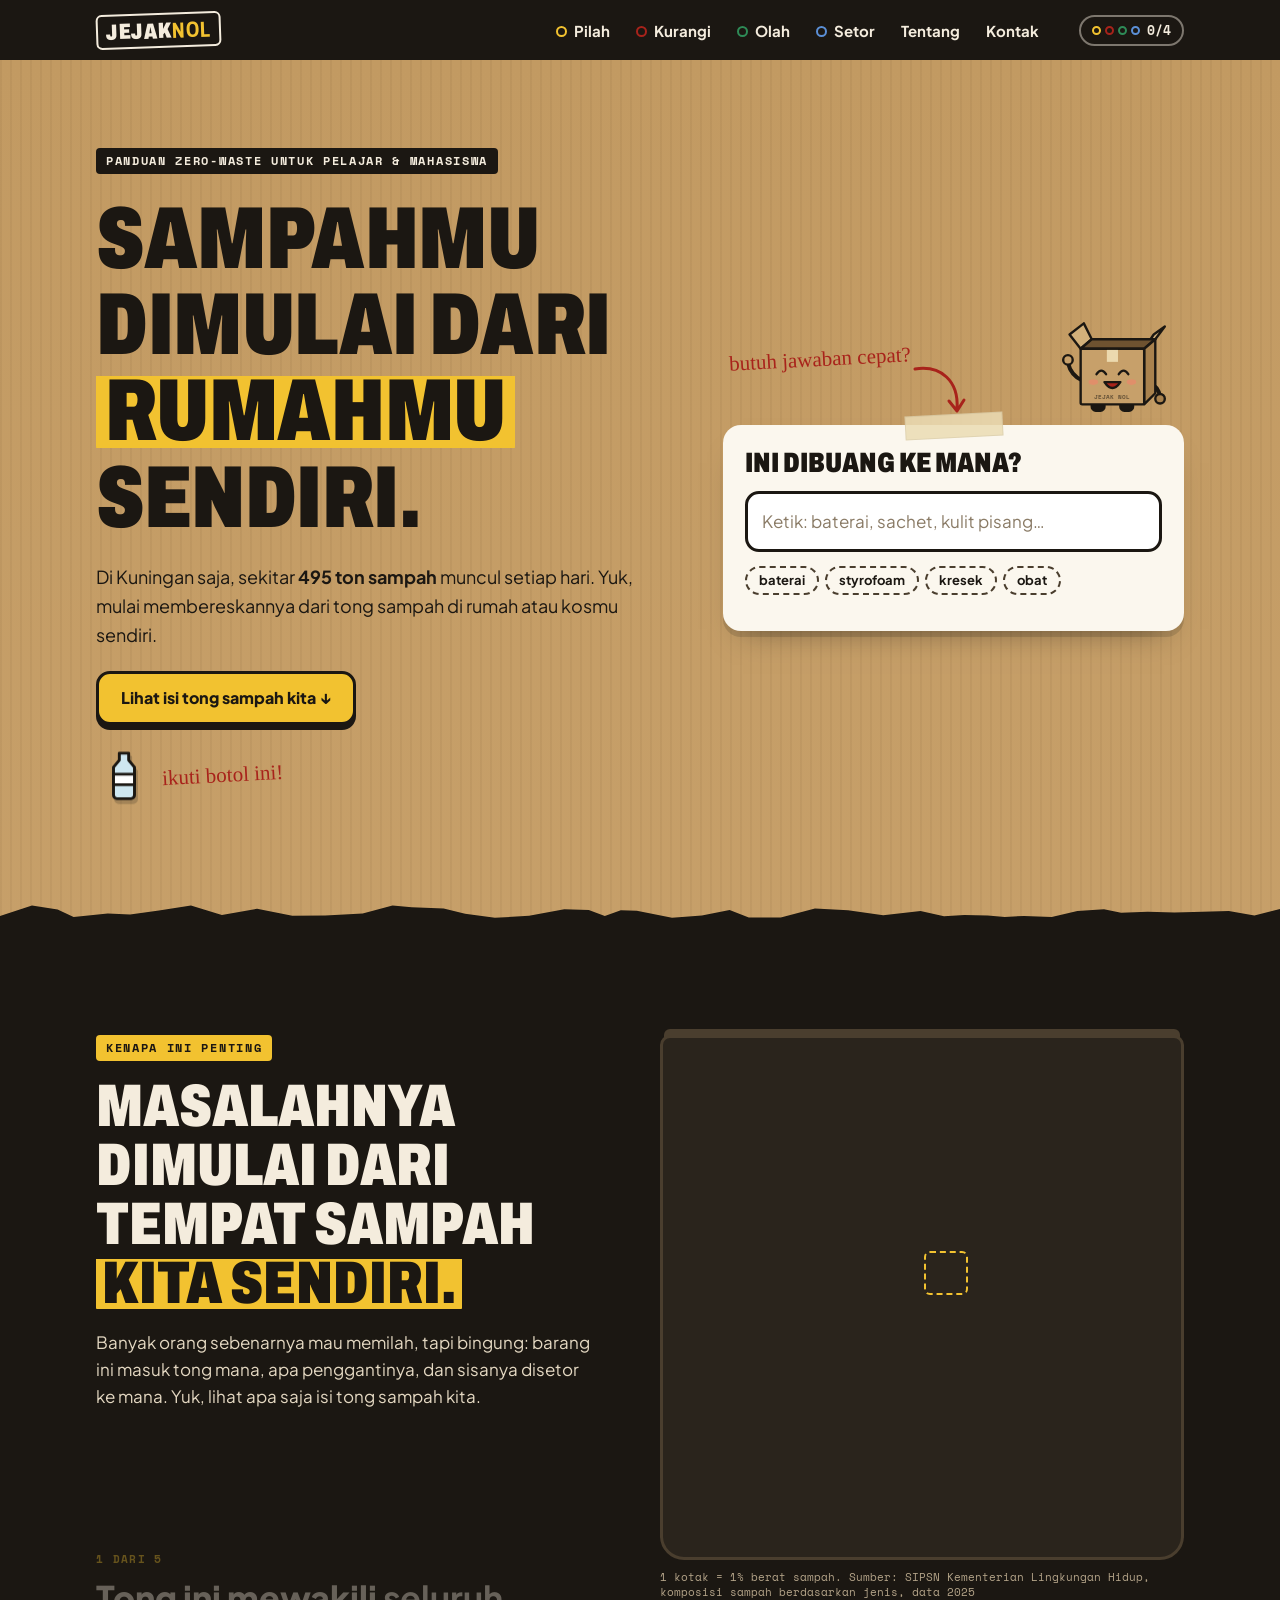
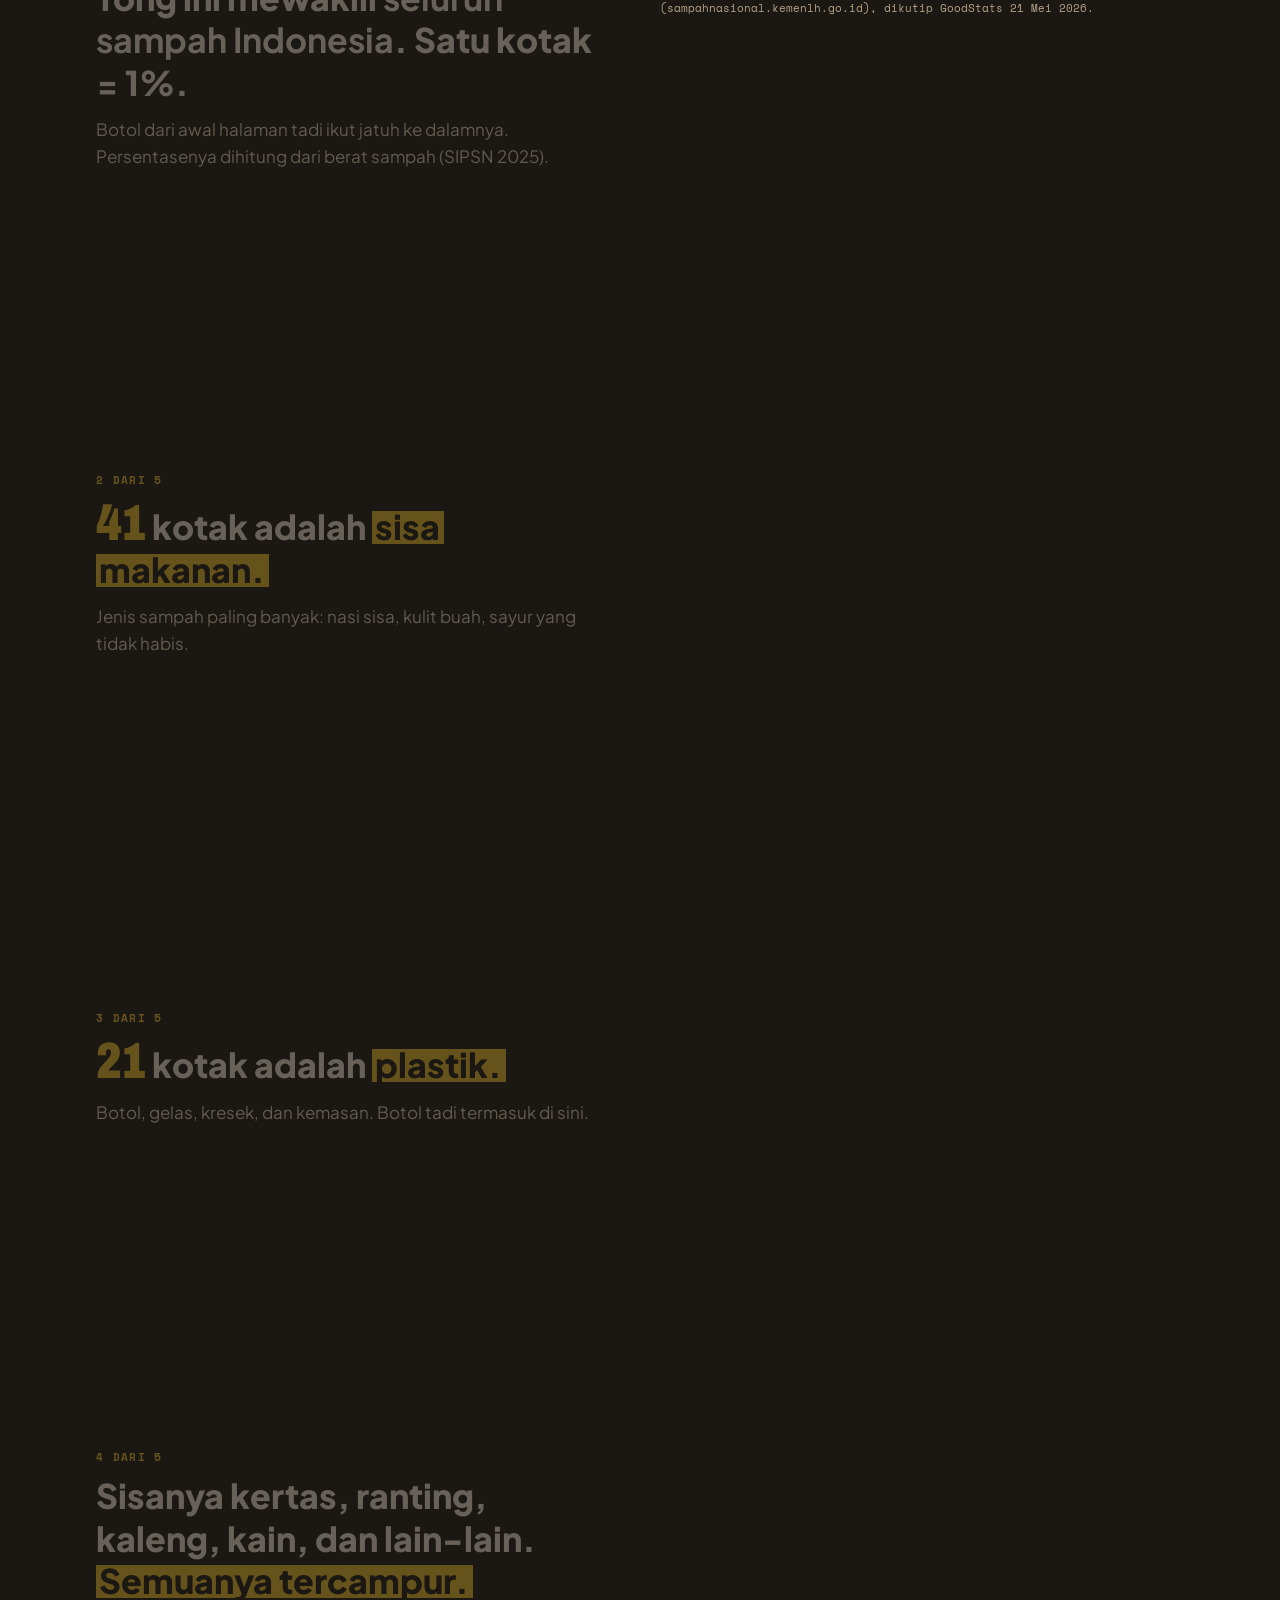
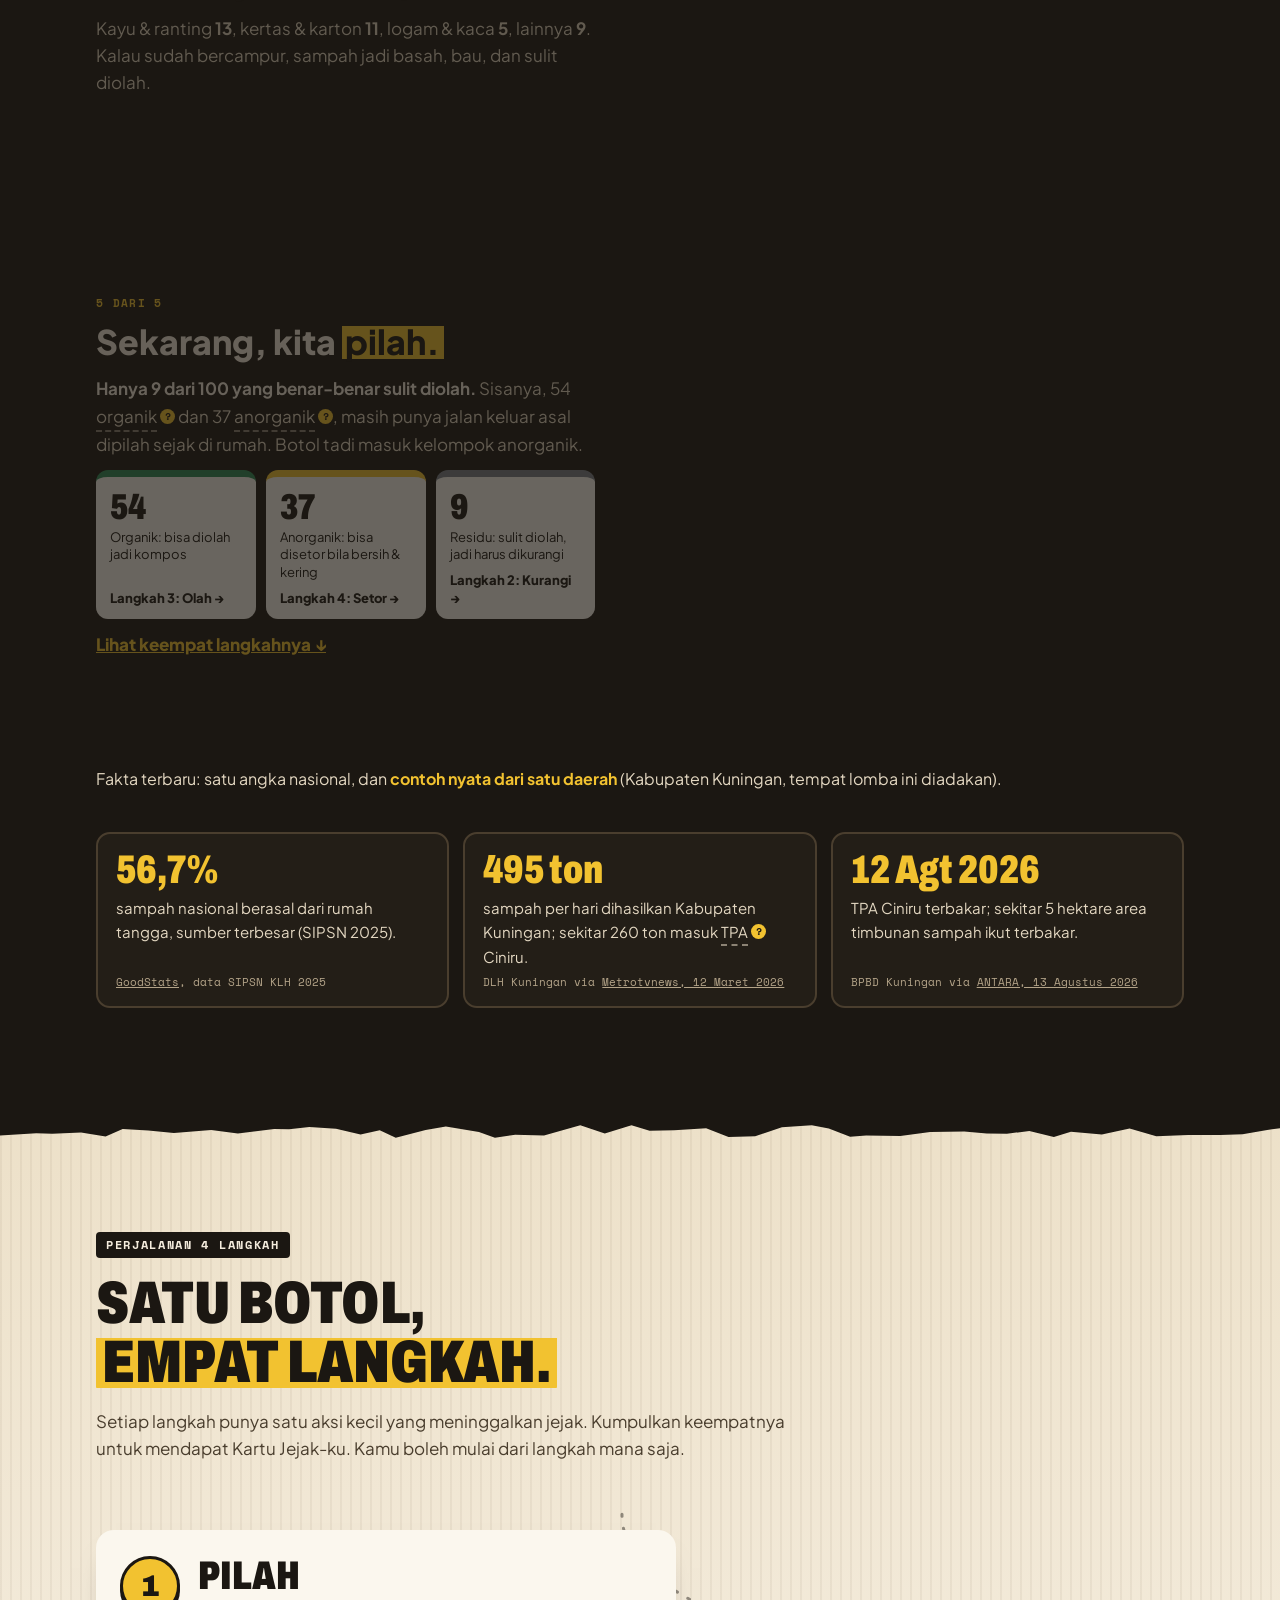
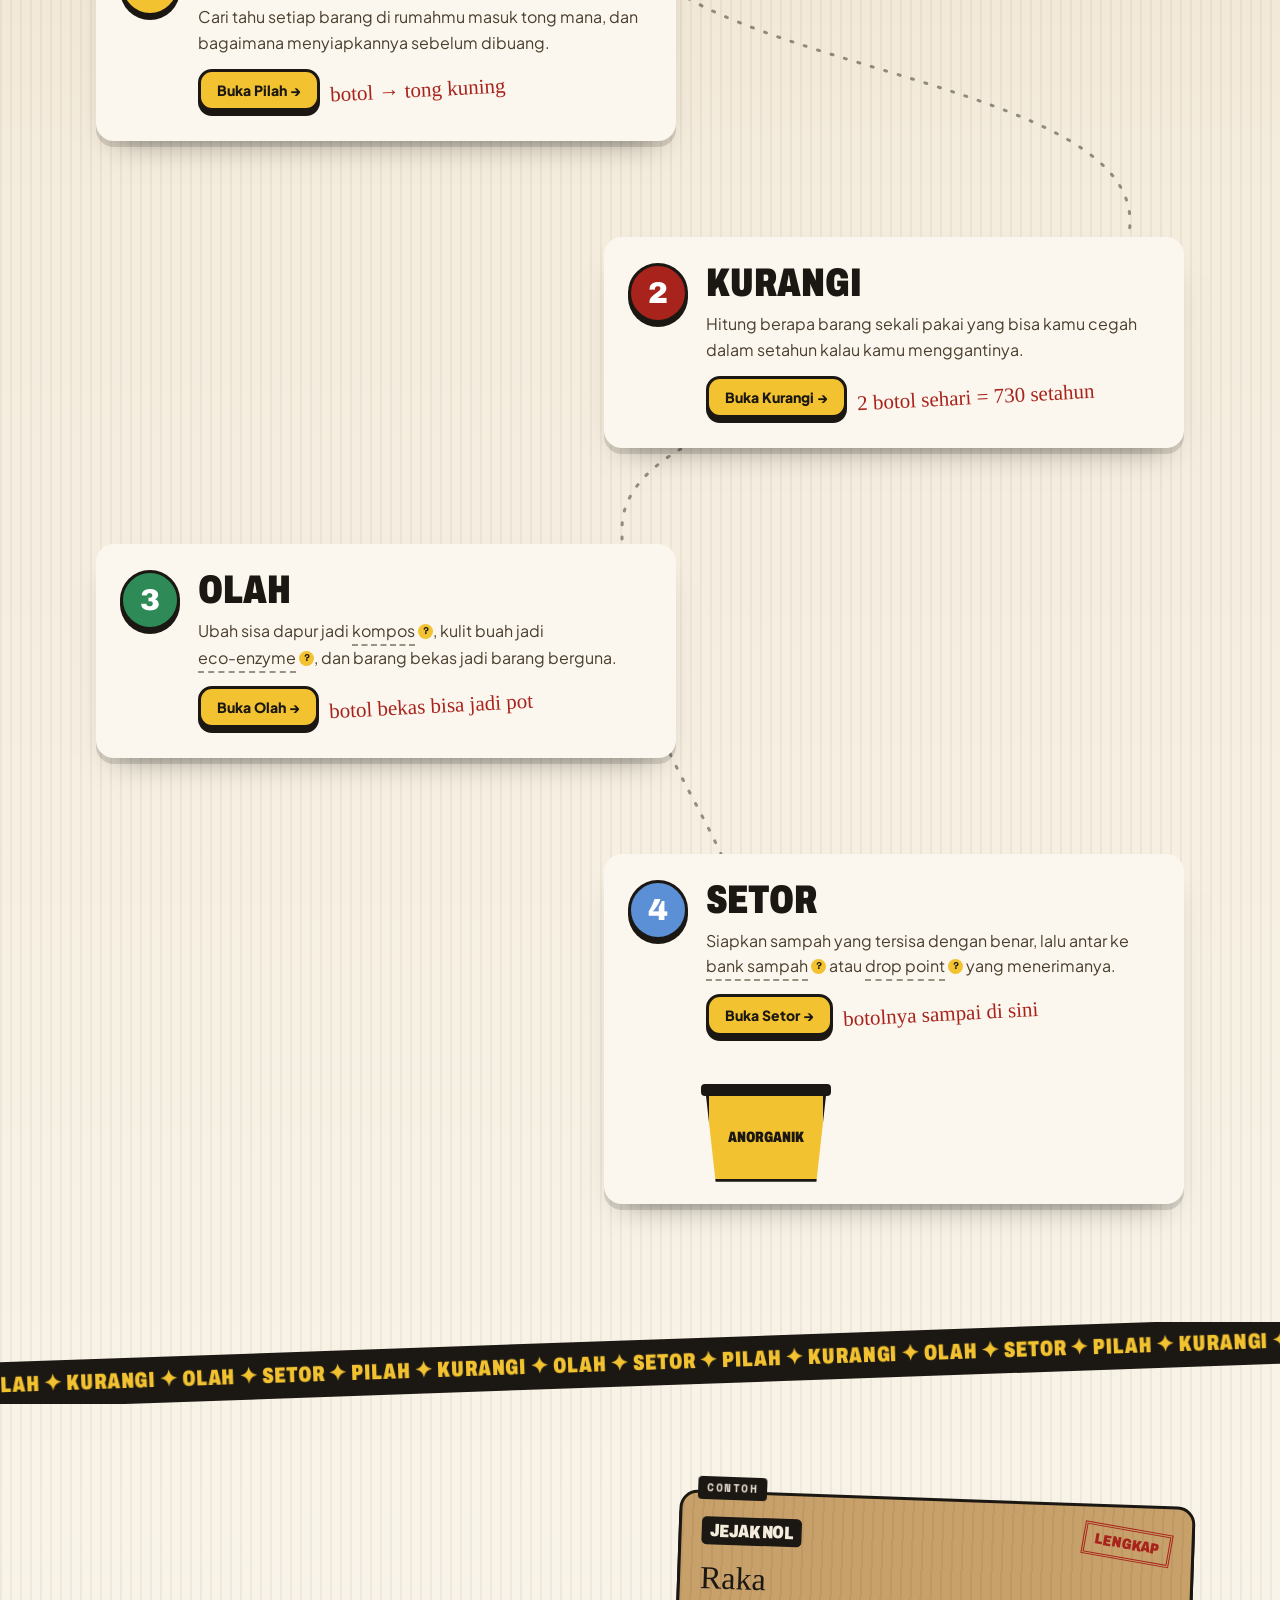
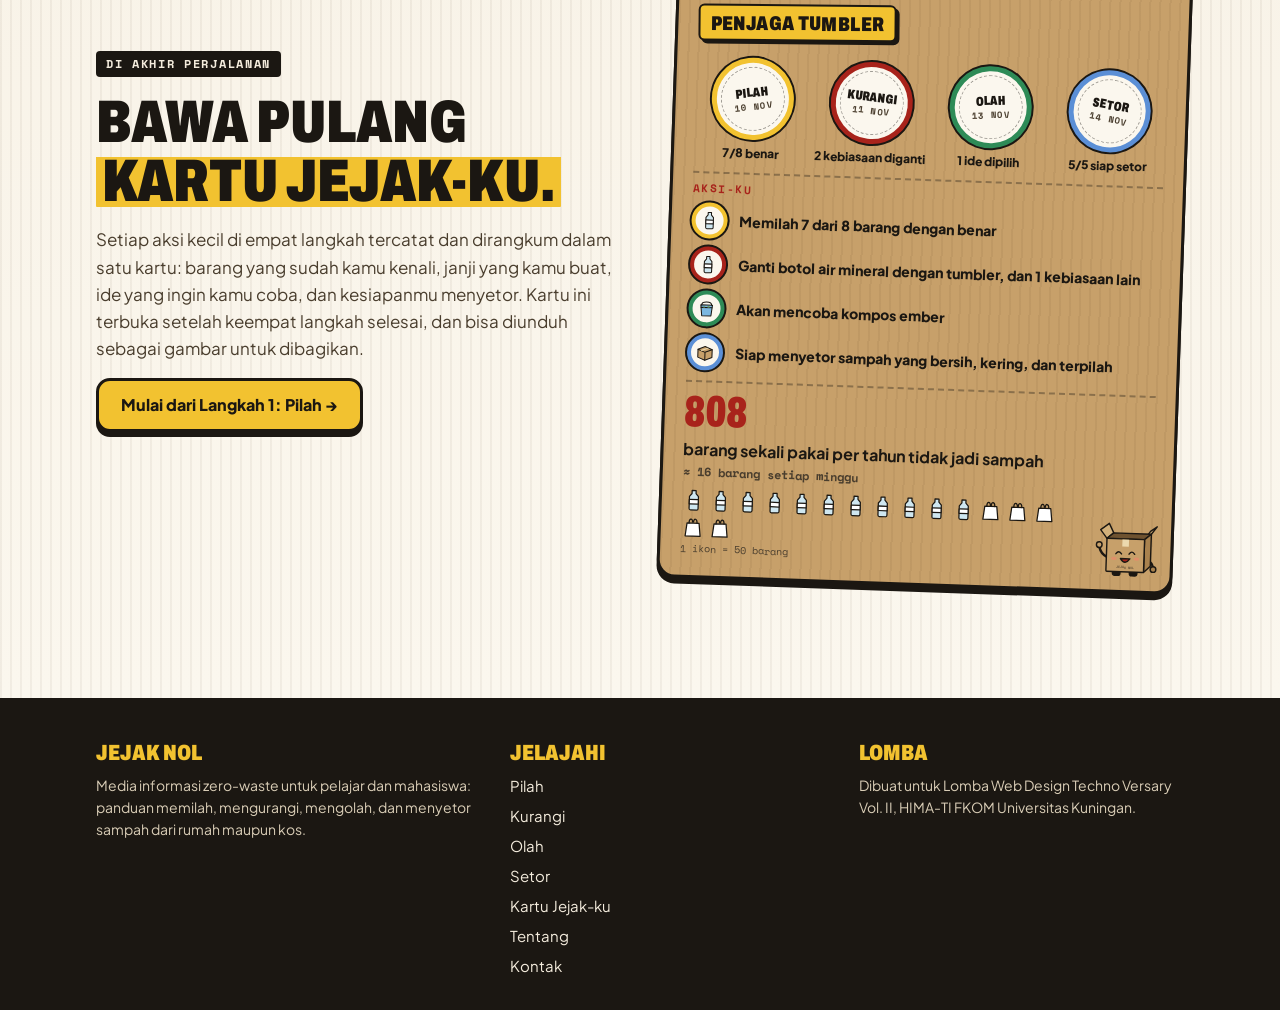
<file: index.html>
<!doctype html>
<html lang="id">

<head>
  <meta charset="utf-8">
  <meta name="viewport" content="width=device-width, initial-scale=1, viewport-fit=cover">
  <title>Jejak Nol · Panduan zero-waste dari rumah</title>
  <meta name="description"
    content="Jejak Nol membantu pelajar dan mahasiswa memilah, mengurangi, mengolah, dan menyetor sampah dari rumah maupun kos dalam empat langkah.">
  <meta name="theme-color" content="#1B1712">
  <link rel="icon" href="assets/favicon.svg" type="image/svg+xml">
  <link rel="preconnect" href="https://fonts.googleapis.com">
  <link rel="preconnect" href="https://fonts.gstatic.com" crossorigin>
  <link rel="stylesheet"
    href="https://fonts.googleapis.com/css2?family=Archivo:wdth,wght@62..125,500..900&family=Plus+Jakarta+Sans:wght@400;600;800&family=Space+Mono:wght@400;700&family=Permanent+Marker&display=swap">
  <link rel="stylesheet" href="assets/css/gaya.css">
  <script src="assets/js/data.js" defer></script>
  <script src="assets/js/umum.js" defer></script>
  <script src="assets/js/beranda.js" defer></script>
</head>

<body>
  <a class="lewati" href="#utama">Lewati ke isi</a>
  <header class="atas">
    <div class="isi">
      <a class="logo" href="index.html" aria-label="Jejak Nol, ke Beranda">Jejak<b>Nol</b></a>
      <button class="tombol-menu" id="tombol-menu" aria-expanded="false" aria-controls="menu">Menu</button>
      <nav class="menu" id="menu" aria-label="Menu utama">
        <a class="titik" style="--w:var(--anorganik)" href="pilah.html">Pilah</a>
        <a class="titik" style="--w:var(--stempel)" href="kurangi.html">Kurangi</a>
        <a class="titik" style="--w:var(--organik)" href="olah.html">Olah</a>
        <a class="titik" style="--w:var(--setor)" href="setor.html">Setor</a>
        <a href="tentang.html">Tentang</a>
        <a href="kontak.html">Kontak</a>
      </nav>
    </div>
  </header>

  <main class="jalur" id="utama">
    <div class="botol-jalan" id="botol-jalan" aria-hidden="true"></div>

    <!-- 1. Hero: jalur cepat (pencarian) dan ajakan memulai perjalanan -->
    <section class="bagian hero">
      <div class="isi">
        <div class="hero-teks">
          <span class="cap">Panduan zero-waste untuk pelajar &amp; mahasiswa</span>
          <h1>Sampahmu dimulai dari <mark class="stabilo">rumahmu</mark> sendiri.</h1>
          <p class="pengantar">Di Kuningan saja, sekitar <b>495 ton sampah</b> muncul setiap hari. Yuk, mulai
            membereskannya dari tong sampah di rumah atau kosmu sendiri.</p>
          <div class="aksi-hero">
            <a class="btn" href="#masalah">Lihat isi tong sampah kita ↓</a>
          </div>
          <span class="singgah-baris"><span class="singgah" data-singgah aria-hidden="true"></span><span
              class="coret">ikuti botol ini!</span></span>
        </div>
        <form class="cari kertas selotip" role="search">
          <div class="kardi-hero" data-kardi="lambai"></div>
          <div class="anotasi" aria-hidden="true"><span class="coret">butuh jawaban cepat?</span><svg
              viewBox="0 0 58 54">
              <path class="panah" pathLength="1" d="M4 6 C 30 2, 48 18, 46 46 M38 38 L46 48 L53 37" />
            </svg></div>
          <label for="input-cari">Ini dibuang ke mana?</label>
          <div class="baris"><input id="input-cari" type="search" placeholder="Ketik: baterai, sachet, kulit pisang…"
              autocomplete="off"></div>
          <div class="saran" aria-label="Contoh pencarian">
            <button type="button" data-cari="baterai">baterai</button><button type="button"
              data-cari="styrofoam">styrofoam</button><button type="button" data-cari="kresek">kresek</button><button
              type="button" data-cari="obat">obat</button>
          </div>
          <div class="hasil" aria-live="polite"></div>
        </form>
      </div>
    </section>

    <!-- 2. Masalah: scrollytelling. Tong menempel di samping (di HP: di atas), teks bergulir per tahap,
         dan setiap tahap mengubah isi tong. Angka diisi dari JN.KOMPOSISI (data-jml). -->
    <section class="bagian gelap" id="masalah" data-sobek
      data-pesan="Botol tadi cuma satu dari banyak. Ikuti terus, ya." data-eks="kaget">
      <div class="isi cerita">
        <div class="cerita-panggung" id="panggung" data-tahap="kosong">
          <div class="t100-tong">
            <div class="t100-grid" id="t100-grid" role="img" aria-label="Tong sampah kosong"></div>
          </div>
          <p class="t100-sumber" id="t100-sumber"></p>
        </div>
        <div class="cerita-teks">
          <div class="kepala-bagian">
            <span class="cap">Kenapa ini penting</span>
            <h2 class="judul-bagian">Masalahnya dimulai dari tempat sampah <mark class="stabilo">kita sendiri.</mark></h2>
            <p class="pengantar">Banyak orang sebenarnya mau memilah, tapi bingung: barang ini masuk tong mana, apa
              penggantinya, dan sisanya disetor ke mana. Yuk, lihat apa saja isi tong sampah kita.</p>
          </div>
          <div class="tahap" data-tahap="isi">
            <span class="label">1 dari 5</span>
            <p class="tahap-besar">Tong ini mewakili <b>seluruh sampah Indonesia</b>. Satu kotak = 1%.</p>
            <p>Botol dari awal halaman tadi ikut jatuh ke dalamnya. Persentasenya dihitung dari berat sampah (SIPSN 2025).</p>
          </div>
          <div class="tahap" data-tahap="makanan">
            <span class="label">2 dari 5</span>
            <p class="tahap-besar"><b class="angka" data-jml="makanan">41</b> kotak adalah <mark class="stabilo">sisa makanan.</mark></p>
            <p>Jenis sampah paling banyak: nasi sisa, kulit buah, sayur yang tidak habis.</p>
          </div>
          <div class="tahap" data-tahap="plastik">
            <span class="label">3 dari 5</span>
            <p class="tahap-besar"><b class="angka" data-jml="plastik">21</b> kotak adalah <mark class="stabilo">plastik.</mark></p>
            <p>Botol, gelas, kresek, dan kemasan. Botol tadi termasuk di sini.</p>
          </div>
          <div class="tahap" data-tahap="lain">
            <span class="label">4 dari 5</span>
            <p class="tahap-besar">Sisanya kertas, ranting, kaleng, kain, dan lain-lain. <mark class="stabilo">Semuanya tercampur.</mark></p>
            <p>Kayu &amp; ranting <b data-jml="daun">13</b>, kertas &amp; karton <b data-jml="kertas">11</b>, logam &amp; kaca
              <b data-jml="logam">5</b>, lainnya <b data-jml="lainnya">9</b>. Kalau sudah bercampur, sampah jadi basah, bau, dan sulit diolah.</p>
          </div>
          <div class="tahap" data-tahap="pilah">
            <span class="label">5 dari 5</span>
            <p class="tahap-besar">Sekarang, kita <mark class="stabilo">pilah.</mark></p>
            <p id="t100-pesan"></p>
            <div class="t100-kelompok" id="t100-kelompok"></div>
            <p><a class="tautan-tahap" href="#jalan">Lihat keempat langkahnya ↓</a></p>
          </div>
        </div>
      </div>
      <div class="isi">
        <p class="fakta-pengantar">Fakta terbaru: satu angka nasional, dan <b>contoh nyata dari satu daerah</b> (Kabupaten Kuningan, tempat lomba ini diadakan).</p>
        <div class="fakta-lokal" aria-label="Fakta sampah terbaru">
          <div><strong>56,7%</strong><span>sampah nasional berasal dari rumah tangga, sumber terbesar (SIPSN 2025).</span>
            <small><a href="https://goodstats.id/article/persentase-sumber-sampah-indonesia-2025-rumah-tangga-dominasi-timbulan-nasional-GR9A5" target="_blank" rel="noopener">GoodStats</a>, data SIPSN KLH 2025</small></div>
          <div><strong>495 ton</strong><span>sampah per hari dihasilkan Kabupaten Kuningan; sekitar 260 ton masuk TPA Ciniru.</span>
            <small>DLH Kuningan via <a href="https://www.metrotvnews.com/read/bVDCPjAP-dlh-kuningan-siapkan-tpst-pengganti-tpa-ciniru" target="_blank" rel="noopener">Metrotvnews, 12 Maret 2026</a></small></div>
          <div><strong>12 Agt 2026</strong><span>TPA Ciniru terbakar; sekitar 5 hektare area timbunan sampah ikut terbakar.</span>
            <small>BPBD Kuningan via <a href="https://www.antaranews.com/berita/5693389/bpbd-kuningan-200-personel-masih-tangani-kebakaran-tpsa-ciniru" target="_blank" rel="noopener">ANTARA, 13 Agustus 2026</a></small></div>
        </div>
      </div>
    </section>

    <!-- 3. Jalan empat langkah: satu jalur, botol berjalan di atasnya -->
    <section class="bagian" id="jalan" data-pesan="Empat langkah, empat jejak. Yuk mulai!">
      <div class="isi">
        <div class="kepala-bagian">
          <span class="cap">Perjalanan 4 langkah</span>
          <h2 class="judul-bagian">Satu botol, <mark class="stabilo">empat langkah.</mark></h2>
          <p class="pengantar">Setiap langkah punya satu aksi kecil yang meninggalkan jejak. Kumpulkan keempatnya untuk
            mendapat Kartu Jejak-ku. Kamu boleh mulai dari langkah mana saja.</p>
        </div>
        <div class="jalan" id="jalan-isi">
          <svg class="jalan-garis" aria-hidden="true">
            <path id="garis-jalan" />
          </svg>

          <article class="henti kertas" style="--w:var(--anorganik)">
            <span class="singgah" data-singgah aria-hidden="true"></span>
            <span class="bulat" aria-hidden="true">1</span>
            <h3>Pilah</h3>
            <p>Cari tahu setiap barang di rumahmu masuk tong mana, dan bagaimana menyiapkannya sebelum dibuang.</p>
            <div class="aksi"><a class="btn kecil" href="pilah.html">Buka Pilah →</a><span class="coret">botol → tong
                kuning</span></div>
          </article>

          <article class="henti kertas kanan putih-teks" style="--w:var(--stempel)">
            <span class="singgah" data-singgah aria-hidden="true"></span>
            <span class="bulat" aria-hidden="true">2</span>
            <h3>Kurangi</h3>
            <p>Hitung berapa barang sekali pakai yang bisa kamu cegah dalam setahun kalau kamu menggantinya.</p>
            <div class="aksi"><a class="btn kecil" href="kurangi.html">Buka Kurangi →</a><span class="coret">2 botol
                sehari = 730 setahun</span></div>
          </article>

          <article class="henti kertas putih-teks" style="--w:var(--organik)">
            <span class="singgah" data-singgah aria-hidden="true"></span>
            <span class="bulat" aria-hidden="true">3</span>
            <h3>Olah</h3>
            <p>Ubah sisa dapur jadi kompos, kulit buah jadi eco-enzyme, dan barang bekas jadi barang berguna.</p>
            <div class="aksi"><a class="btn kecil" href="olah.html">Buka Olah →</a><span class="coret">botol bekas bisa
                jadi pot</span></div>
          </article>

          <article class="henti kertas kanan putih-teks" style="--w:var(--setor)">
            <span class="bulat" aria-hidden="true">4</span>
            <h3>Setor</h3>
            <p>Siapkan sampah yang tersisa dengan benar, lalu antar ke bank sampah atau drop point yang menerimanya.</p>
            <div class="aksi"><a class="btn kecil" href="setor.html">Buka Setor →</a><span class="coret">botolnya sampai
                di sini</span></div>
            <div class="tong-mini" id="tong-mini" aria-hidden="true">
              <span class="singgah" data-singgah></span><span class="botol-dalam" id="botol-dalam"></span>
              <div class="bibir"></div>
              <div class="badan">Anorganik</div>
            </div>
          </article>
        </div>
      </div>
    </section>

    <div class="pita-wadah" aria-hidden="true">
      <div class="pita"><span data-pita>Pilah ✦ Kurangi ✦ Olah ✦ Setor ✦ Pilah ✦ Kurangi ✦ Olah ✦ Setor ✦ Pilah ✦
          Kurangi ✦ Olah ✦ Setor ✦ Pilah ✦ Kurangi ✦ Olah ✦ Setor ✦</span></div>
    </div>

    <!-- 4. Hasil akhir -->
    <section class="bagian" id="hasil" data-pesan="Kartu ini bisa kamu bagikan ke teman." data-eks="senang">
      <div class="isi hasil-akhir">
        <div class="kepala-bagian" style="margin:0">
          <span class="cap">Di akhir perjalanan</span>
          <h2 class="judul-bagian">Bawa pulang <mark class="stabilo">Kartu Jejak-ku.</mark></h2>
          <p class="pengantar">Setiap aksi kecil di empat langkah tercatat dan dirangkum dalam satu kartu: barang yang
            sudah kamu kenali, janji yang kamu buat, ide yang ingin kamu coba, dan kesiapanmu menyetor. Kartu ini
            terbuka setelah keempat langkah selesai, dan bisa diunduh sebagai gambar untuk dibagikan.</p>
          <a class="btn" href="pilah.html" data-lanjut>Mulai dari Langkah 1: Pilah →</a>
        </div>
        <div class="contoh-kartu">
          <div data-kartu-contoh></div>
        </div>
      </div>
    </section>
  </main>

  <footer>
    <div class="isi">
      <section>
        <h2>Jejak Nol</h2>
        <p>Media informasi zero-waste untuk pelajar dan mahasiswa: panduan memilah, mengurangi, mengolah, dan menyetor
          sampah dari rumah maupun kos.</p>
      </section>
      <section>
        <h2>Jelajahi</h2>
        <ul>
          <li><a href="pilah.html">Pilah</a></li>
          <li><a href="kurangi.html">Kurangi</a></li>
          <li><a href="olah.html">Olah</a></li>
          <li><a href="setor.html">Setor</a></li>
          <li><a href="kartu.html">Kartu Jejak-ku</a></li>
          <li><a href="tentang.html">Tentang</a></li>
          <li><a href="kontak.html">Kontak</a></li>
        </ul>
      </section>
      <section>
        <h2>Lomba</h2>
        <p>Dibuat untuk Lomba Web Design Techno Versary Vol. II, HIMA-TI FKOM Universitas Kuningan.</p>
      </section>
    </div>
  </footer>
</body>

</html>
</file>
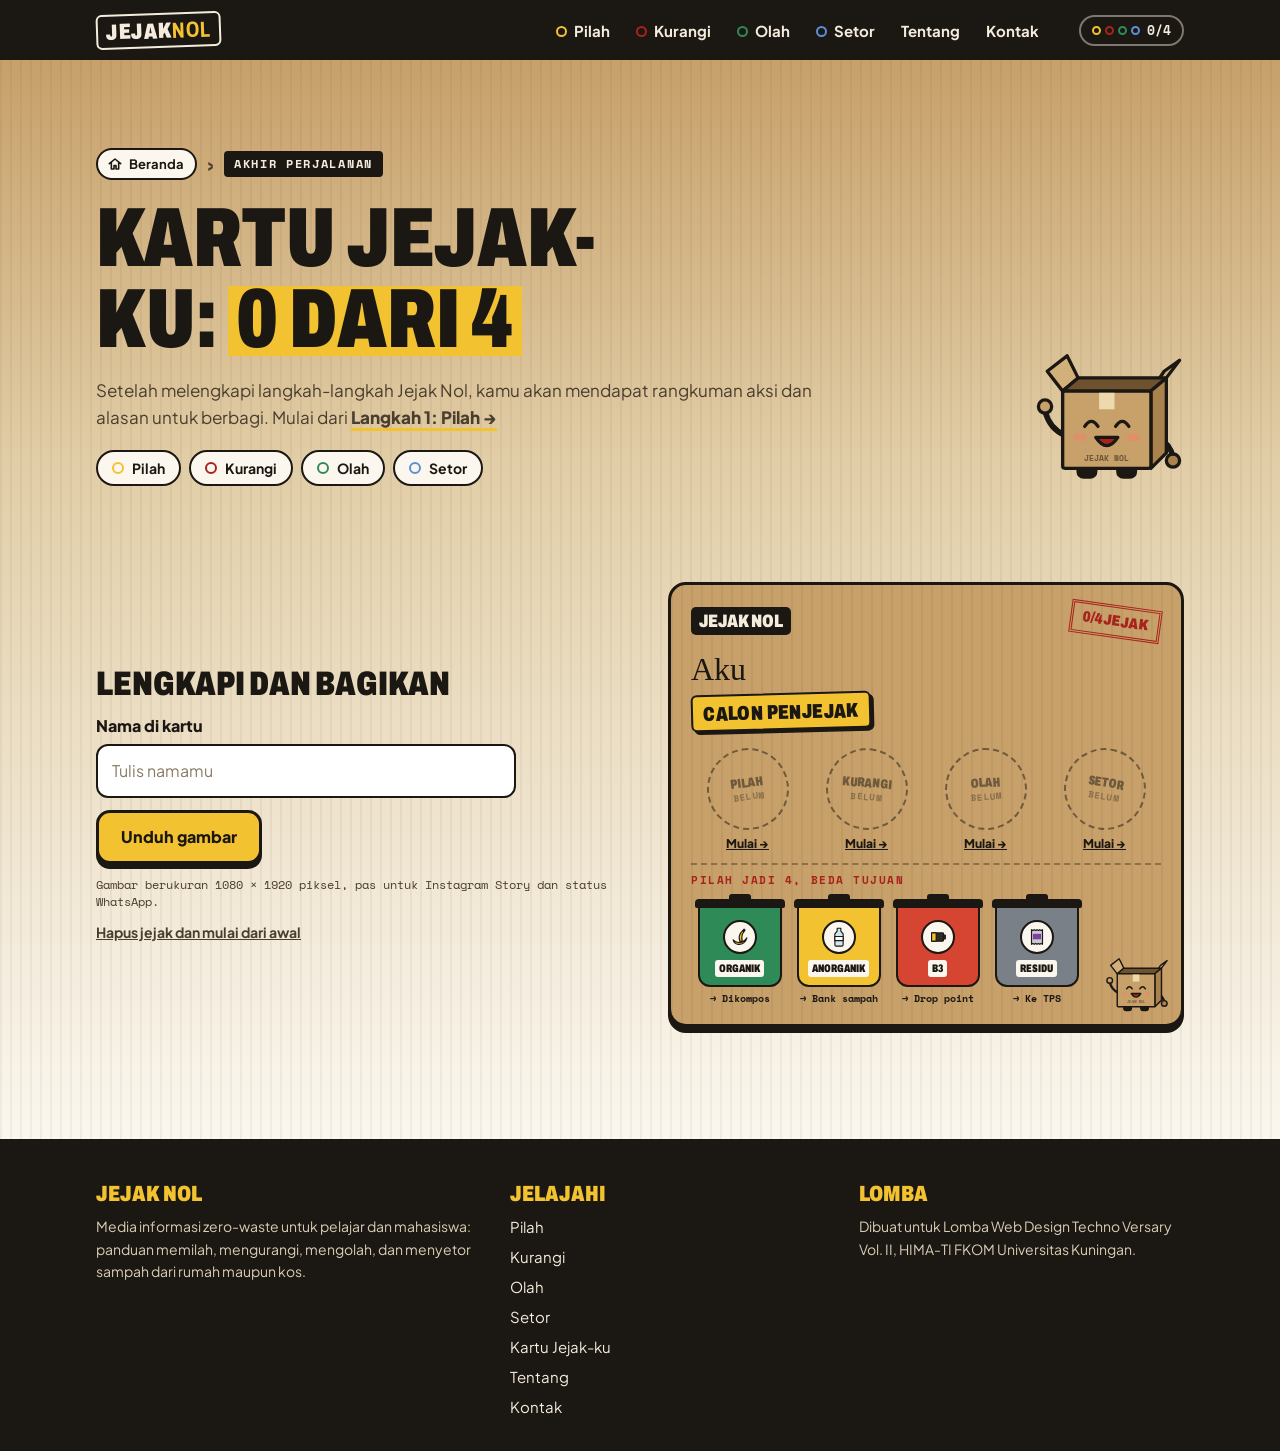
<file: kartu.html>
<!doctype html>
<html lang="id">
<head>
<meta charset="utf-8">
<meta name="viewport" content="width=device-width, initial-scale=1, viewport-fit=cover">
<title>Kartu Jejak-ku · Jejak Nol</title>
<meta name="description" content="Rangkuman empat langkah Jejak Nol yang sudah kamu lakukan, siap diunduh dan dibagikan.">
<meta name="theme-color" content="#1B1712">
<link rel="icon" href="assets/favicon.svg" type="image/svg+xml">
<link rel="preconnect" href="https://fonts.googleapis.com">
<link rel="preconnect" href="https://fonts.gstatic.com" crossorigin>
<link rel="stylesheet" href="https://fonts.googleapis.com/css2?family=Archivo:wdth,wght@62..125,500..900&family=Plus+Jakarta+Sans:wght@400;600;800&family=Space+Mono:wght@400;700&family=Permanent+Marker&display=swap">
<link rel="stylesheet" href="assets/css/gaya.css">
<script src="assets/js/data.js" defer></script>
<script src="assets/js/umum.js" defer></script>
<script src="assets/js/kartu.js" defer></script>
</head>
<body>
<a class="lewati" href="#utama">Lewati ke isi</a>
<header class="atas">
  <div class="isi">
    <a class="logo" href="index.html" aria-label="Jejak Nol, ke Beranda">Jejak<b>Nol</b></a>
    <button class="tombol-menu" id="tombol-menu" aria-expanded="false" aria-controls="menu">Menu</button>
    <nav class="menu" id="menu" aria-label="Menu utama">
      <a class="titik" style="--w:var(--anorganik)" href="pilah.html">Pilah</a>
      <a class="titik" style="--w:var(--stempel)" href="kurangi.html">Kurangi</a>
      <a class="titik" style="--w:var(--organik)" href="olah.html">Olah</a>
      <a class="titik" style="--w:var(--setor)" href="setor.html">Setor</a>
      <a href="tentang.html">Tentang</a>
      <a href="kontak.html">Kontak</a>
    </nav>
  </div>
</header>

<main class="jalur pendek" id="utama">
  <section class="halaman-kepala">
    <div class="isi">
      <div class="teks">
        <nav class="remah" aria-label="Posisi halaman"><a href="index.html"><svg class="ikon-rumah" viewBox="0 0 24 24" aria-hidden="true"><path d="M3.5 11.5 12 4.5l8.5 7M6.5 9.5V19.5h4v-5h3v5h4V9.5"/></svg><span>Beranda</span></a><span class="remah-sep" aria-hidden="true">›</span><span class="cap" aria-current="page">Akhir perjalanan</span></nav>
        <h1 class="judul-halaman" id="judul-kartu">Kartu Jejak-ku</h1>
        <p class="pengantar" id="teks-kartu"></p>
        <nav class="langkah-nav" aria-label="Empat langkah">
          <a style="--w:var(--anorganik)" href="pilah.html">Pilah</a><a style="--w:var(--stempel)" href="kurangi.html">Kurangi</a><a style="--w:var(--organik)" href="olah.html">Olah</a><a style="--w:var(--setor)" href="setor.html">Setor</a>
        </nav>
      </div>
      <div class="kardi-kepala" data-kardi="lambai"></div>
    </div>
  </section>

  <section class="bagian" style="padding-top:0" data-pesan="Unduh kartunya, lalu bagikan ke temanmu!" data-eks="senang">
    <div class="isi hasil-akhir">
      <div class="selesai-kepala">
        <h2 class="subjudul">Lengkapi dan bagikan</h2>
        <div class="medan" style="width:100%;max-width:420px">
          <label for="nama-jejak">Nama di kartu</label>
          <input id="nama-jejak" placeholder="Tulis namamu" maxlength="24" autocomplete="name">
        </div>
        <div class="ringkas-lanjut">
          <button type="button" class="btn" id="unduh-kartu">Unduh gambar</button>
          <button type="button" class="btn putih" id="bagikan-kartu" hidden>Bagikan</button>
        </div>
        <p class="keterangan" id="info-unduh" aria-live="polite">Gambar berukuran 1080 × 1920 piksel, pas untuk Instagram Story dan status WhatsApp.</p>
        <button type="button" class="tombol-teks" id="hapus-jejak">Hapus jejak dan mulai dari awal</button>
      </div>
      <div data-kartu-jejak></div>
    </div>
  </section>
</main>

<footer>
  <div class="isi">
    <section><h2>Jejak Nol</h2><p>Media informasi zero-waste untuk pelajar dan mahasiswa: panduan memilah, mengurangi, mengolah, dan menyetor sampah dari rumah maupun kos.</p></section>
    <section><h2>Jelajahi</h2><ul><li><a href="pilah.html">Pilah</a></li><li><a href="kurangi.html">Kurangi</a></li><li><a href="olah.html">Olah</a></li><li><a href="setor.html">Setor</a></li><li><a href="kartu.html">Kartu Jejak-ku</a></li><li><a href="tentang.html">Tentang</a></li><li><a href="kontak.html">Kontak</a></li></ul></section>
    <section><h2>Lomba</h2><p>Dibuat untuk Lomba Web Design Techno Versary Vol. II, HIMA-TI FKOM Universitas Kuningan.</p></section>
  </div>
</footer>
</body>
</html>
</file>
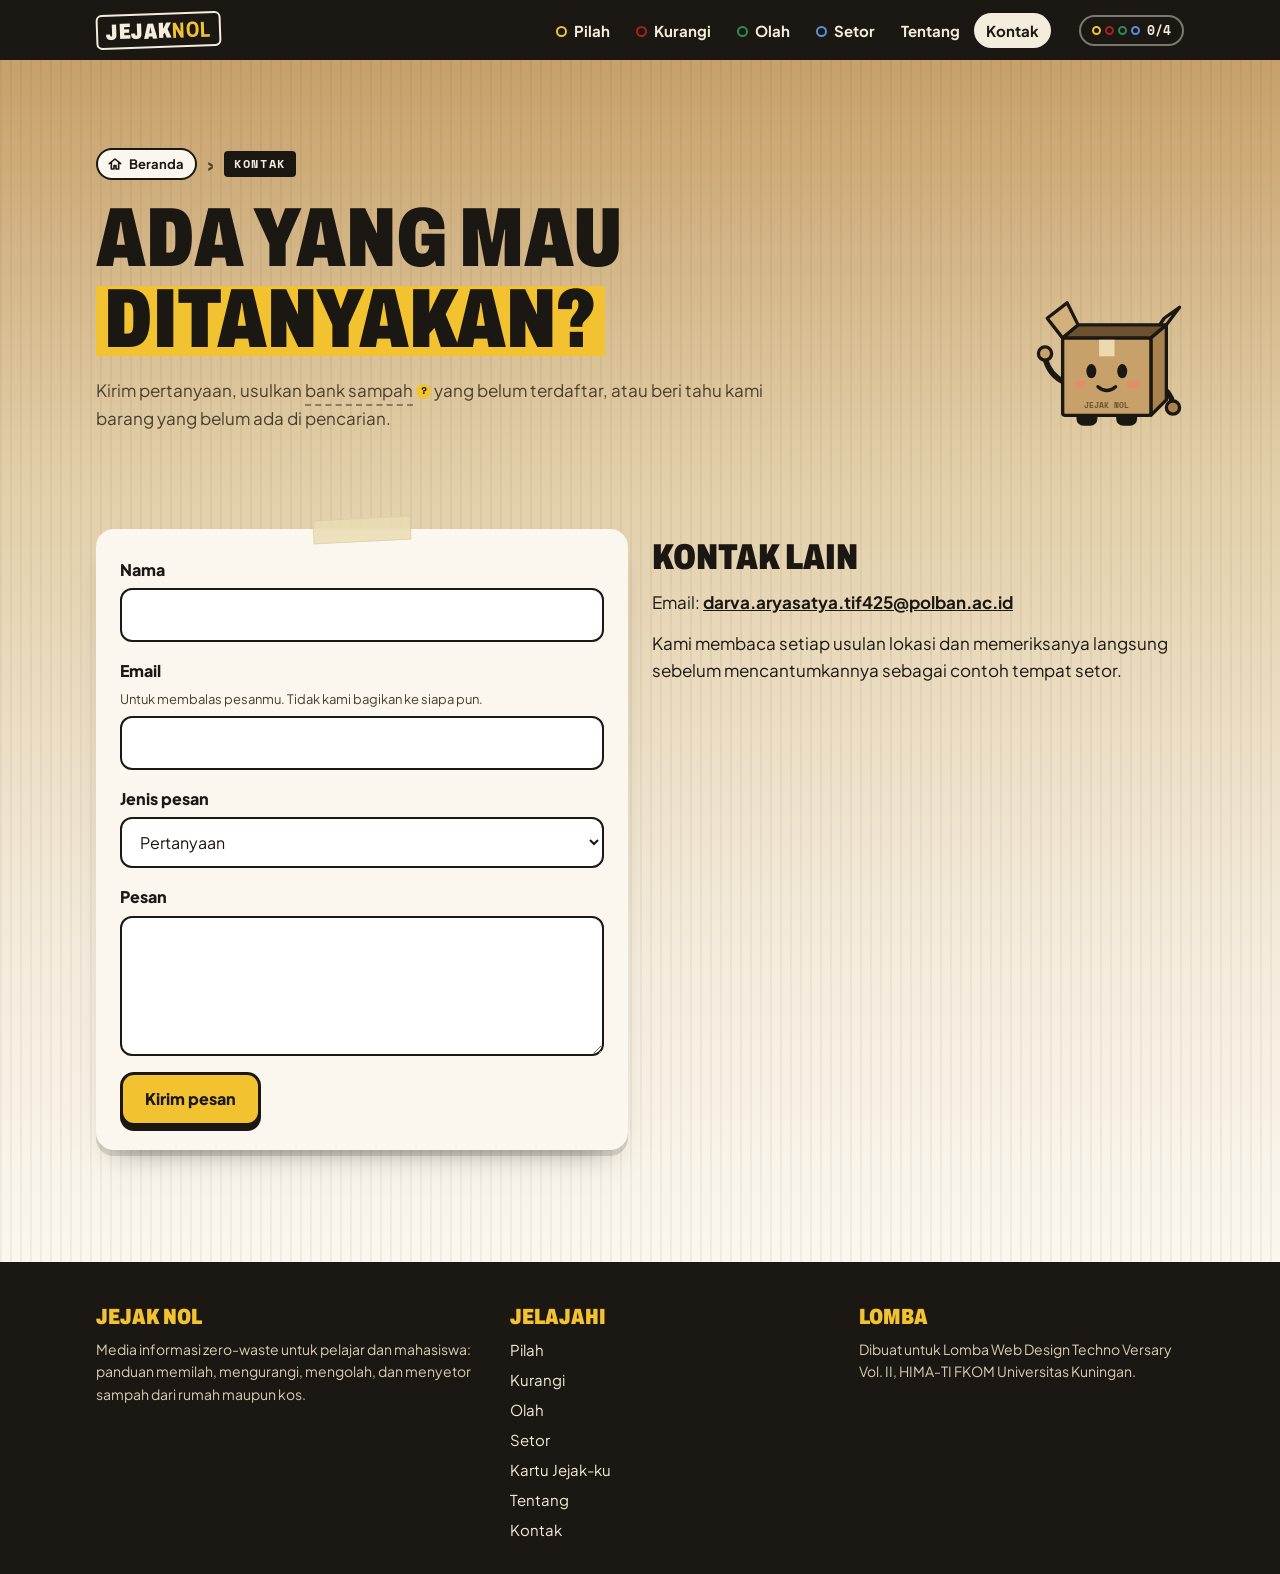
<file: kontak.html>
<!doctype html>
<html lang="id">
<head>
<meta charset="utf-8">
<meta name="viewport" content="width=device-width, initial-scale=1, viewport-fit=cover">
<title>Kontak · Jejak Nol</title>
<meta name="description" content="Kirim pertanyaan, usulkan lokasi tempat setor sampah di daerahmu, atau usulkan barang yang belum ada di daftar Jejak Nol.">
<meta name="theme-color" content="#1B1712">
<link rel="icon" href="assets/favicon.svg" type="image/svg+xml">
<link rel="preconnect" href="https://fonts.googleapis.com">
<link rel="preconnect" href="https://fonts.gstatic.com" crossorigin>
<link rel="stylesheet" href="https://fonts.googleapis.com/css2?family=Archivo:wdth,wght@62..125,500..900&family=Plus+Jakarta+Sans:wght@400;600;800&family=Space+Mono:wght@400;700&family=Permanent+Marker&display=swap">
<link rel="stylesheet" href="assets/css/gaya.css">
<script src="assets/js/data.js" defer></script>
<script src="assets/js/umum.js" defer></script>
<script src="assets/js/kontak.js" defer></script>
</head>
<body>
<a class="lewati" href="#utama">Lewati ke isi</a>
<header class="atas">
  <div class="isi">
    <a class="logo" href="index.html" aria-label="Jejak Nol, ke Beranda">Jejak<b>Nol</b></a>
    <button class="tombol-menu" id="tombol-menu" aria-expanded="false" aria-controls="menu">Menu</button>
    <nav class="menu" id="menu" aria-label="Menu utama">
      <a class="titik" style="--w:var(--anorganik)" href="pilah.html">Pilah</a>
      <a class="titik" style="--w:var(--stempel)" href="kurangi.html">Kurangi</a>
      <a class="titik" style="--w:var(--organik)" href="olah.html">Olah</a>
      <a class="titik" style="--w:var(--setor)" href="setor.html">Setor</a>
      <a href="tentang.html">Tentang</a>
      <a href="kontak.html" aria-current="page">Kontak</a>
    </nav>
  </div>
</header>

<main class="jalur pendek" id="utama">
  <section class="halaman-kepala">
    <div class="isi">
      <div class="teks">
        <nav class="remah" aria-label="Posisi halaman"><a href="index.html"><svg class="ikon-rumah" viewBox="0 0 24 24" aria-hidden="true"><path d="M3.5 11.5 12 4.5l8.5 7M6.5 9.5V19.5h4v-5h3v5h4V9.5"/></svg><span>Beranda</span></a><span class="remah-sep" aria-hidden="true">›</span><span class="cap" aria-current="page">Kontak</span></nav>
        <h1 class="judul-halaman">Ada yang mau <mark class="stabilo">ditanyakan?</mark></h1>
        <p class="pengantar">Kirim pertanyaan, usulkan bank sampah yang belum terdaftar, atau beri tahu kami barang yang belum ada di pencarian.</p>
      </div>
      <div class="kardi-kepala" data-kardi="lambai"></div>
    </div>
  </section>

  <section class="bagian" style="padding-top:0" data-pesan="Tulis saja, aku bacakan ke tim.">
    <div class="isi dua-kolom">
      <form class="form-kontak kertas selotip" id="form-kontak" novalidate data-endpoint="https://formspree.io/f/xgakkoyj">
        <div class="medan">
          <label for="nama">Nama</label>
          <input id="nama" name="nama" autocomplete="name" required aria-describedby="g-nama">
          <span class="galat" id="g-nama" hidden></span>
        </div>
        <div class="medan">
          <label for="email">Email</label>
          <span class="bantu" id="b-email">Untuk membalas pesanmu. Tidak kami bagikan ke siapa pun.</span>
          <input id="email" name="email" type="email" autocomplete="email" required aria-describedby="b-email g-email">
          <span class="galat" id="g-email" hidden></span>
        </div>
        <div class="medan">
          <label for="jenis">Jenis pesan</label>
          <select id="jenis" name="jenis">
            <option value="pertanyaan">Pertanyaan</option>
            <option value="lokasi">Usulkan lokasi setor</option>
            <option value="barang">Usulkan barang untuk pencarian</option>
            <option value="lainnya">Lainnya</option>
          </select>
        </div>
        <div id="medan-lokasi" hidden style="display:flex;flex-direction:column;gap:16px">
          <div class="medan">
            <label for="nama-lokasi">Nama tempat</label>
            <input id="nama-lokasi" name="nama_lokasi" placeholder="mis. Bank Sampah …" aria-describedby="g-nama-lokasi">
            <span class="galat" id="g-nama-lokasi" hidden></span>
          </div>
          <div class="medan">
            <label for="alamat">Alamat atau patokan</label>
            <input id="alamat" name="alamat" placeholder="Kecamatan, jalan, atau patokan terdekat">
          </div>
        </div>
        <div class="medan">
          <label for="pesan">Pesan</label>
          <textarea id="pesan" name="pesan" required aria-describedby="g-pesan"></textarea>
          <span class="galat" id="g-pesan" hidden></span>
        </div>
        <div><button class="btn" type="submit">Kirim pesan</button></div>
      </form>
      <div class="terkirim kertas" id="terkirim" hidden tabindex="-1">
        <div style="width:110px" data-kardi="senang"></div>
        <h2>Terima kasih!</h2>
        <p class="pengantar" id="teks-terkirim"></p>
        <button class="btn kecil putih" type="button" id="kirim-lagi">Kirim pesan lain</button>
      </div>
      <div class="prosa">
        <h2>Kontak lain</h2>
        <p>Email: <a href="mailto:darva.aryasatya.tif425@polban.ac.id"><strong>darva.aryasatya.tif425@polban.ac.id</strong></a></p>
        <p>Kami membaca setiap usulan lokasi dan memeriksanya langsung sebelum mencantumkannya sebagai contoh tempat setor.</p>
      </div>
    </div>
  </section>
</main>

<footer>
  <div class="isi">
    <section><h2>Jejak Nol</h2><p>Media informasi zero-waste untuk pelajar dan mahasiswa: panduan memilah, mengurangi, mengolah, dan menyetor sampah dari rumah maupun kos.</p></section>
    <section><h2>Jelajahi</h2><ul><li><a href="pilah.html">Pilah</a></li><li><a href="kurangi.html">Kurangi</a></li><li><a href="olah.html">Olah</a></li><li><a href="setor.html">Setor</a></li><li><a href="kartu.html">Kartu Jejak-ku</a></li><li><a href="tentang.html">Tentang</a></li><li><a href="kontak.html">Kontak</a></li></ul></section>
    <section><h2>Lomba</h2><p>Dibuat untuk Lomba Web Design Techno Versary Vol. II, HIMA-TI FKOM Universitas Kuningan.</p></section>
  </div>
</footer>
</body>
</html>
</file>
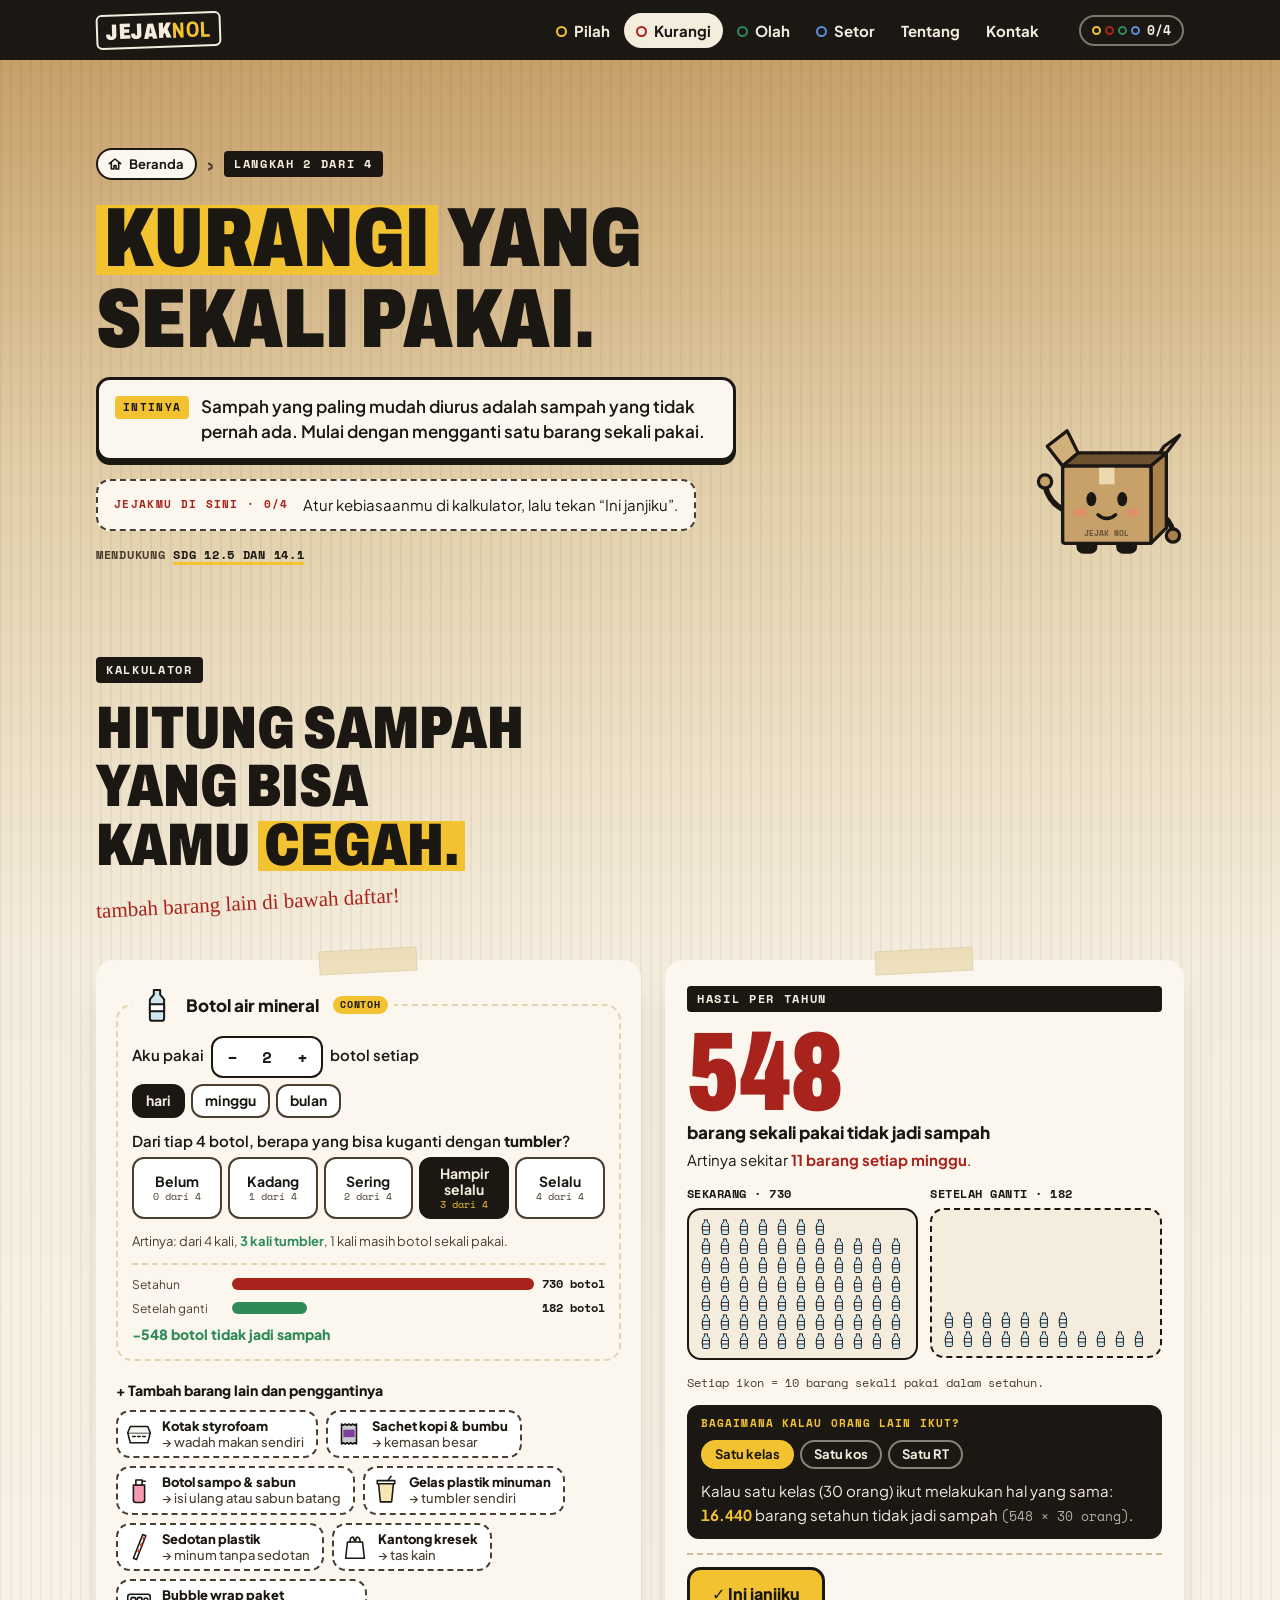
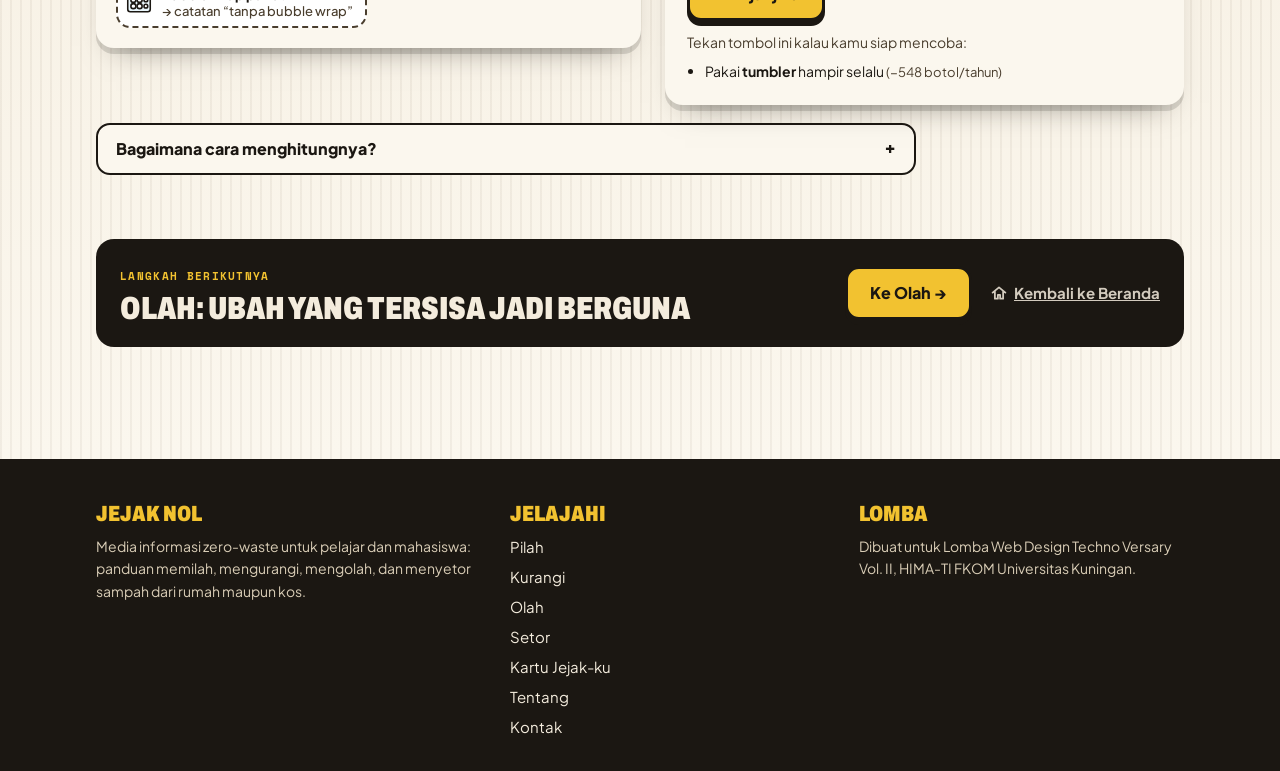
<file: kurangi.html>
<!doctype html>
<html lang="id">
<head>
<meta charset="utf-8">
<meta name="viewport" content="width=device-width, initial-scale=1, viewport-fit=cover">
<title>Kurangi · Jejak Nol</title>
<meta name="description" content="Hitung berapa barang sekali pakai yang bisa kamu cegah dalam setahun, janjimu masuk ke Kartu Jejak-ku.">
<meta name="theme-color" content="#1B1712">
<link rel="icon" href="assets/favicon.svg" type="image/svg+xml">
<link rel="preconnect" href="https://fonts.googleapis.com">
<link rel="preconnect" href="https://fonts.gstatic.com" crossorigin>
<link rel="stylesheet" href="https://fonts.googleapis.com/css2?family=Archivo:wdth,wght@62..125,500..900&family=Plus+Jakarta+Sans:wght@400;600;800&family=Space+Mono:wght@400;700&family=Permanent+Marker&display=swap">
<link rel="stylesheet" href="assets/css/gaya.css">
<script src="assets/js/data.js" defer></script>
<script src="assets/js/umum.js" defer></script>
<script src="assets/js/kurangi.js" defer></script>
</head>
<body>
<a class="lewati" href="#utama">Lewati ke isi</a>
<header class="atas">
  <div class="isi">
    <a class="logo" href="index.html" aria-label="Jejak Nol, ke Beranda">Jejak<b>Nol</b></a>
    <button class="tombol-menu" id="tombol-menu" aria-expanded="false" aria-controls="menu">Menu</button>
    <nav class="menu" id="menu" aria-label="Menu utama">
      <a class="titik" style="--w:var(--anorganik)" href="pilah.html">Pilah</a>
      <a class="titik" style="--w:var(--stempel)" href="kurangi.html" aria-current="page">Kurangi</a>
      <a class="titik" style="--w:var(--organik)" href="olah.html">Olah</a>
      <a class="titik" style="--w:var(--setor)" href="setor.html">Setor</a>
      <a href="tentang.html">Tentang</a>
      <a href="kontak.html">Kontak</a>
    </nav>
  </div>
</header>

<main class="jalur pendek" id="utama">
  <section class="halaman-kepala">
    <div class="isi">
      <div class="teks">
        <nav class="remah" aria-label="Posisi halaman"><a href="index.html"><svg class="ikon-rumah" viewBox="0 0 24 24" aria-hidden="true"><path d="M3.5 11.5 12 4.5l8.5 7M6.5 9.5V19.5h4v-5h3v5h4V9.5"/></svg><span>Beranda</span></a><span class="remah-sep" aria-hidden="true">›</span><span class="cap" aria-current="page">Langkah 2 dari 4</span></nav>
        <h1 class="judul-halaman"><mark class="stabilo">Kurangi</mark> yang sekali pakai.</h1>
        <p class="intinya"><span>Intinya</span><span>Sampah yang paling mudah diurus adalah sampah yang tidak pernah ada. Mulai dengan mengganti satu barang sekali pakai.</span></p>
        <div class="tugas" data-tugas="kurangi" aria-live="polite"></div>
        <p class="sdg-baris">Mendukung <a href="tentang.html#sdgs">SDG 12.5 dan 14.1</a></p>
      </div>
      <div class="kardi-kepala" data-kardi="lambai"></div>
    </div>
  </section>

  <section class="bagian" id="hitung" style="padding-top:0" data-pesan="Coba ubah angkanya, bandingkan dua tumpukannya.">
    <div class="isi">
      <div class="kepala-bagian">
        <span class="cap">Kalkulator</span>
        <h2 class="judul-bagian">Hitung sampah yang bisa kamu <mark class="stabilo">cegah.</mark></h2>
        <span class="coret">tambah barang lain di bawah daftar!</span>
      </div>
      <div id="kalkulator"></div>
      <!-- cara menghitung: dilipat supaya halaman ringkas; tautan kurangi.html#cara tetap membukanya -->
      <details class="lipat" id="cara">
        <summary>Bagaimana cara menghitungnya?</summary>
        <div class="lipat-isi">
          <p>Kalkulator ini menghitung <strong>jumlah barang</strong>, bukan berat atau emisi. Jumlah barang bisa kamu bayangkan dan hitung sendiri, sedangkan berat dan emisi per barang sangat berbeda antar merek dan penelitian.</p>
          <p>Jawaban “dari tiap 4, berapa yang bisa kuganti” diubah menjadi persen: Belum (0 dari 4) 0%, Kadang (1 dari 4) 25%, Sering (2 dari 4) 50%, Hampir selalu (3 dari 4) 75%, Selalu (4 dari 4) 100%.</p>
          <div class="rumus">barang per tahun = jumlah × <span>365</span> (per hari) / <span>52</span> (per minggu) / <span>12</span> (per bulan)<br>dicegah = barang per tahun × <span>persen sanggup</span></div>
          <div class="rumus">Contoh: 2 botol per hari, hampir selalu diganti tumbler<br>2 × 365 = <span>730</span> botol per tahun<br>730 × 75% = <span>548</span> botol tidak jadi sampah</div>
        </div>
      </details>
      <!-- daftar pengganti kini menyatu di kalkulator (chip "Tambah barang lain dan penggantinya") -->
      <div class="lanjut">
        <div><span class="label">Langkah berikutnya</span><b>Olah: ubah yang tersisa jadi berguna</b></div>
        <div class="lanjut-aksi"><a class="btn" href="olah.html">Ke Olah →</a><a class="pulang" href="index.html"><svg class="ikon-rumah" viewBox="0 0 24 24" aria-hidden="true"><path d="M3.5 11.5 12 4.5l8.5 7M6.5 9.5V19.5h4v-5h3v5h4V9.5"/></svg>Kembali ke Beranda</a></div>
      </div>
    </div>
  </section>
</main>

<footer>
  <div class="isi">
    <section><h2>Jejak Nol</h2><p>Media informasi zero-waste untuk pelajar dan mahasiswa: panduan memilah, mengurangi, mengolah, dan menyetor sampah dari rumah maupun kos.</p></section>
    <section><h2>Jelajahi</h2><ul><li><a href="pilah.html">Pilah</a></li><li><a href="kurangi.html">Kurangi</a></li><li><a href="olah.html">Olah</a></li><li><a href="setor.html">Setor</a></li><li><a href="kartu.html">Kartu Jejak-ku</a></li><li><a href="tentang.html">Tentang</a></li><li><a href="kontak.html">Kontak</a></li></ul></section>
    <section><h2>Lomba</h2><p>Dibuat untuk Lomba Web Design Techno Versary Vol. II, HIMA-TI FKOM Universitas Kuningan.</p></section>
  </div>
</footer>
</body>
</html>
</file>
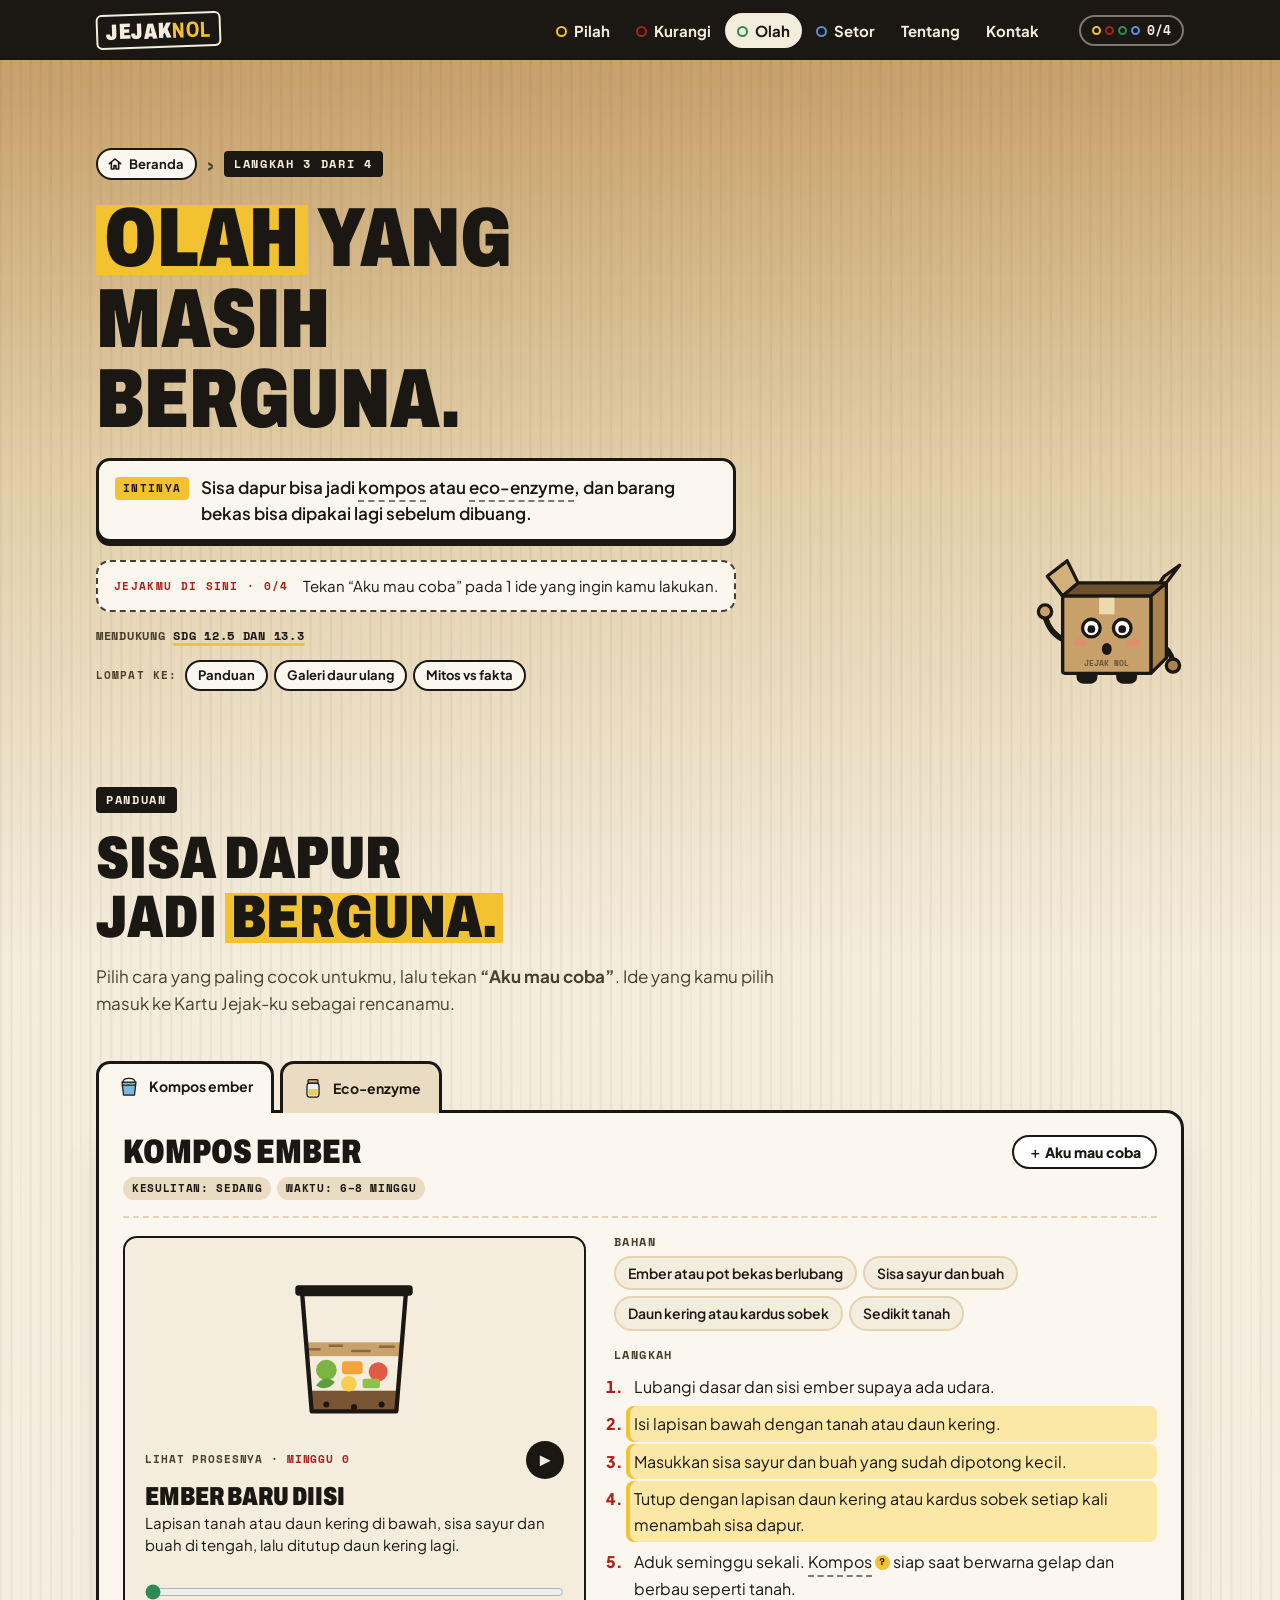
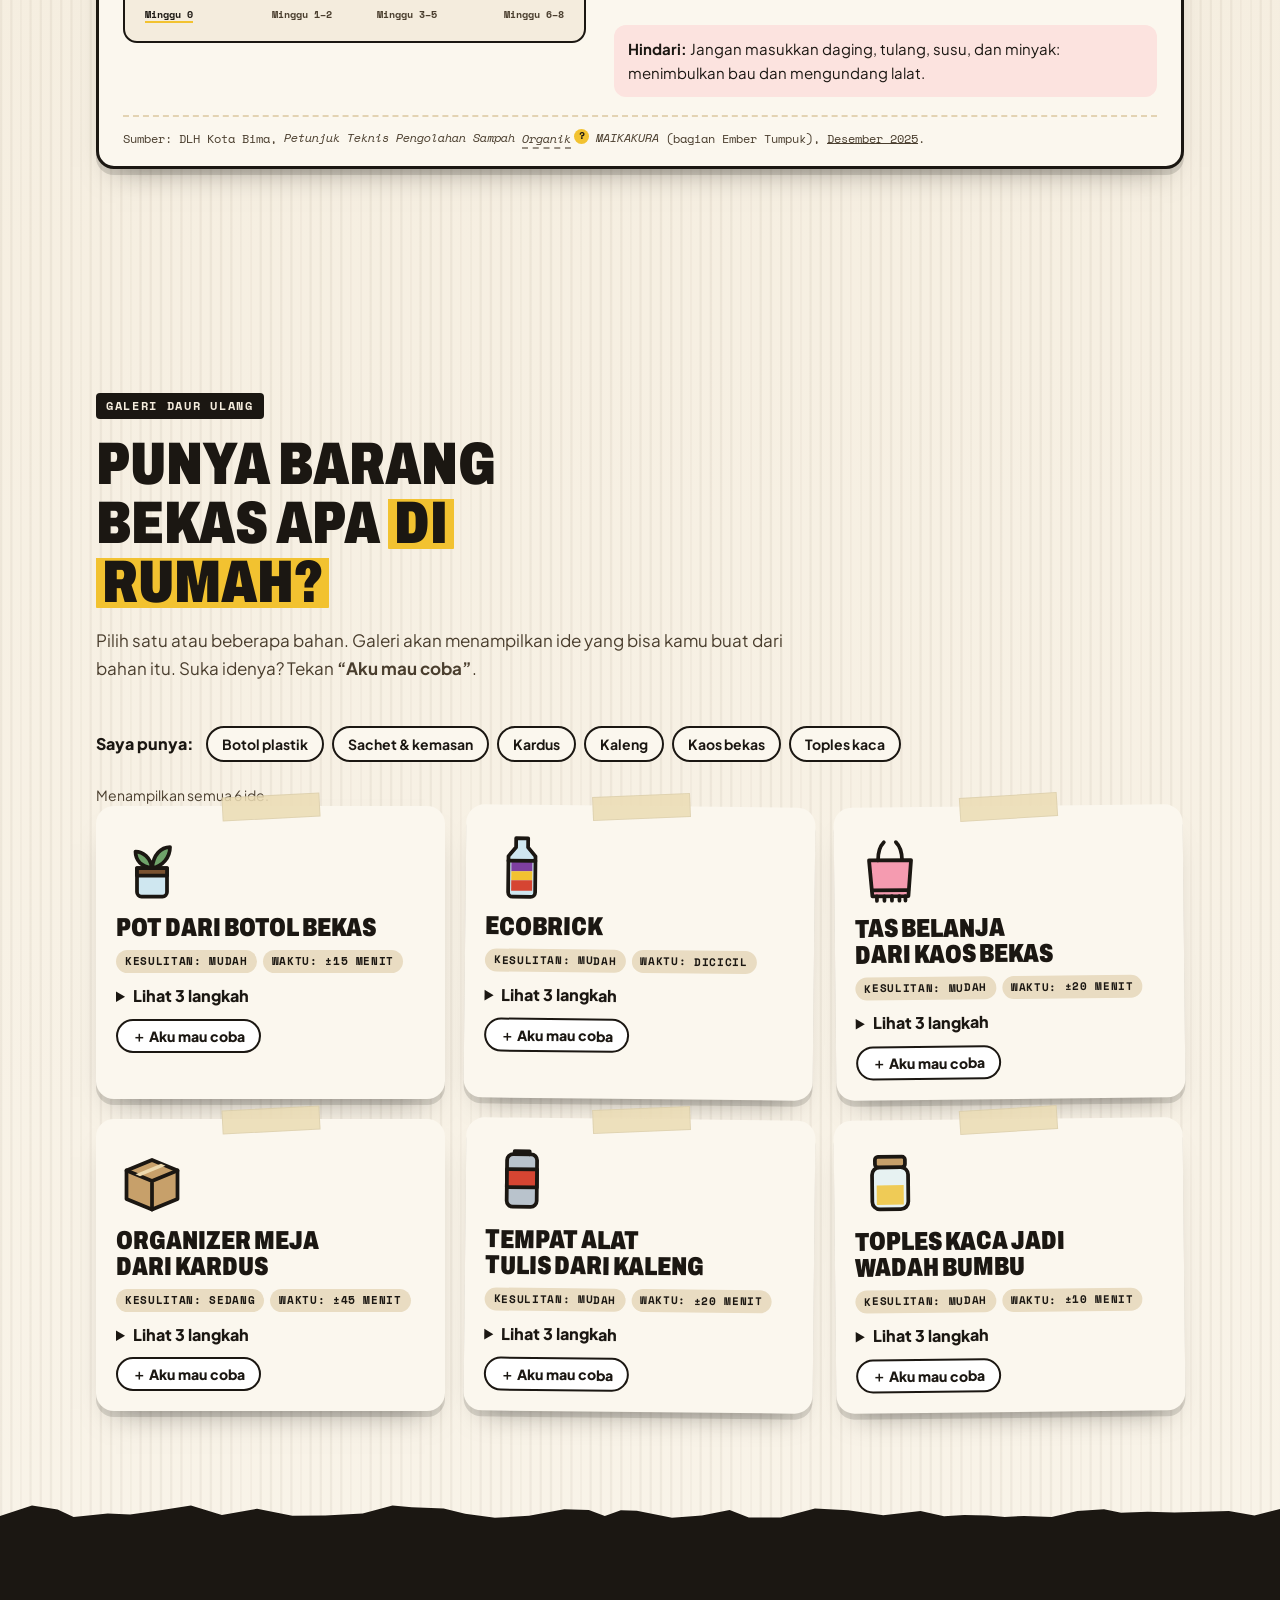
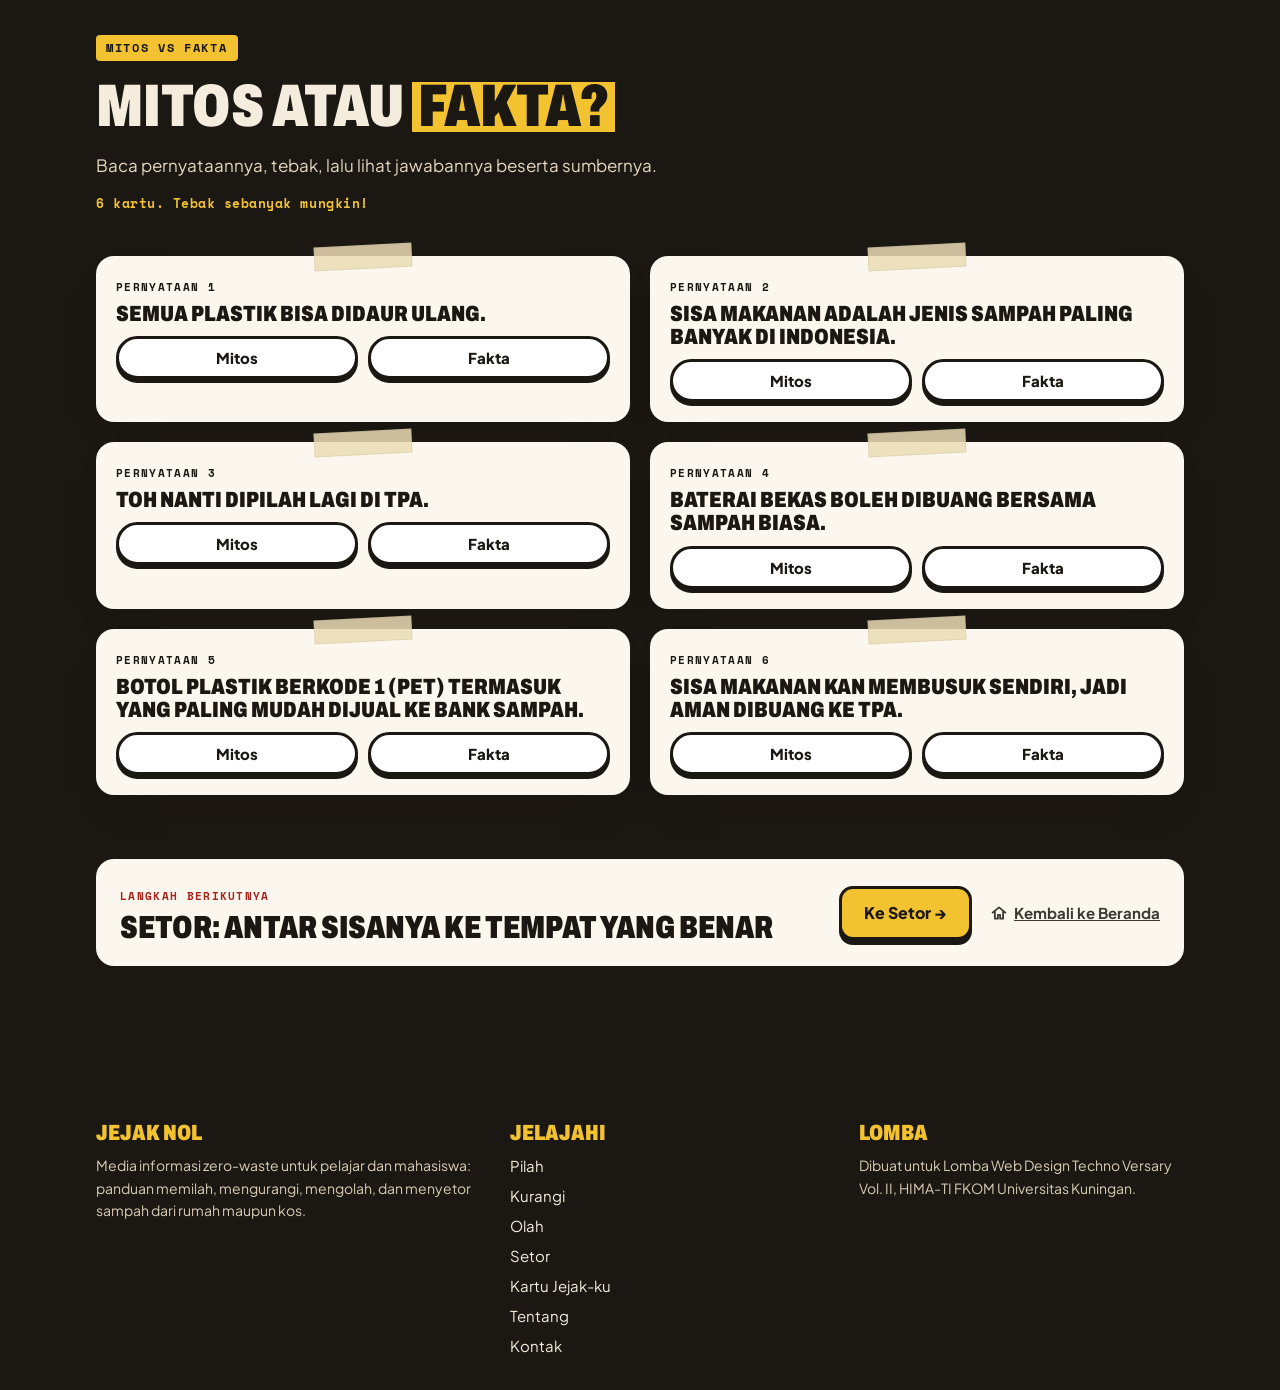
<file: olah.html>
<!doctype html>
<html lang="id">
<head>
<meta charset="utf-8">
<meta name="viewport" content="width=device-width, initial-scale=1, viewport-fit=cover">
<title>Olah · Jejak Nol</title>
<meta name="description" content="Panduan membuat kompos ember dan eco-enzyme, ide daur ulang dari barang yang kamu punya, dan mitos seputar sampah.">
<meta name="theme-color" content="#1B1712">
<link rel="icon" href="assets/favicon.svg" type="image/svg+xml">
<link rel="preconnect" href="https://fonts.googleapis.com">
<link rel="preconnect" href="https://fonts.gstatic.com" crossorigin>
<link rel="stylesheet" href="https://fonts.googleapis.com/css2?family=Archivo:wdth,wght@62..125,500..900&family=Plus+Jakarta+Sans:wght@400;600;800&family=Space+Mono:wght@400;700&family=Permanent+Marker&display=swap">
<link rel="stylesheet" href="assets/css/gaya.css">
<script src="assets/js/data.js" defer></script>
<script src="assets/js/umum.js" defer></script>
<script src="assets/js/olah.js" defer></script>
</head>
<body>
<a class="lewati" href="#utama">Lewati ke isi</a>
<header class="atas">
  <div class="isi">
    <a class="logo" href="index.html" aria-label="Jejak Nol, ke Beranda">Jejak<b>Nol</b></a>
    <button class="tombol-menu" id="tombol-menu" aria-expanded="false" aria-controls="menu">Menu</button>
    <nav class="menu" id="menu" aria-label="Menu utama">
      <a class="titik" style="--w:var(--anorganik)" href="pilah.html">Pilah</a>
      <a class="titik" style="--w:var(--stempel)" href="kurangi.html">Kurangi</a>
      <a class="titik" style="--w:var(--organik)" href="olah.html" aria-current="page">Olah</a>
      <a class="titik" style="--w:var(--setor)" href="setor.html">Setor</a>
      <a href="tentang.html">Tentang</a>
      <a href="kontak.html">Kontak</a>
    </nav>
  </div>
</header>

<main class="jalur pendek" id="utama">
  <section class="halaman-kepala">
    <div class="isi">
      <div class="teks">
        <nav class="remah" aria-label="Posisi halaman"><a href="index.html"><svg class="ikon-rumah" viewBox="0 0 24 24" aria-hidden="true"><path d="M3.5 11.5 12 4.5l8.5 7M6.5 9.5V19.5h4v-5h3v5h4V9.5"/></svg><span>Beranda</span></a><span class="remah-sep" aria-hidden="true">›</span><span class="cap" aria-current="page">Langkah 3 dari 4</span></nav>
        <h1 class="judul-halaman"><mark class="stabilo">Olah</mark> yang masih berguna.</h1>
        <p class="intinya"><span>Intinya</span><span>Sisa dapur bisa jadi kompos atau eco-enzyme, dan barang bekas bisa dipakai lagi sebelum dibuang.</span></p>
        <div class="tugas" data-tugas="olah" aria-live="polite"></div>
        <p class="sdg-baris">Mendukung <a href="tentang.html#sdgs">SDG 12.5 dan 13.3</a></p>
      </div>
      <div class="kardi-kepala" data-kardi="lambai"></div>
    </div>
  </section>

  <section class="bagian" id="panduan" style="padding-top:0" data-pesan="Kompos itu gampang, asal ada daun keringnya." data-eks="senang">
    <div class="isi">
      <div class="kepala-bagian">
        <span class="cap">Panduan</span>
        <h2 class="judul-bagian">Sisa dapur jadi <mark class="stabilo">berguna.</mark></h2>
        <p class="pengantar">Pilih cara yang paling cocok untukmu, lalu tekan <b>“Aku mau coba”</b>. Ide yang kamu pilih masuk ke Kartu Jejak-ku sebagai rencanamu.</p>
      </div>
      <div id="daftar-panduan" style="display:flex;flex-direction:column;gap:28px"></div>
    </div>
  </section>

  <section class="bagian" id="diy" data-pesan="Pilih barang yang kamu punya di rumah.">
    <div class="isi">
      <div class="kepala-bagian">
        <span class="cap">Galeri daur ulang</span>
        <h2 class="judul-bagian">Punya barang bekas apa <mark class="stabilo">di rumah?</mark></h2>
        <p class="pengantar">Pilih satu atau beberapa bahan. Galeri akan menampilkan ide yang bisa kamu buat dari bahan itu. Suka idenya? Tekan <b>“Aku mau coba”</b>.</p>
      </div>
      <div class="filter" id="filter-diy" role="group" aria-label="Saring berdasarkan bahan"></div>
      <p class="kosong" id="info-diy" aria-live="polite"></p>
      <div class="grid-3" id="daftar-diy"></div>
    </div>
  </section>

  <section class="bagian gelap" id="mitos" data-sobek data-pesan="Tebak dulu: mitos atau fakta?" data-eks="kaget">
    <div class="isi">
      <div class="kepala-bagian">
        <span class="cap">Mitos vs fakta</span>
        <h2 class="judul-bagian">Mitos atau <mark class="stabilo">fakta?</mark></h2>
        <p class="pengantar">Baca pernyataannya, tebak, lalu lihat jawabannya beserta sumbernya.</p>
        <p class="kuis-skor" id="kuis-skor" aria-live="polite"></p>
      </div>
      <div class="grid-2 mitos" id="daftar-mitos"></div>
      <div class="lanjut" style="background:var(--kertas-2);color:var(--tinta)">
        <div><span class="label" style="color:var(--stempel)">Langkah berikutnya</span><b>Setor: antar sisanya ke tempat yang benar</b></div>
        <div class="lanjut-aksi"><a class="btn" href="setor.html">Ke Setor →</a><a class="pulang" href="index.html"><svg class="ikon-rumah" viewBox="0 0 24 24" aria-hidden="true"><path d="M3.5 11.5 12 4.5l8.5 7M6.5 9.5V19.5h4v-5h3v5h4V9.5"/></svg>Kembali ke Beranda</a></div>
      </div>
    </div>
  </section>
</main>

<footer>
  <div class="isi">
    <section><h2>Jejak Nol</h2><p>Media informasi zero-waste untuk pelajar dan mahasiswa: panduan memilah, mengurangi, mengolah, dan menyetor sampah dari rumah maupun kos.</p></section>
    <section><h2>Jelajahi</h2><ul><li><a href="pilah.html">Pilah</a></li><li><a href="kurangi.html">Kurangi</a></li><li><a href="olah.html">Olah</a></li><li><a href="setor.html">Setor</a></li><li><a href="kartu.html">Kartu Jejak-ku</a></li><li><a href="tentang.html">Tentang</a></li><li><a href="kontak.html">Kontak</a></li></ul></section>
    <section><h2>Lomba</h2><p>Dibuat untuk Lomba Web Design Techno Versary Vol. II, HIMA-TI FKOM Universitas Kuningan.</p></section>
  </div>
</footer>
</body>
</html>
</file>
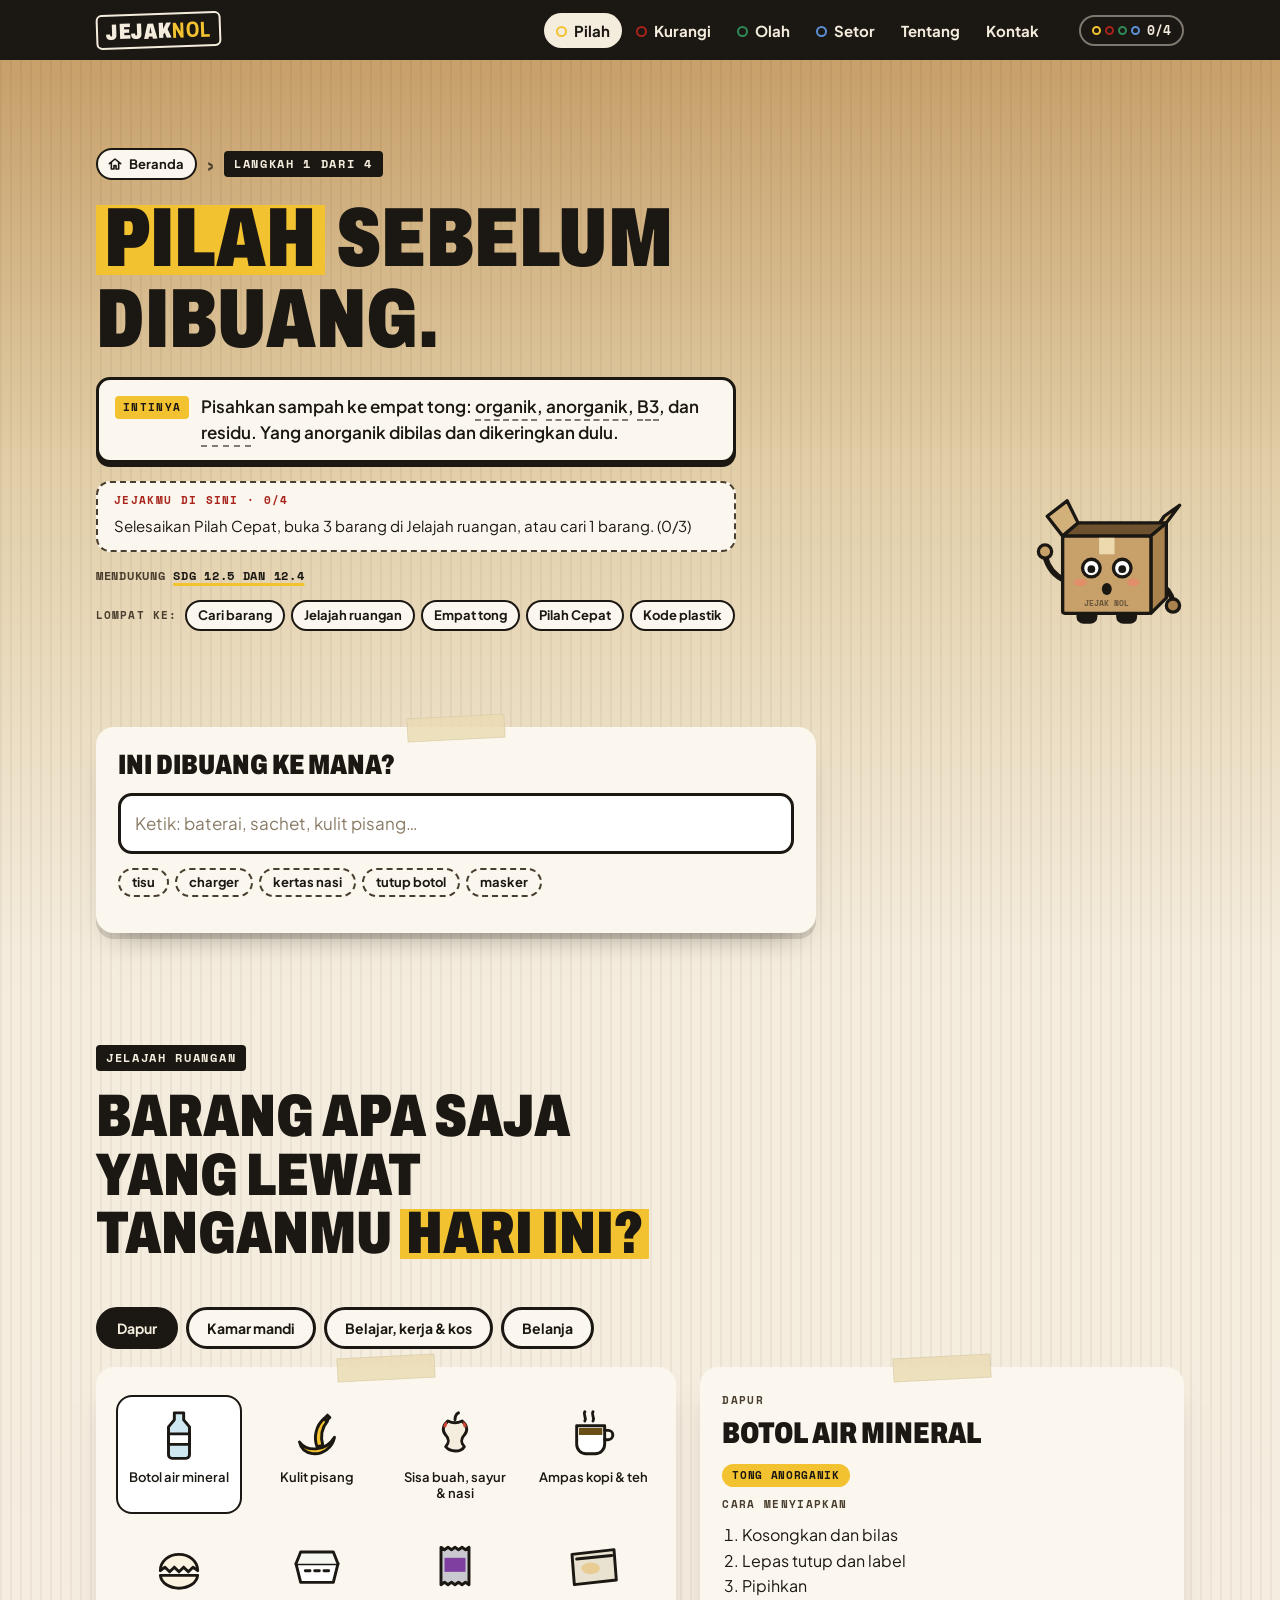
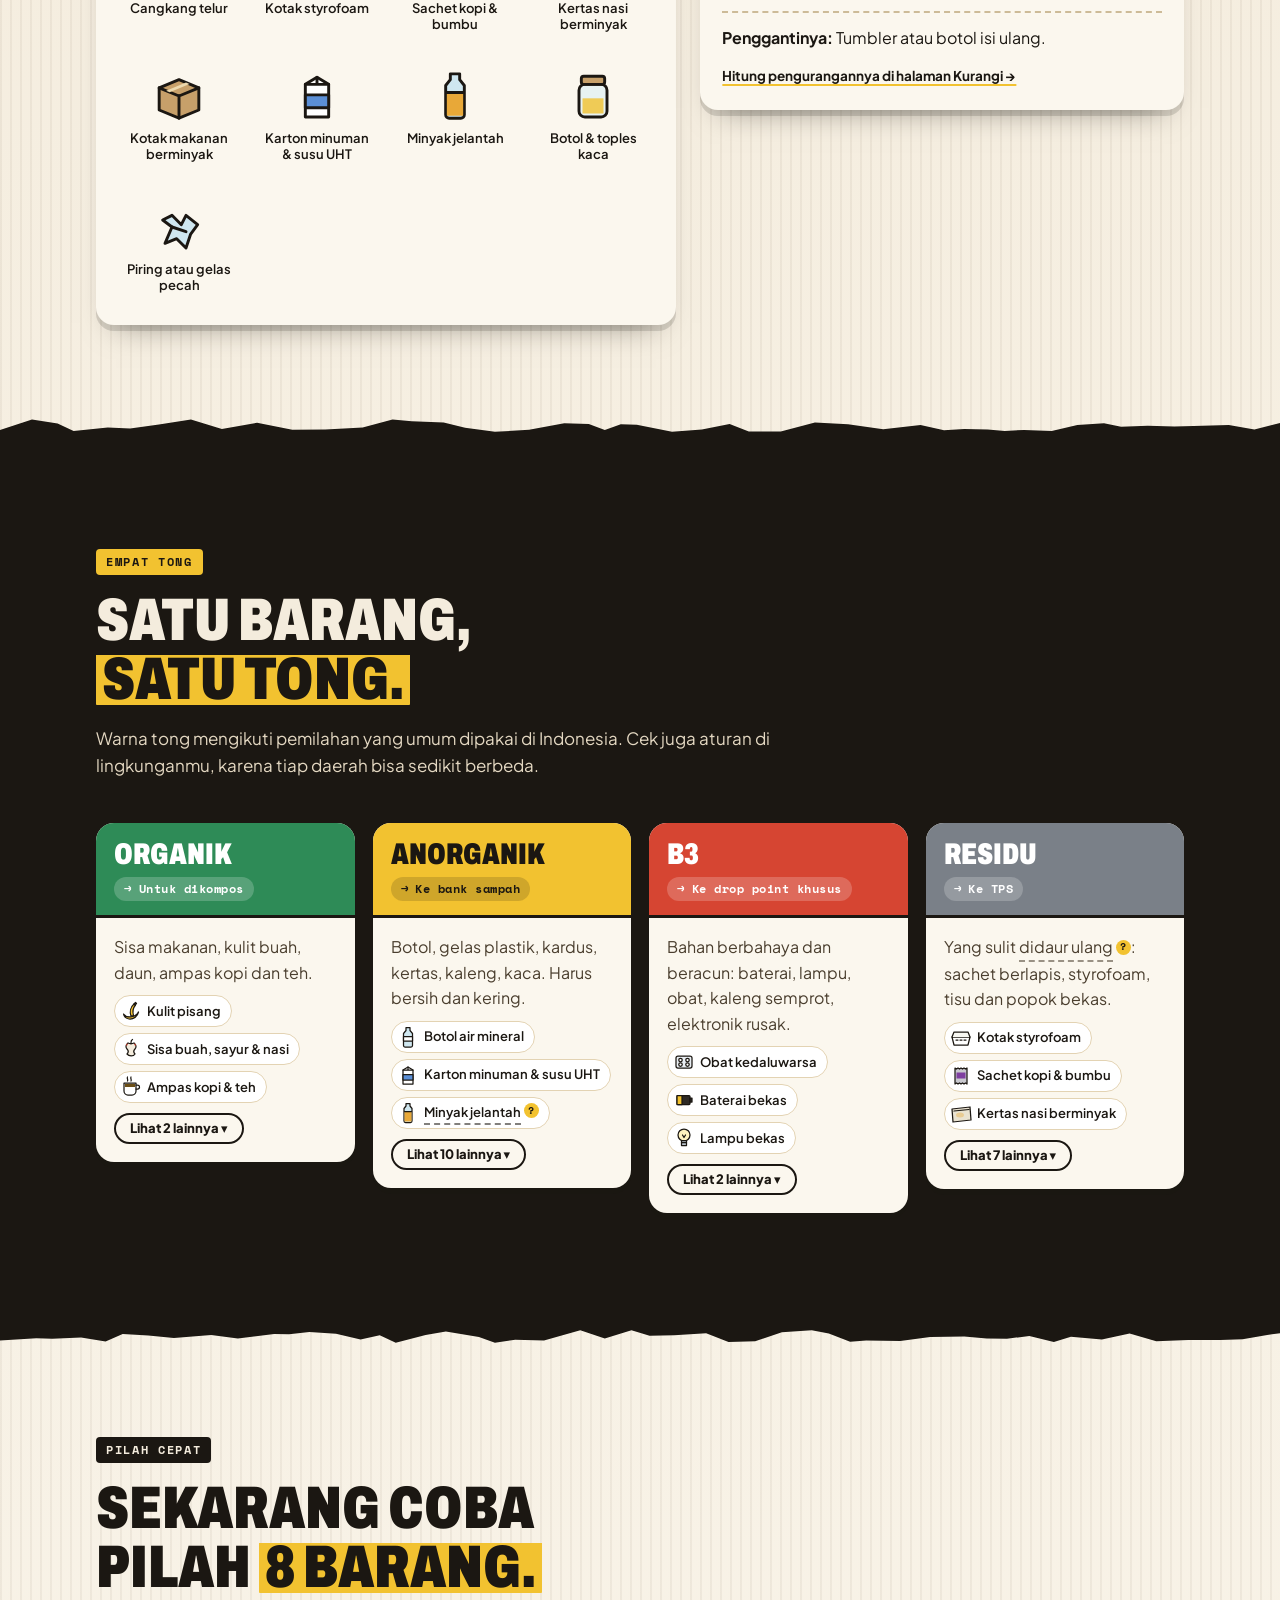
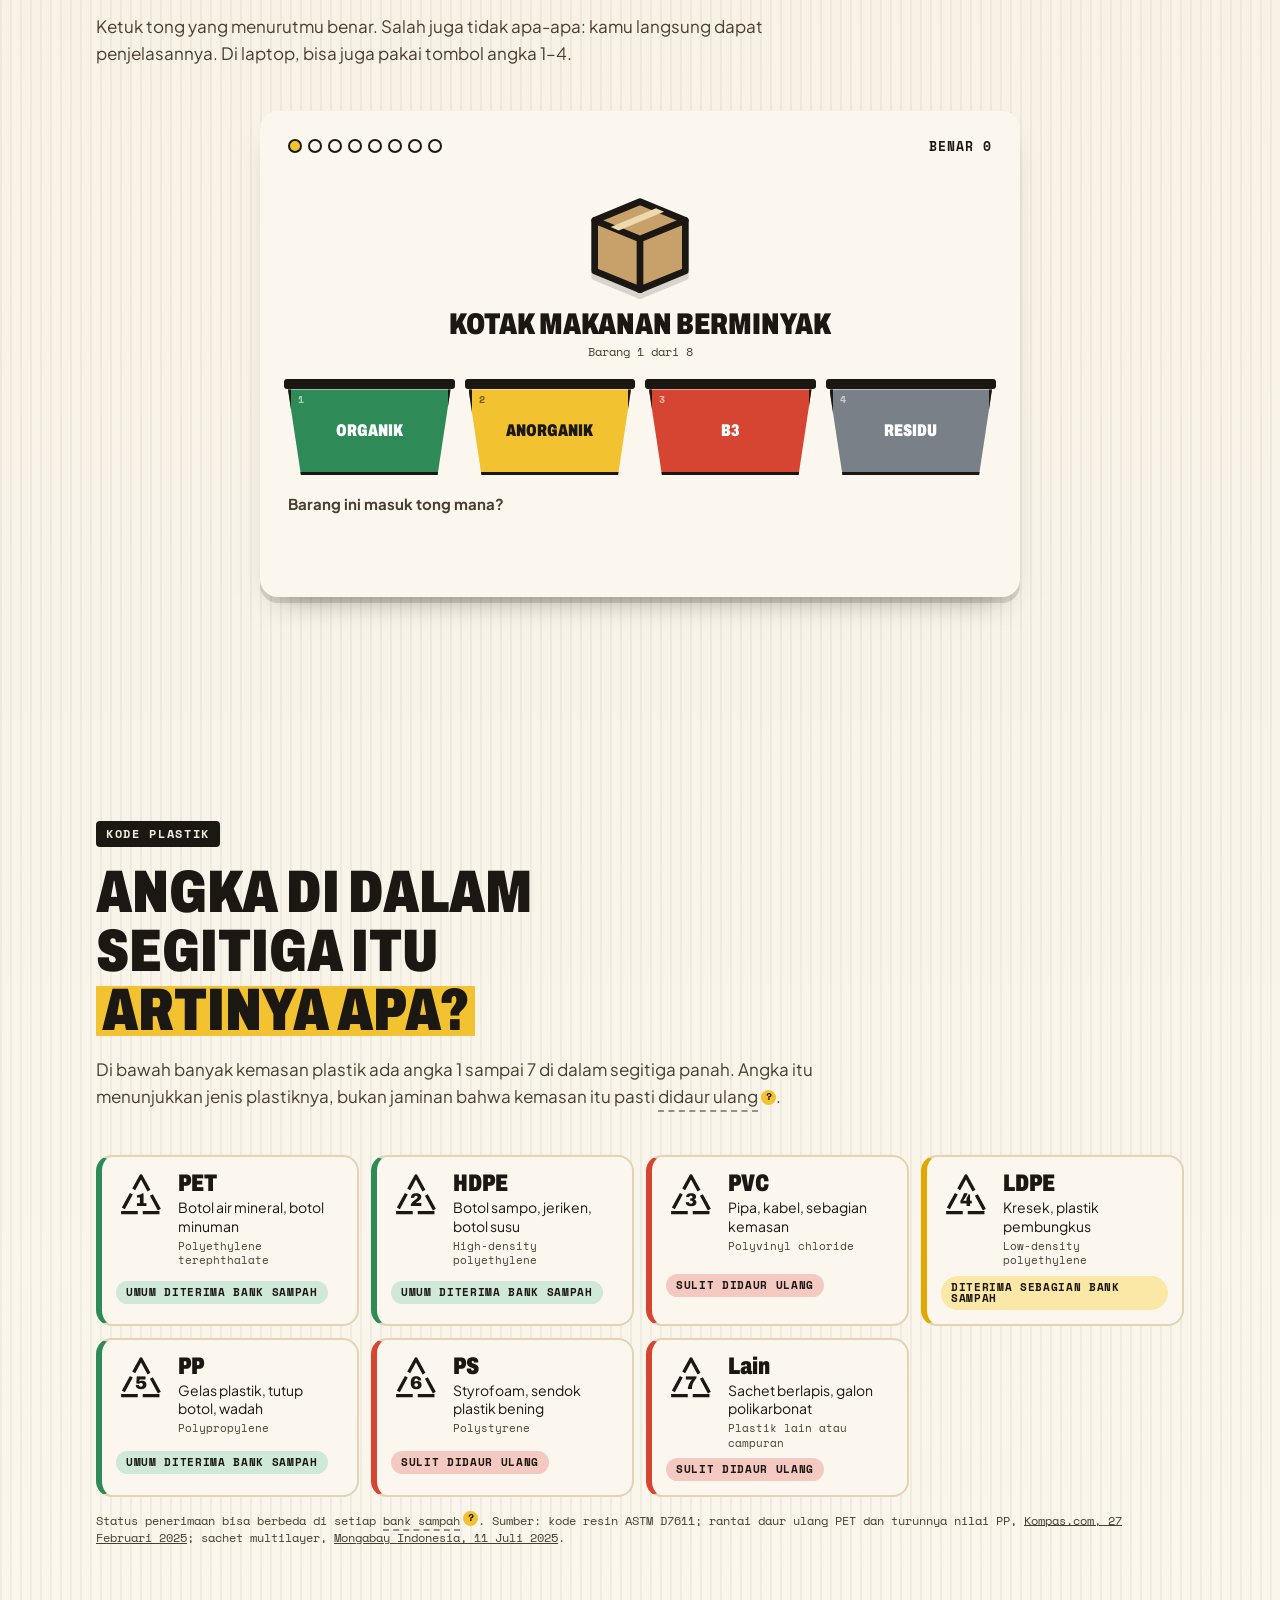
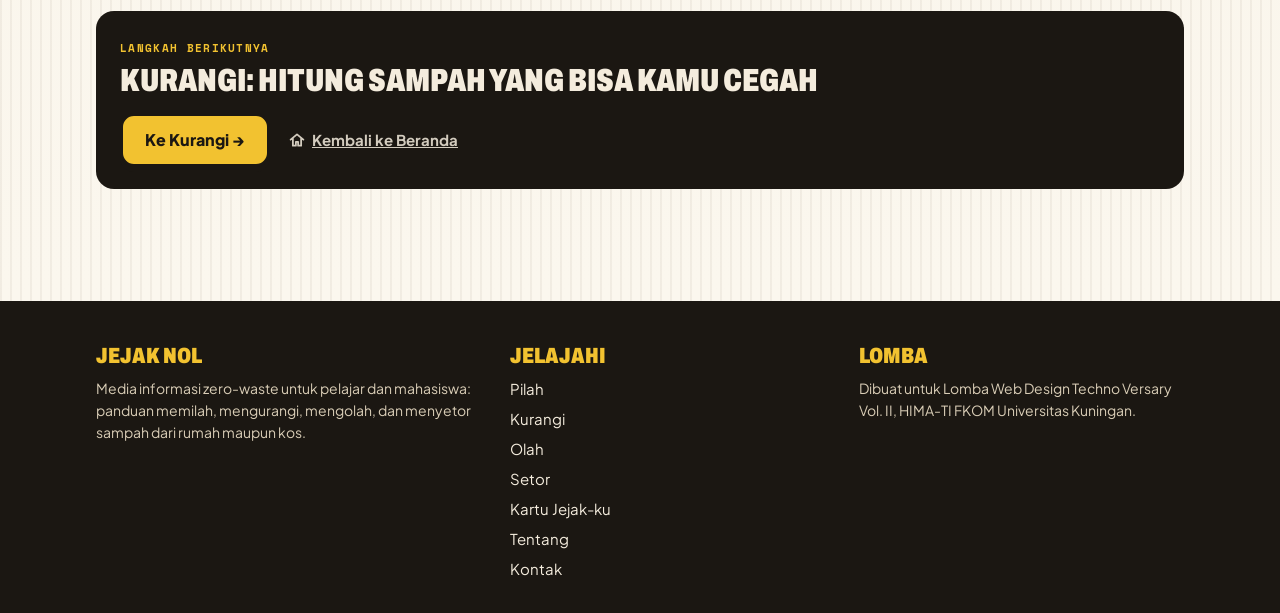
<file: pilah.html>
<!doctype html>
<html lang="id">
<head>
<meta charset="utf-8">
<meta name="viewport" content="width=device-width, initial-scale=1, viewport-fit=cover">
<title>Pilah · Jejak Nol</title>
<meta name="description" content="Cari tahu barang masuk tong mana: organik, anorganik, B3, atau residu. Lengkap dengan cara menyiapkannya dan arti kode plastik.">
<meta name="theme-color" content="#1B1712">
<link rel="icon" href="assets/favicon.svg" type="image/svg+xml">
<link rel="preconnect" href="https://fonts.googleapis.com">
<link rel="preconnect" href="https://fonts.gstatic.com" crossorigin>
<link rel="stylesheet" href="https://fonts.googleapis.com/css2?family=Archivo:wdth,wght@62..125,500..900&family=Plus+Jakarta+Sans:wght@400;600;800&family=Space+Mono:wght@400;700&family=Permanent+Marker&display=swap">
<link rel="stylesheet" href="assets/css/gaya.css">
<script src="assets/js/data.js" defer></script>
<script src="assets/js/umum.js" defer></script>
<script src="assets/js/pilah.js" defer></script>
</head>
<body>
<a class="lewati" href="#utama">Lewati ke isi</a>
<header class="atas">
  <div class="isi">
    <a class="logo" href="index.html" aria-label="Jejak Nol, ke Beranda">Jejak<b>Nol</b></a>
    <button class="tombol-menu" id="tombol-menu" aria-expanded="false" aria-controls="menu">Menu</button>
    <nav class="menu" id="menu" aria-label="Menu utama">
      <a class="titik" style="--w:var(--anorganik)" href="pilah.html" aria-current="page">Pilah</a>
      <a class="titik" style="--w:var(--stempel)" href="kurangi.html">Kurangi</a>
      <a class="titik" style="--w:var(--organik)" href="olah.html">Olah</a>
      <a class="titik" style="--w:var(--setor)" href="setor.html">Setor</a>
      <a href="tentang.html">Tentang</a>
      <a href="kontak.html">Kontak</a>
    </nav>
  </div>
</header>

<main class="jalur pendek" id="utama">
  <section class="halaman-kepala">
    <div class="isi">
      <div class="teks">
        <nav class="remah" aria-label="Posisi halaman"><a href="index.html"><svg class="ikon-rumah" viewBox="0 0 24 24" aria-hidden="true"><path d="M3.5 11.5 12 4.5l8.5 7M6.5 9.5V19.5h4v-5h3v5h4V9.5"/></svg><span>Beranda</span></a><span class="remah-sep" aria-hidden="true">›</span><span class="cap" aria-current="page">Langkah 1 dari 4</span></nav>
        <h1 class="judul-halaman"><mark class="stabilo">Pilah</mark> sebelum dibuang.</h1>
        <p class="intinya"><span>Intinya</span><span>Pisahkan sampah ke empat tong: organik, anorganik, B3, dan residu. Yang anorganik dibilas dan dikeringkan dulu.</span></p>
        <div class="tugas" data-tugas="pilah" aria-live="polite"></div>
        <p class="sdg-baris">Mendukung <a href="tentang.html#sdgs">SDG 12.5 dan 12.4</a></p>
      </div>
      <div class="kardi-kepala" data-kardi="lambai"></div>
    </div>
  </section>

  <section class="bagian" id="cari" data-lompat="Cari barang" style="padding-top:0" data-pesan="Ketik barang apa saja. Aku bantu cari tongnya.">
    <div class="isi">
      <form class="cari kertas selotip" role="search" style="max-width:720px">
        <label for="input-cari">Ini dibuang ke mana?</label>
        <div class="baris"><input id="input-cari" type="search" placeholder="Ketik: baterai, sachet, kulit pisang…" autocomplete="off"></div>
        <div class="saran" aria-label="Contoh pencarian">
          <button type="button" data-cari="tisu">tisu</button><button type="button" data-cari="charger">charger</button><button type="button" data-cari="kertas nasi">kertas nasi</button><button type="button" data-cari="tutup botol">tutup botol</button><button type="button" data-cari="masker">masker</button>
        </div>
        <div class="hasil" aria-live="polite"></div>
      </form>
    </div>
  </section>

  <section class="bagian" id="ruangan" style="padding-top:0" data-pesan="Klik barangnya, aku kasih tahu tongnya.">
    <div class="isi">
      <div class="kepala-bagian">
        <span class="cap">Jelajah ruangan</span>
        <h2 class="judul-bagian">Barang apa saja yang lewat tanganmu <mark class="stabilo">hari ini?</mark></h2>
      </div>
      <div id="jelajah"></div>
    </div>
  </section>

  <section class="bagian gelap" id="tong" data-sobek data-pesan="Ingat warnanya: hijau, kuning, merah, abu-abu." data-eks="senang">
    <div class="isi">
      <div class="kepala-bagian">
        <span class="cap">Empat tong</span>
        <h2 class="judul-bagian">Satu barang, <mark class="stabilo">satu tong.</mark></h2>
        <p class="pengantar">Warna tong mengikuti pemilahan yang umum dipakai di Indonesia. Cek juga aturan di lingkunganmu, karena tiap daerah bisa sedikit berbeda.</p>
      </div>
      <div class="grid-4" id="kartu-tong"></div>
    </div>
  </section>

  <section class="bagian" id="main" data-pesan="Ayo uji dirimu! Ketuk tong yang benar." data-eks="senang">
    <div class="isi">
      <div class="kepala-bagian">
        <span class="cap">Pilah Cepat</span>
        <h2 class="judul-bagian">Sekarang coba pilah <mark class="stabilo">8 barang.</mark></h2>
        <p class="pengantar">Ketuk tong yang menurutmu benar. Salah juga tidak apa-apa: kamu langsung dapat penjelasannya. <span class="hanya-desktop">Di laptop, bisa juga pakai tombol angka 1–4.</span></p>
      </div>
      <div class="game kertas" id="game" tabindex="-1"></div>
    </div>
  </section>

  <section class="bagian" id="plastik" data-pesan="Coba balik kemasan di dekatmu. Ada angkanya?" data-eks="kaget">
    <div class="isi">
      <div class="kepala-bagian">
        <span class="cap">Kode plastik</span>
        <h2 class="judul-bagian">Angka di dalam segitiga itu <mark class="stabilo">artinya apa?</mark></h2>
        <p class="pengantar">Di bawah banyak kemasan plastik ada angka 1 sampai 7 di dalam segitiga panah. Angka itu menunjukkan jenis plastiknya, bukan jaminan bahwa kemasan itu pasti didaur ulang.</p>
      </div>
      <div class="plastik" id="daftar-plastik"></div>
      <p class="isi-sumber" style="margin-top:14px">Status penerimaan bisa berbeda di setiap bank sampah. Sumber: kode resin ASTM D7611; rantai daur ulang PET dan turunnya nilai PP, <a href="https://lestari.kompas.com/read/2025/02/27/165716186/fakta-daur-ulang-di-balik-plastik-pet-kemasan-besar-yang-jadi-primadona" target="_blank" rel="noopener">Kompas.com, 27 Februari 2025</a>; sachet multilayer, <a href="https://mongabay.co.id/2025/07/11/riset-sebut-sampah-saset-penuhi-sungai-di-indonesia/" target="_blank" rel="noopener">Mongabay Indonesia, 11 Juli 2025</a>.</p>
      <div class="lanjut">
        <div><span class="label">Langkah berikutnya</span><b>Kurangi: hitung sampah yang bisa kamu cegah</b></div>
        <div class="lanjut-aksi"><a class="btn" href="kurangi.html">Ke Kurangi →</a><a class="pulang" href="index.html"><svg class="ikon-rumah" viewBox="0 0 24 24" aria-hidden="true"><path d="M3.5 11.5 12 4.5l8.5 7M6.5 9.5V19.5h4v-5h3v5h4V9.5"/></svg>Kembali ke Beranda</a></div>
      </div>
    </div>
  </section>
</main>

<footer>
  <div class="isi">
    <section><h2>Jejak Nol</h2><p>Media informasi zero-waste untuk pelajar dan mahasiswa: panduan memilah, mengurangi, mengolah, dan menyetor sampah dari rumah maupun kos.</p></section>
    <section><h2>Jelajahi</h2><ul><li><a href="pilah.html">Pilah</a></li><li><a href="kurangi.html">Kurangi</a></li><li><a href="olah.html">Olah</a></li><li><a href="setor.html">Setor</a></li><li><a href="kartu.html">Kartu Jejak-ku</a></li><li><a href="tentang.html">Tentang</a></li><li><a href="kontak.html">Kontak</a></li></ul></section>
    <section><h2>Lomba</h2><p>Dibuat untuk Lomba Web Design Techno Versary Vol. II, HIMA-TI FKOM Universitas Kuningan.</p></section>
  </div>
</footer>
</body>
</html>
</file>
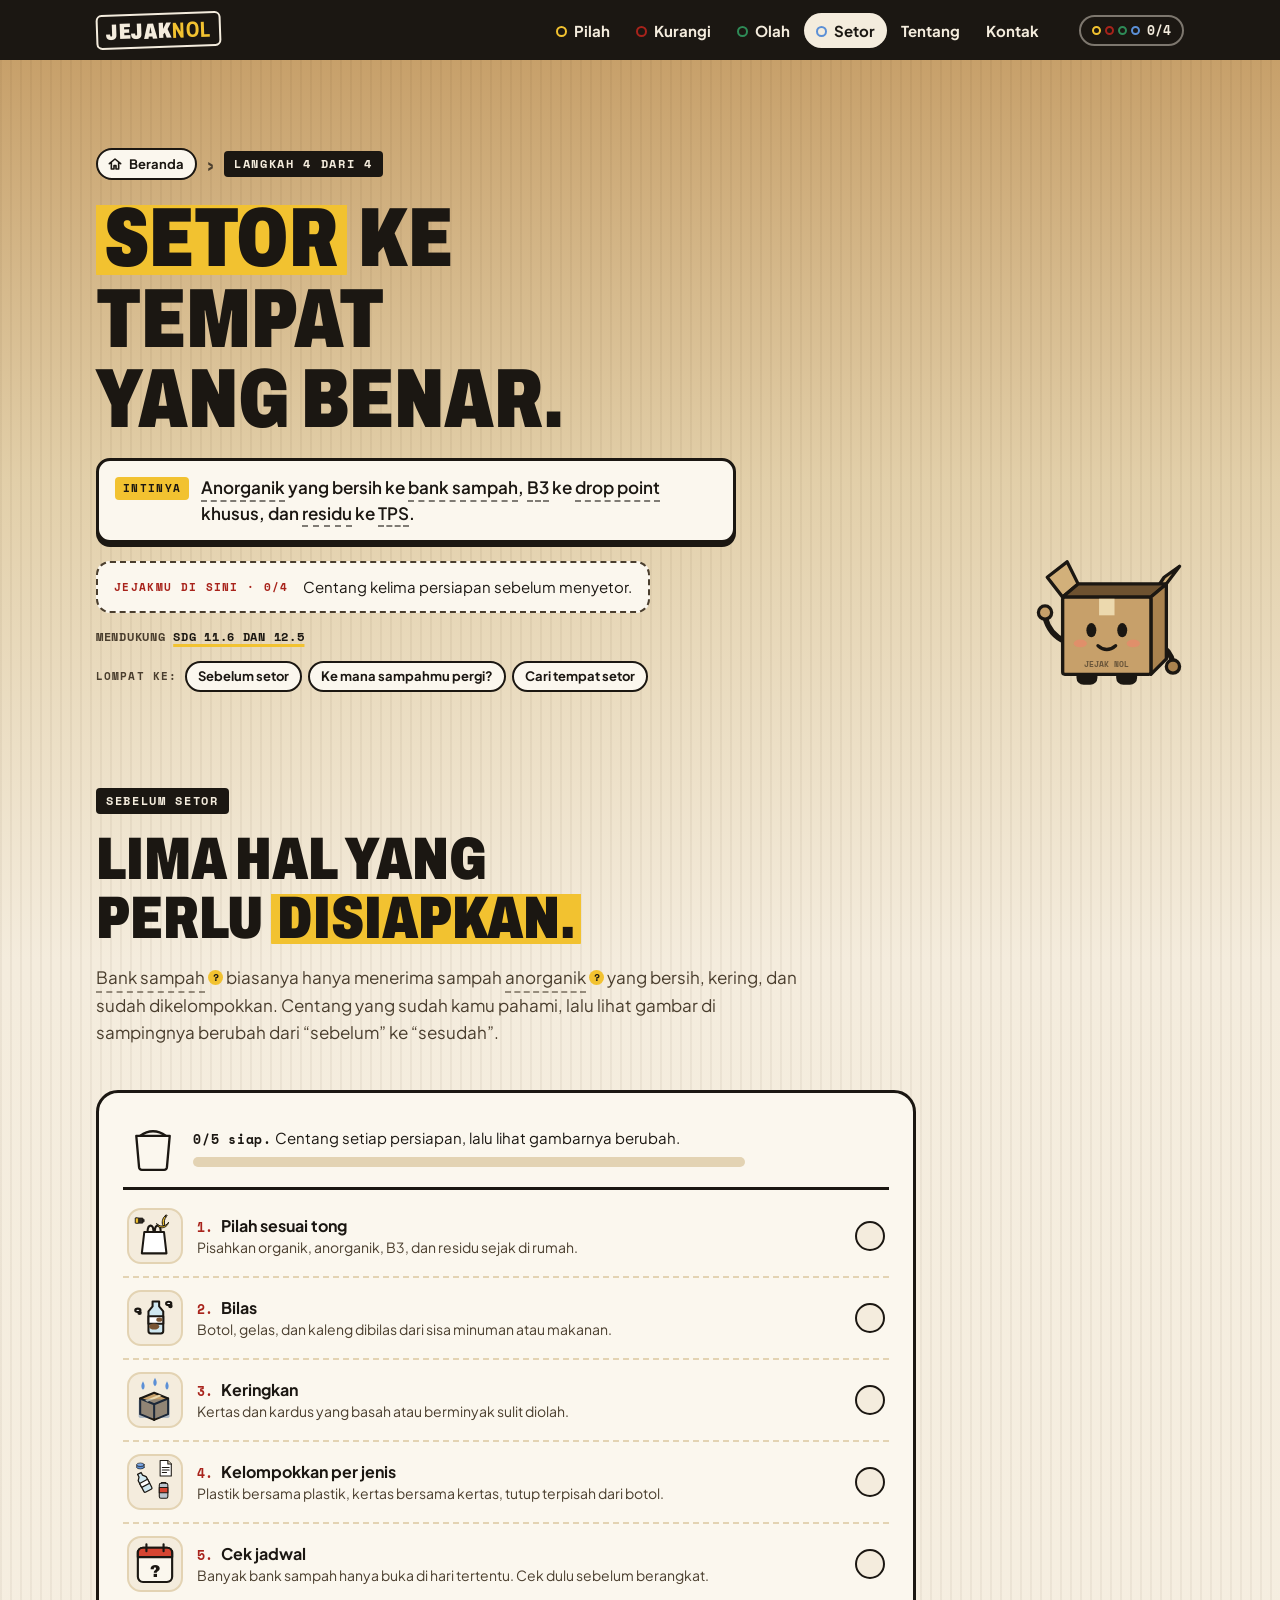
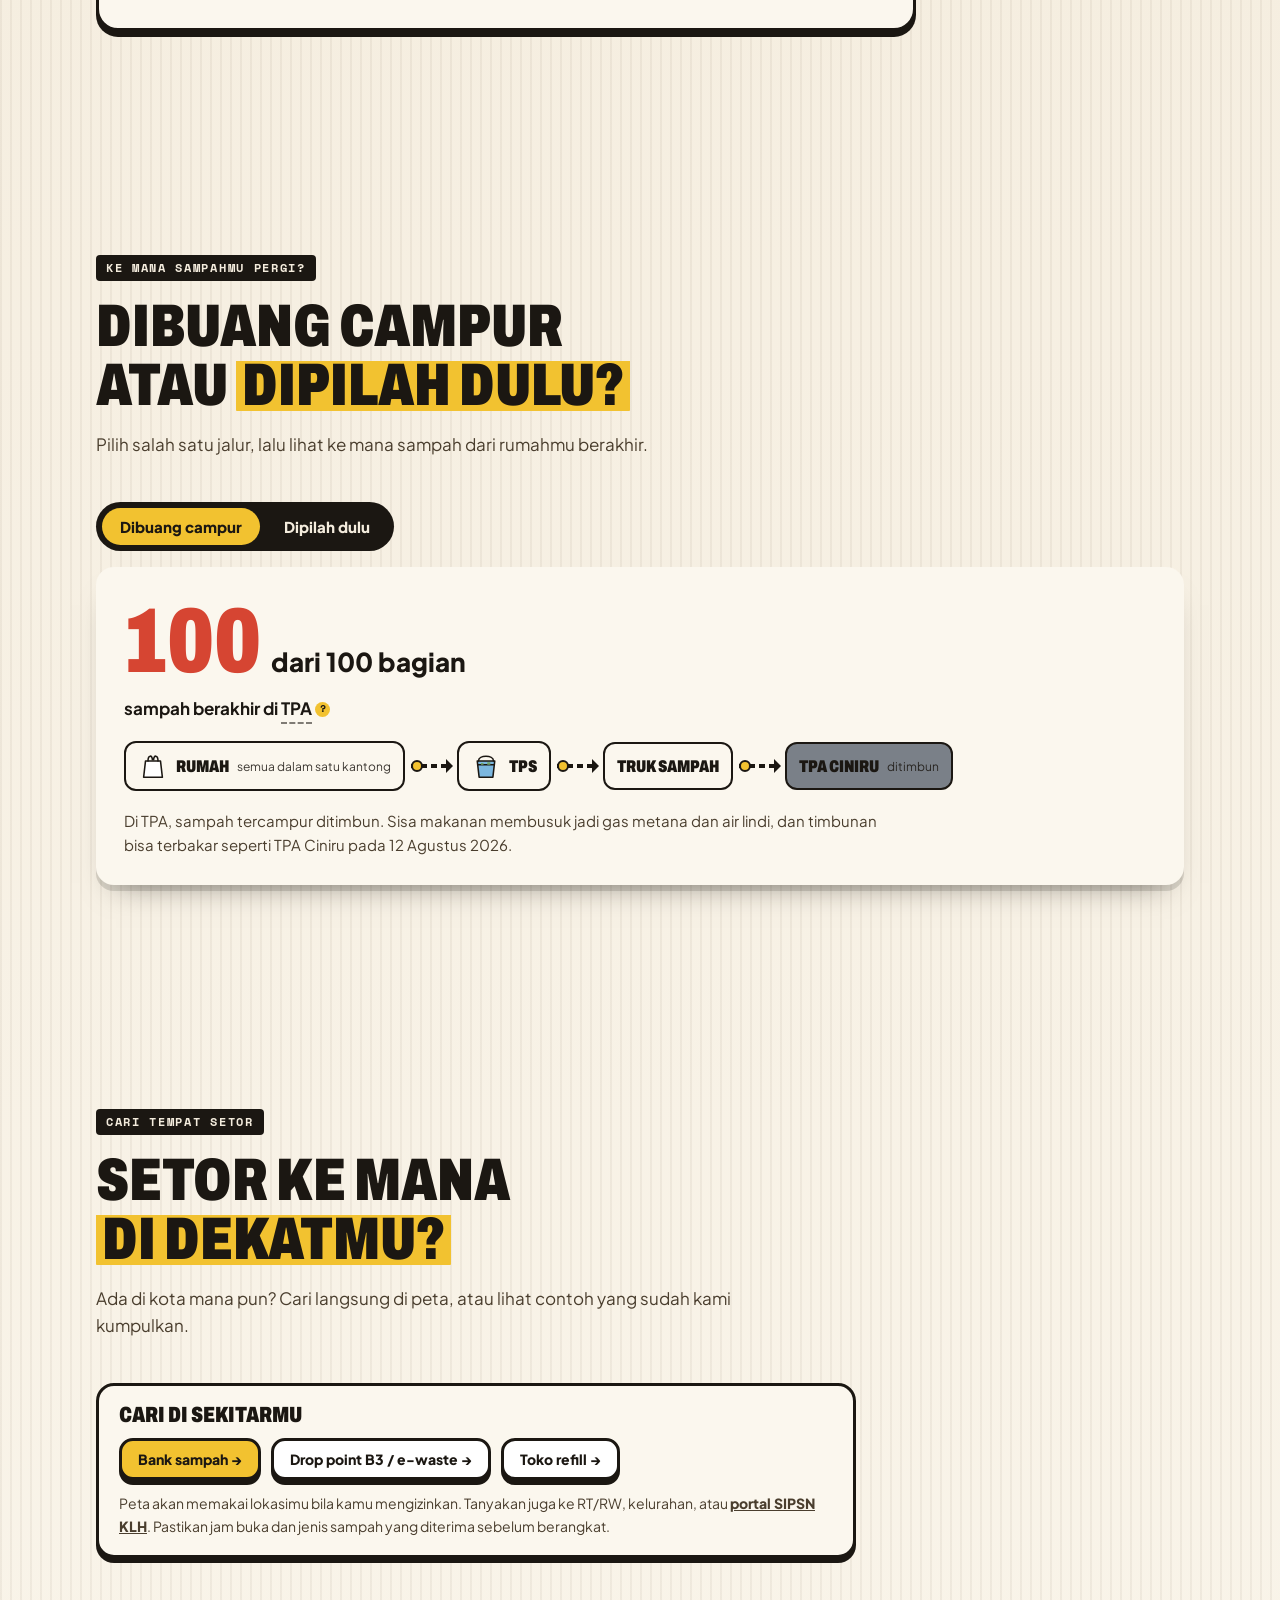
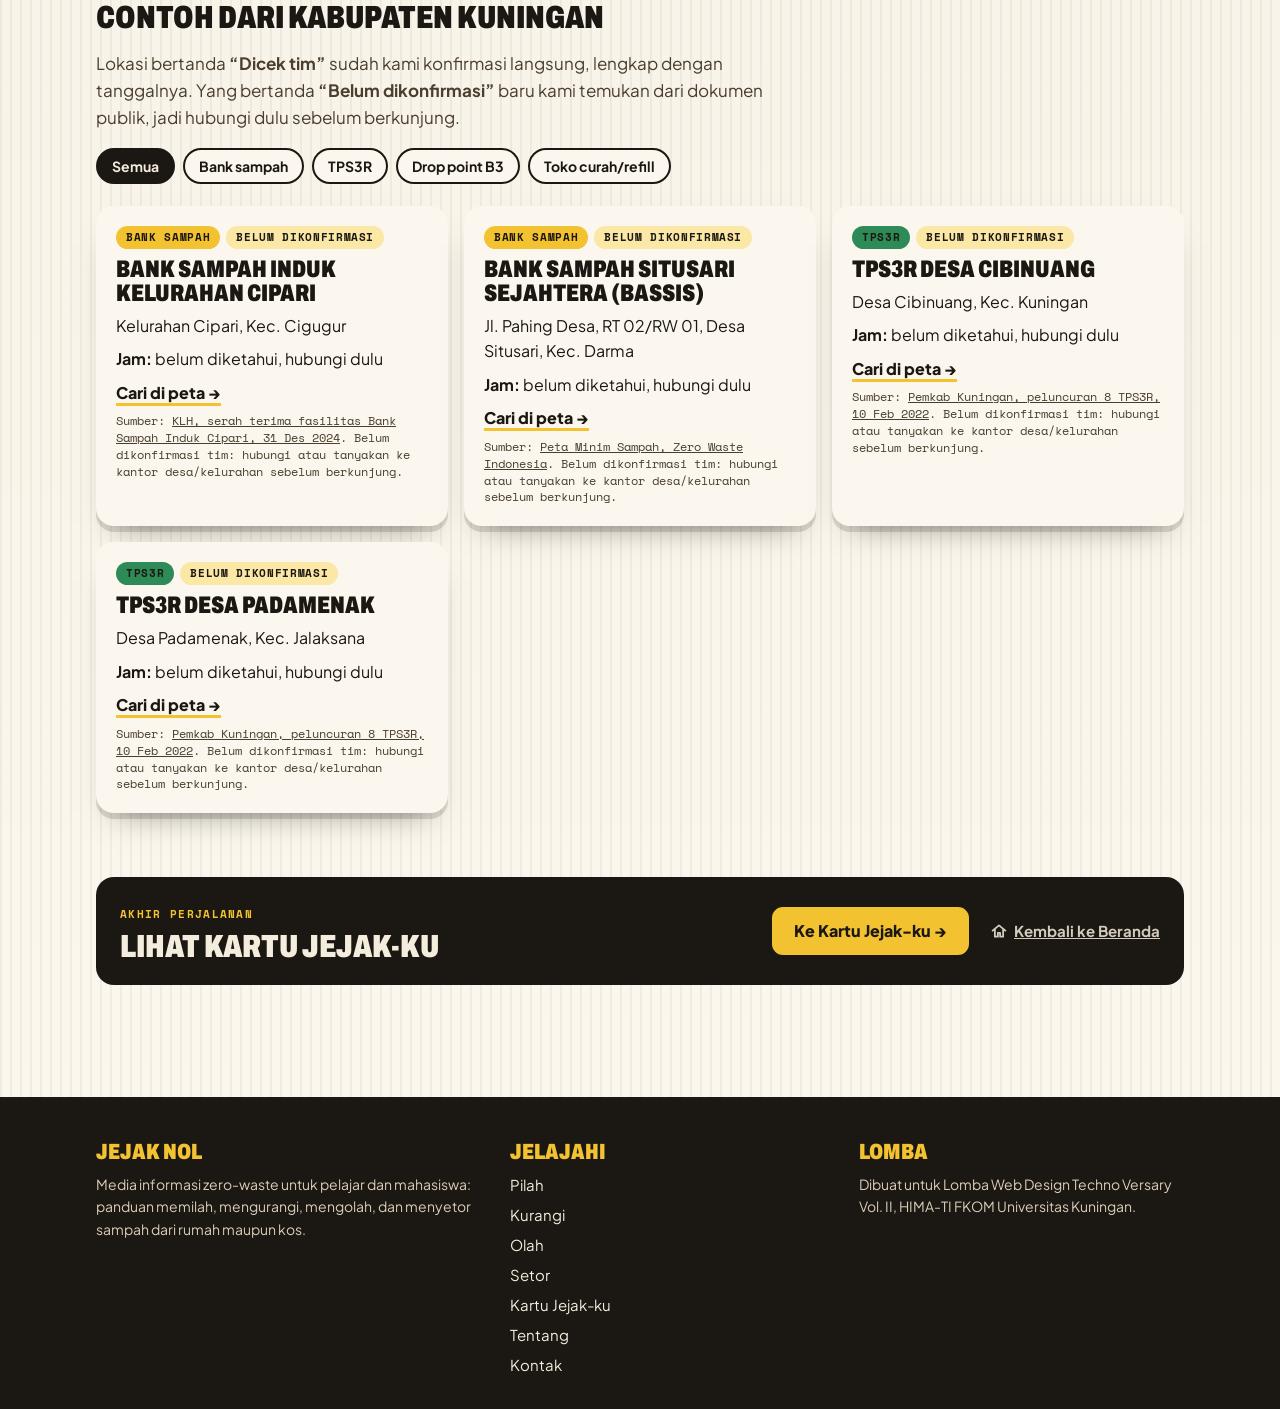
<file: setor.html>
<!doctype html>
<html lang="id">
<head>
<meta charset="utf-8">
<meta name="viewport" content="width=device-width, initial-scale=1, viewport-fit=cover">
<title>Setor · Jejak Nol</title>
<meta name="description" content="Persiapan sebelum menyetor sampah, perbandingan sampah dibuang campur dan dipilah, serta cara mencari bank sampah, drop point B3, dan toko refill di dekatmu.">
<meta name="theme-color" content="#1B1712">
<link rel="icon" href="assets/favicon.svg" type="image/svg+xml">
<link rel="preconnect" href="https://fonts.googleapis.com">
<link rel="preconnect" href="https://fonts.gstatic.com" crossorigin>
<link rel="stylesheet" href="https://fonts.googleapis.com/css2?family=Archivo:wdth,wght@62..125,500..900&family=Plus+Jakarta+Sans:wght@400;600;800&family=Space+Mono:wght@400;700&family=Permanent+Marker&display=swap">
<link rel="stylesheet" href="assets/css/gaya.css">
<script src="assets/js/data.js" defer></script>
<script src="assets/js/umum.js" defer></script>
<script src="assets/js/setor.js" defer></script>
</head>
<body>
<a class="lewati" href="#utama">Lewati ke isi</a>
<header class="atas">
  <div class="isi">
    <a class="logo" href="index.html" aria-label="Jejak Nol, ke Beranda">Jejak<b>Nol</b></a>
    <button class="tombol-menu" id="tombol-menu" aria-expanded="false" aria-controls="menu">Menu</button>
    <nav class="menu" id="menu" aria-label="Menu utama">
      <a class="titik" style="--w:var(--anorganik)" href="pilah.html">Pilah</a>
      <a class="titik" style="--w:var(--stempel)" href="kurangi.html">Kurangi</a>
      <a class="titik" style="--w:var(--organik)" href="olah.html">Olah</a>
      <a class="titik" style="--w:var(--setor)" href="setor.html" aria-current="page">Setor</a>
      <a href="tentang.html">Tentang</a>
      <a href="kontak.html">Kontak</a>
    </nav>
  </div>
</header>

<main class="jalur pendek" id="utama">
  <section class="halaman-kepala">
    <div class="isi">
      <div class="teks">
        <nav class="remah" aria-label="Posisi halaman"><a href="index.html"><svg class="ikon-rumah" viewBox="0 0 24 24" aria-hidden="true"><path d="M3.5 11.5 12 4.5l8.5 7M6.5 9.5V19.5h4v-5h3v5h4V9.5"/></svg><span>Beranda</span></a><span class="remah-sep" aria-hidden="true">›</span><span class="cap" aria-current="page">Langkah 4 dari 4</span></nav>
        <h1 class="judul-halaman"><mark class="stabilo">Setor</mark> ke tempat yang benar.</h1>
        <p class="intinya"><span>Intinya</span><span>Anorganik yang bersih ke bank sampah, B3 ke drop point khusus, dan residu ke TPS.</span></p>
        <div class="tugas" data-tugas="setor" aria-live="polite"></div>
        <p class="sdg-baris">Mendukung <a href="tentang.html#sdgs">SDG 11.6 dan 12.5</a></p>
      </div>
      <div class="kardi-kepala" data-kardi="lambai"></div>
    </div>
  </section>

  <section class="bagian" id="siapkan" style="padding-top:0" data-pesan="Bersih dan kering, itu kuncinya.">
    <div class="isi">
      <div class="kepala-bagian">
        <span class="cap">Sebelum setor</span>
        <h2 class="judul-bagian">Lima hal yang perlu <mark class="stabilo">disiapkan.</mark></h2>
        <p class="pengantar">Bank sampah biasanya hanya menerima sampah anorganik yang bersih, kering, dan sudah dikelompokkan. Centang yang sudah kamu pahami, lalu lihat gambar di sampingnya berubah dari “sebelum” ke “sesudah”.</p>
      </div>
      <!-- Sebelum → Sesudah: tiap baris punya ilustrasi kecil yang berubah saat dicentang -->
      <div class="setor-siap" id="setor-siap">
      <div class="siap-atas">
        <span class="siap-karung" aria-hidden="true"></span>
        <div class="siap-info">
          <p id="setor-status" aria-live="polite"></p>
          <div class="setor-progres" aria-hidden="true"><i></i></div>
        </div>
        <span class="siap-stempel" aria-hidden="true">Siap disetor ✓</span>
      </div>
      <ul class="checklist" id="checklist">
        <li><label><input type="checkbox" value="0"><span><b>Pilah sesuai tong</b>Pisahkan organik, anorganik, B3, dan residu sejak di rumah.</span></label></li>
        <li><label><input type="checkbox" value="1"><span><b>Bilas</b>Botol, gelas, dan kaleng dibilas dari sisa minuman atau makanan.</span></label></li>
        <li><label><input type="checkbox" value="2"><span><b>Keringkan</b>Kertas dan kardus yang basah atau berminyak sulit diolah.</span></label></li>
        <li><label><input type="checkbox" value="3"><span><b>Kelompokkan per jenis</b>Plastik bersama plastik, kertas bersama kertas, tutup terpisah dari botol.</span></label></li>
        <li><label><input type="checkbox" value="4"><span><b>Cek jadwal</b>Banyak bank sampah hanya buka di hari tertentu. Cek dulu sebelum berangkat.</span></label></li>
      </ul>
      </div>
    </div>
  </section>

  <section class="bagian" id="jalur" data-pesan="Bandingkan dua jalurnya. Bedanya besar, kan?" data-eks="kaget">
    <div class="isi">
      <div class="kepala-bagian">
        <span class="cap">Ke mana sampahmu pergi?</span>
        <h2 class="judul-bagian">Dibuang campur atau <mark class="stabilo">dipilah dulu?</mark></h2>
        <p class="pengantar">Pilih salah satu jalur, lalu lihat ke mana sampah dari rumahmu berakhir.</p>
      </div>
      <div class="jalur-pilih" role="group" aria-label="Pilih jalur sampah">
        <button type="button" data-mode="campur" aria-pressed="true">Dibuang campur</button>
        <button type="button" data-mode="pilah" aria-pressed="false">Dipilah dulu</button>
      </div>
      <div class="jalur-sampah kertas" id="jalur-sampah" data-mode="campur"></div>
    </div>
  </section>

  <section class="bagian" id="direktori" data-lompat="Cari tempat setor" data-pesan="Cari di peta, atau kabari kami lokasi yang belum ada.">
    <div class="isi">
      <div class="kepala-bagian">
        <span class="cap">Cari tempat setor</span>
        <h2 class="judul-bagian">Setor ke mana <mark class="stabilo">di dekatmu?</mark></h2>
        <p class="pengantar">Ada di kota mana pun? Cari langsung di peta, atau lihat contoh yang sudah kami kumpulkan.</p>
      </div>
      <div class="cari-dekat" id="cari-dekat">
        <p class="cari-dekat-judul">Cari di sekitarmu</p>
        <div class="cari-dekat-tombol">
          <a class="btn kecil" href="https://www.google.com/maps/search/bank+sampah+terdekat" target="_blank" rel="noopener">Bank sampah →</a>
          <a class="btn kecil putih" href="https://www.google.com/maps/search/drop+point+limbah+B3+atau+e-waste+terdekat" target="_blank" rel="noopener">Drop point B3 / e-waste →</a>
          <a class="btn kecil putih" href="https://www.google.com/maps/search/toko+isi+ulang+refill+terdekat" target="_blank" rel="noopener">Toko refill →</a>
        </div>
        <p class="cari-dekat-ket">Peta akan memakai lokasimu bila kamu mengizinkan. Tanyakan juga ke RT/RW, kelurahan, atau
          <a href="https://sampahnasional.kemenlh.go.id" target="_blank" rel="noopener">portal SIPSN KLH</a>. Pastikan jam buka dan jenis sampah yang diterima sebelum berangkat.</p>
      </div>
      <div class="kepala-bagian kepala-contoh">
        <h3 class="judul-contoh">Contoh dari Kabupaten Kuningan</h3>
        <p class="pengantar">Lokasi bertanda <b>“Dicek tim”</b> sudah kami konfirmasi langsung, lengkap dengan tanggalnya. Yang bertanda <b>“Belum dikonfirmasi”</b> baru kami temukan dari dokumen publik, jadi hubungi dulu sebelum berkunjung.</p>
      </div>
      <div class="filter" id="filter-tempat" role="group" aria-label="Saring jenis tempat"></div>
      <div id="daftar-lokasi"></div>
      <div class="lanjut">
        <div><span class="label">Akhir perjalanan</span><b>Lihat Kartu Jejak-ku</b></div>
        <div class="lanjut-aksi"><a class="btn" href="kartu.html">Ke Kartu Jejak-ku →</a><a class="pulang" href="index.html"><svg class="ikon-rumah" viewBox="0 0 24 24" aria-hidden="true"><path d="M3.5 11.5 12 4.5l8.5 7M6.5 9.5V19.5h4v-5h3v5h4V9.5"/></svg>Kembali ke Beranda</a></div>
      </div>
    </div>
  </section>
</main>

<footer>
  <div class="isi">
    <section><h2>Jejak Nol</h2><p>Media informasi zero-waste untuk pelajar dan mahasiswa: panduan memilah, mengurangi, mengolah, dan menyetor sampah dari rumah maupun kos.</p></section>
    <section><h2>Jelajahi</h2><ul><li><a href="pilah.html">Pilah</a></li><li><a href="kurangi.html">Kurangi</a></li><li><a href="olah.html">Olah</a></li><li><a href="setor.html">Setor</a></li><li><a href="kartu.html">Kartu Jejak-ku</a></li><li><a href="tentang.html">Tentang</a></li><li><a href="kontak.html">Kontak</a></li></ul></section>
    <section><h2>Lomba</h2><p>Dibuat untuk Lomba Web Design Techno Versary Vol. II, HIMA-TI FKOM Universitas Kuningan.</p></section>
  </div>
</footer>
</body>
</html>
</file>
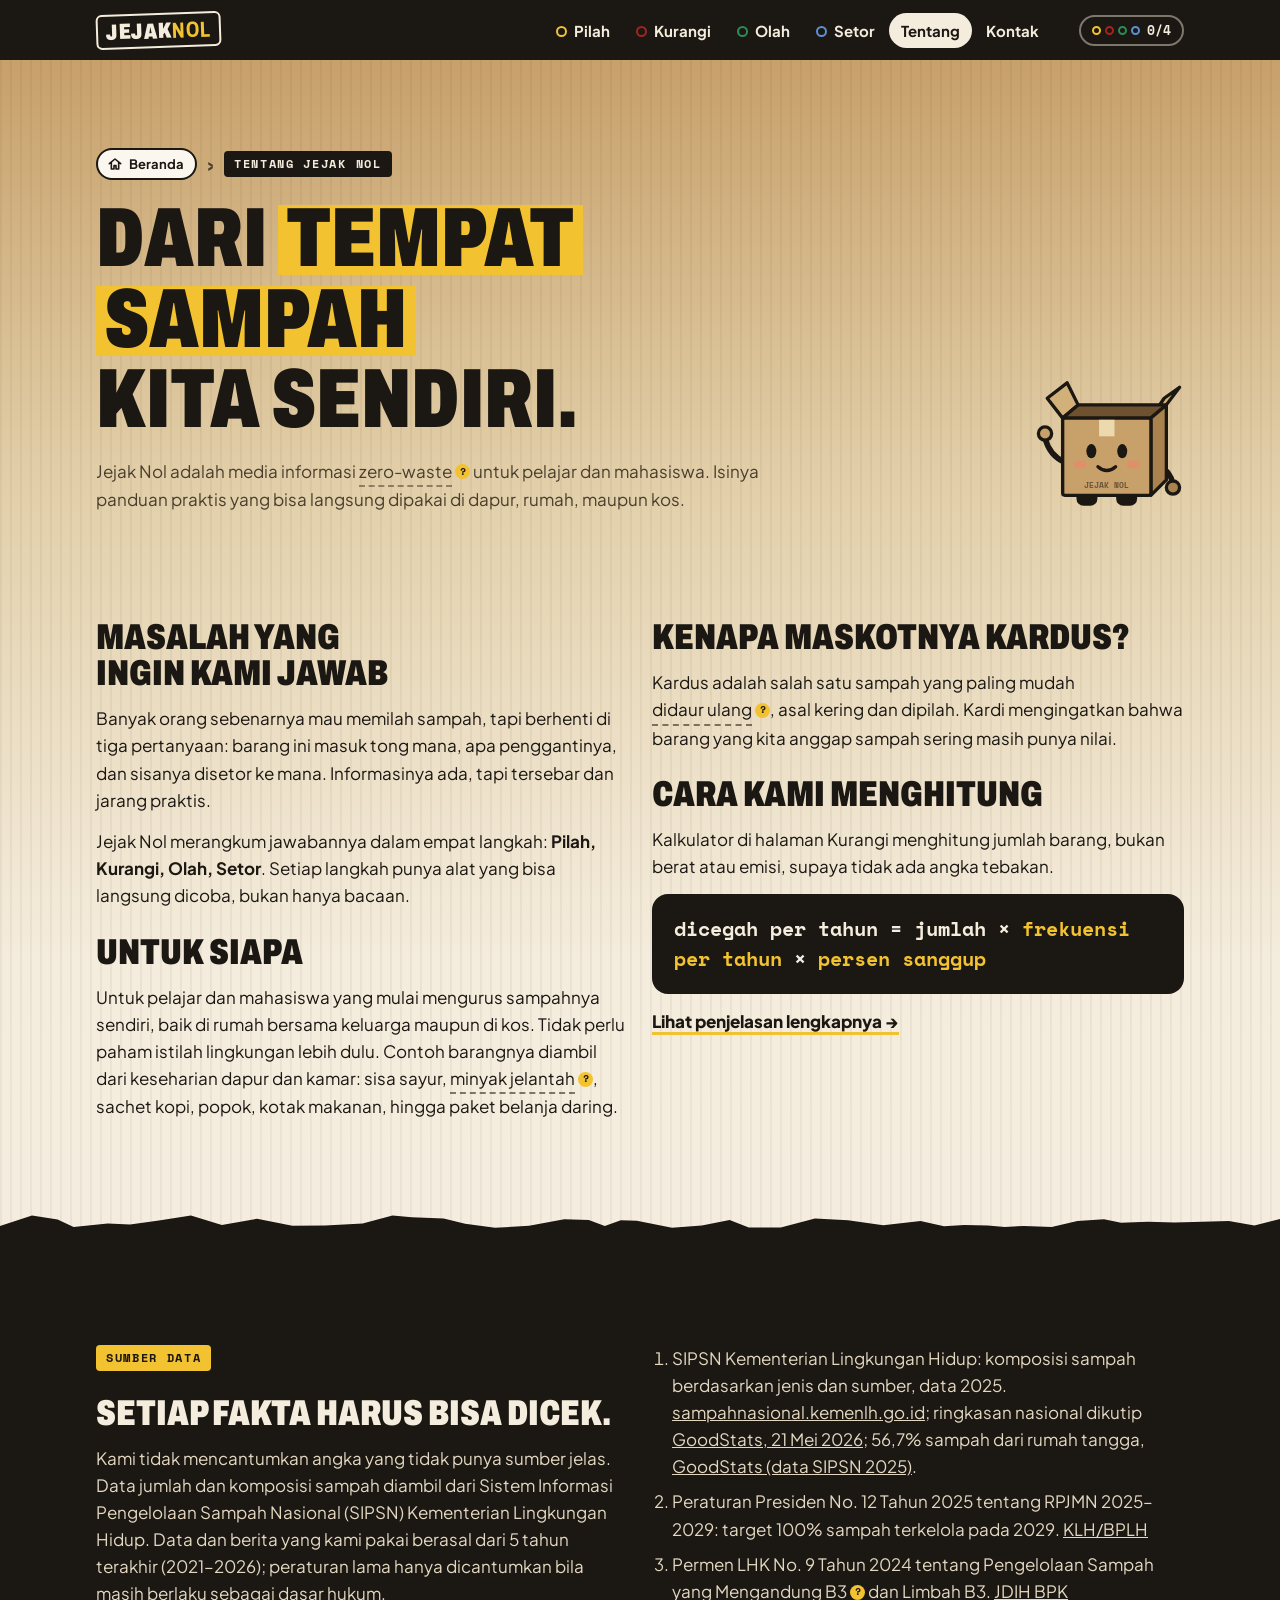
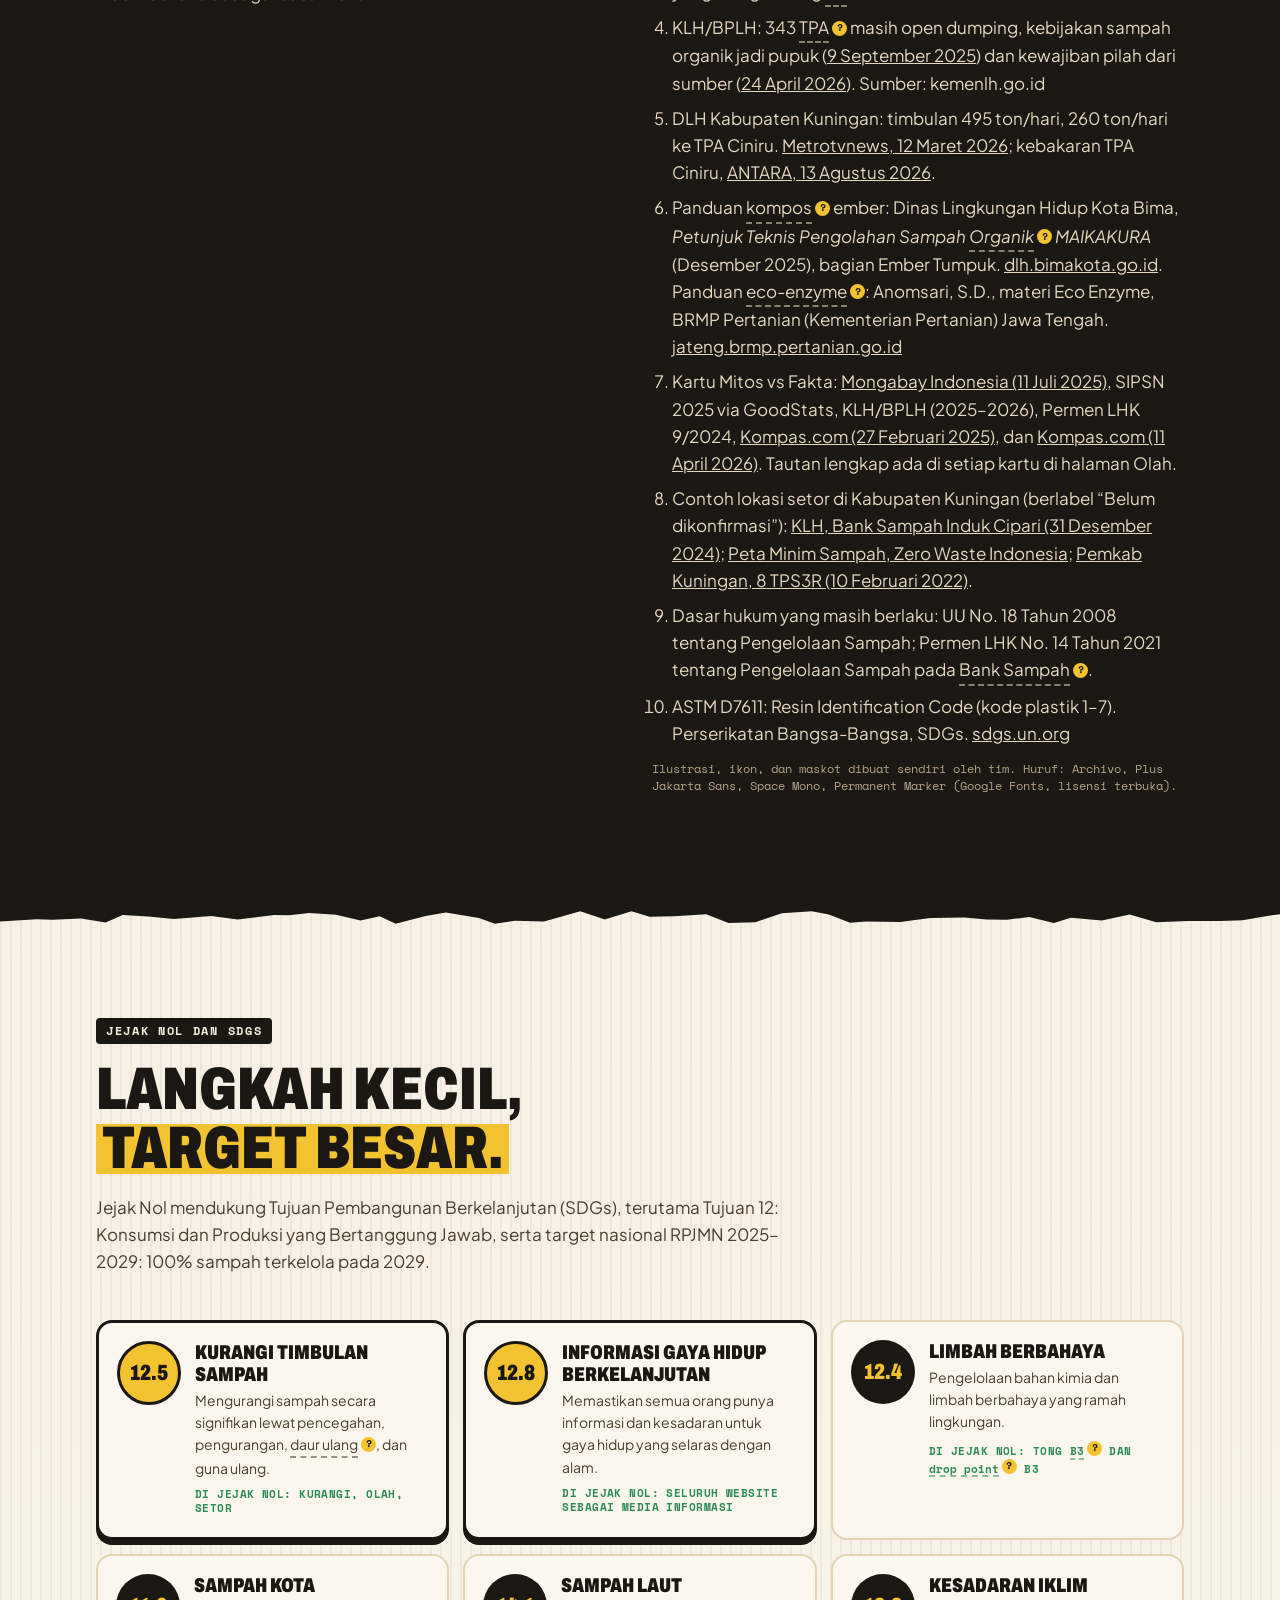
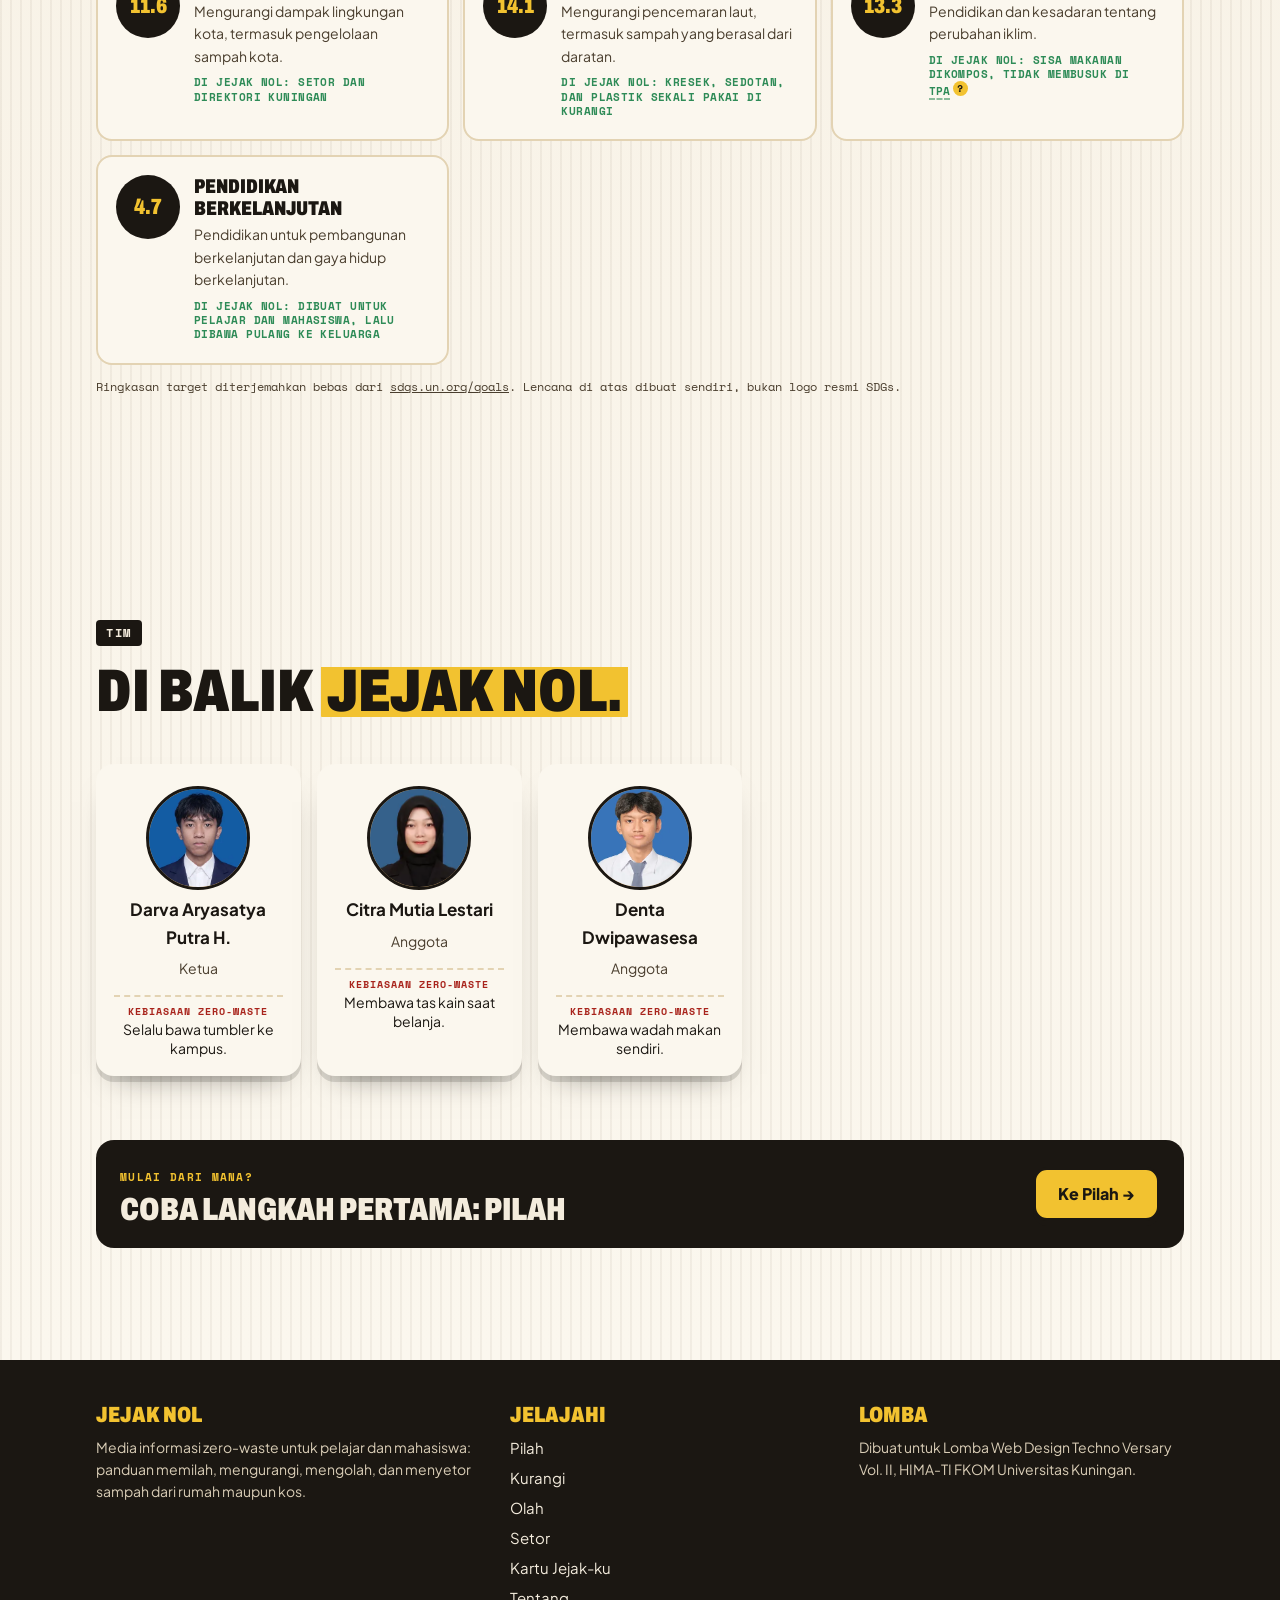
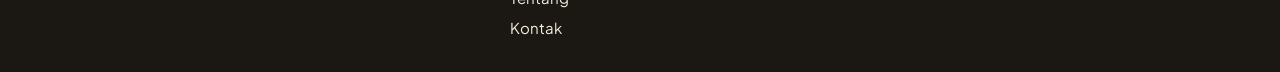
<file: tentang.html>
<!doctype html>
<html lang="id">
<head>
<meta charset="utf-8">
<meta name="viewport" content="width=device-width, initial-scale=1, viewport-fit=cover">
<title>Tentang · Jejak Nol</title>
<meta name="description" content="Kenapa Jejak Nol dibuat, untuk siapa, cara kami menghitung, sumber data, dan tim di baliknya.">
<meta name="theme-color" content="#1B1712">
<link rel="icon" href="assets/favicon.svg" type="image/svg+xml">
<link rel="preconnect" href="https://fonts.googleapis.com">
<link rel="preconnect" href="https://fonts.gstatic.com" crossorigin>
<link rel="stylesheet" href="https://fonts.googleapis.com/css2?family=Archivo:wdth,wght@62..125,500..900&family=Plus+Jakarta+Sans:wght@400;600;800&family=Space+Mono:wght@400;700&family=Permanent+Marker&display=swap">
<link rel="stylesheet" href="assets/css/gaya.css">
<script src="assets/js/data.js" defer></script>
<script src="assets/js/umum.js" defer></script>
</head>
<body>
<a class="lewati" href="#utama">Lewati ke isi</a>
<header class="atas">
  <div class="isi">
    <a class="logo" href="index.html" aria-label="Jejak Nol, ke Beranda">Jejak<b>Nol</b></a>
    <button class="tombol-menu" id="tombol-menu" aria-expanded="false" aria-controls="menu">Menu</button>
    <nav class="menu" id="menu" aria-label="Menu utama">
      <a class="titik" style="--w:var(--anorganik)" href="pilah.html">Pilah</a>
      <a class="titik" style="--w:var(--stempel)" href="kurangi.html">Kurangi</a>
      <a class="titik" style="--w:var(--organik)" href="olah.html">Olah</a>
      <a class="titik" style="--w:var(--setor)" href="setor.html">Setor</a>
      <a href="tentang.html" aria-current="page">Tentang</a>
      <a href="kontak.html">Kontak</a>
    </nav>
  </div>
</header>

<main class="jalur pendek" id="utama">
  <section class="halaman-kepala">
    <div class="isi">
      <div class="teks">
        <nav class="remah" aria-label="Posisi halaman"><a href="index.html"><svg class="ikon-rumah" viewBox="0 0 24 24" aria-hidden="true"><path d="M3.5 11.5 12 4.5l8.5 7M6.5 9.5V19.5h4v-5h3v5h4V9.5"/></svg><span>Beranda</span></a><span class="remah-sep" aria-hidden="true">›</span><span class="cap" aria-current="page">Tentang Jejak Nol</span></nav>
        <h1 class="judul-halaman">Dari <mark class="stabilo">tempat sampah</mark> kita sendiri.</h1>
        <p class="pengantar">Jejak Nol adalah media informasi zero-waste untuk pelajar dan mahasiswa. Isinya panduan praktis yang bisa langsung dipakai di dapur, rumah, maupun kos.</p>
      </div>
      <div class="kardi-kepala" data-kardi="lambai"></div>
    </div>
  </section>

  <section class="bagian" style="padding-top:0" data-pesan="Halo! Aku Kardi, maskot Jejak Nol.">
    <div class="isi dua-kolom">
      <div class="prosa">
        <h2>Masalah yang ingin kami jawab</h2>
        <p>Banyak orang sebenarnya mau memilah sampah, tapi berhenti di tiga pertanyaan: barang ini masuk tong mana, apa penggantinya, dan sisanya disetor ke mana. Informasinya ada, tapi tersebar dan jarang praktis.</p>
        <p>Jejak Nol merangkum jawabannya dalam empat langkah: <strong>Pilah, Kurangi, Olah, Setor</strong>. Setiap langkah punya alat yang bisa langsung dicoba, bukan hanya bacaan.</p>
        <h2>Untuk siapa</h2>
        <p>Untuk pelajar dan mahasiswa yang mulai mengurus sampahnya sendiri, baik di rumah bersama keluarga maupun di kos. Tidak perlu paham istilah lingkungan lebih dulu. Contoh barangnya diambil dari keseharian dapur dan kamar: sisa sayur, minyak jelantah, sachet kopi, popok, kotak makanan, hingga paket belanja daring.</p>
      </div>
      <div class="prosa">
        <h2>Kenapa maskotnya kardus?</h2>
        <p>Kardus adalah salah satu sampah yang paling mudah didaur ulang, asal kering dan dipilah. Kardi mengingatkan bahwa barang yang kita anggap sampah sering masih punya nilai.</p>
        <h2>Cara kami menghitung</h2>
        <p>Kalkulator di halaman Kurangi menghitung jumlah barang, bukan berat atau emisi, supaya tidak ada angka tebakan.</p>
        <div class="rumus">dicegah per tahun = jumlah × <span>frekuensi per tahun</span> × <span>persen sanggup</span></div>
        <p><a class="tautan-lanjut" href="kurangi.html#cara">Lihat penjelasan lengkapnya →</a></p>
      </div>
    </div>
  </section>

  <section class="bagian gelap" data-sobek data-pesan="Semua fakta di situs ini ada sumbernya." data-eks="senang">
    <div class="isi dua-kolom">
      <div class="prosa" style="color:#E3D7C1">
        <span class="cap" style="align-self:flex-start">Sumber data</span>
        <h2 style="color:var(--kertas)">Setiap fakta harus bisa dicek.</h2>
        <p>Kami tidak mencantumkan angka yang tidak punya sumber jelas. Data jumlah dan komposisi sampah diambil dari Sistem Informasi Pengelolaan Sampah Nasional (SIPSN) Kementerian Lingkungan Hidup. Data dan berita yang kami pakai berasal dari 5 tahun terakhir (2021–2026); peraturan lama hanya dicantumkan bila masih berlaku sebagai dasar hukum.</p>
      </div>
      <div class="prosa" style="color:#E3D7C1">
        <ol class="daftar-sumber">
          <li>SIPSN Kementerian Lingkungan Hidup: komposisi sampah berdasarkan jenis dan sumber, data 2025. <a href="https://sampahnasional.kemenlh.go.id/portal-indikatif/data/komposisi-sampah" target="_blank" rel="noopener">sampahnasional.kemenlh.go.id</a>; ringkasan nasional dikutip <a href="https://data.goodstats.id/statistic/komposisi-sampah-nasional-2025-didominasi-sisa-makanan-pgp9R" target="_blank" rel="noopener">GoodStats, 21 Mei 2026</a>; 56,7% sampah dari rumah tangga, <a href="https://goodstats.id/article/persentase-sumber-sampah-indonesia-2025-rumah-tangga-dominasi-timbulan-nasional-GR9A5" target="_blank" rel="noopener">GoodStats (data SIPSN 2025)</a>.</li>
          <li>Peraturan Presiden No. 12 Tahun 2025 tentang RPJMN 2025–2029: target 100% sampah terkelola pada 2029. <a href="https://kemenlh.go.id/news/detail/indonesia-bersih-2029-klhbplh-pacu-pengelolaan-sampah-100" target="_blank" rel="noopener">KLH/BPLH</a></li>
          <li>Permen LHK No. 9 Tahun 2024 tentang Pengelolaan Sampah yang Mengandung B3 dan Limbah B3. <a href="https://peraturan.bpk.go.id/Details/291985" target="_blank" rel="noopener">JDIH BPK</a></li>
          <li>KLH/BPLH: 343 TPA masih open dumping, kebijakan sampah organik jadi pupuk (<a href="https://kemenlh.go.id/news/detail/klhbplh-luncurkan-kebijakan-pemanfaatan-sampah-organik-untuk-pupuk-organik-dorong-swasembada-pangan-berkelanjutan" target="_blank" rel="noopener">9 September 2025</a>) dan kewajiban pilah dari sumber (<a href="https://kemenlh.go.id/news/detail/menteri-lh-pilah-sampah-harus-100-tuntas-di-tingkat-kelurahan" target="_blank" rel="noopener">24 April 2026</a>). Sumber: kemenlh.go.id</li>
          <li>DLH Kabupaten Kuningan: timbulan 495 ton/hari, 260 ton/hari ke TPA Ciniru. <a href="https://www.metrotvnews.com/read/bVDCPjAP-dlh-kuningan-siapkan-tpst-pengganti-tpa-ciniru" target="_blank" rel="noopener">Metrotvnews, 12 Maret 2026</a>; kebakaran TPA Ciniru, <a href="https://www.antaranews.com/berita/5693389/bpbd-kuningan-200-personel-masih-tangani-kebakaran-tpsa-ciniru" target="_blank" rel="noopener">ANTARA, 13 Agustus 2026</a>.</li>
          <li>Panduan kompos ember: Dinas Lingkungan Hidup Kota Bima, <i>Petunjuk Teknis Pengolahan Sampah Organik MAIKAKURA</i> (Desember 2025), bagian Ember Tumpuk. <a href="https://dlh.bimakota.go.id/upload/download/1771898092_98082612d1a1c8140236.pdf" target="_blank" rel="noopener">dlh.bimakota.go.id</a>. Panduan eco-enzyme: Anomsari, S.D., materi Eco Enzyme, BRMP Pertanian (Kementerian Pertanian) Jawa Tengah. <a href="https://jateng.brmp.pertanian.go.id/storage/assets/uploads/file/zeFPP9HCpOZEKaGMoeUEgD3YHhuJ05VBEg1tfKZY.pdf" target="_blank" rel="noopener">jateng.brmp.pertanian.go.id</a></li>
          <li>Kartu Mitos vs Fakta: <a href="https://mongabay.co.id/2025/07/11/riset-sebut-sampah-saset-penuhi-sungai-di-indonesia/" target="_blank" rel="noopener">Mongabay Indonesia (11 Juli 2025)</a>, SIPSN 2025 via GoodStats, KLH/BPLH (2025–2026), Permen LHK 9/2024, <a href="https://lestari.kompas.com/read/2025/02/27/165716186/fakta-daur-ulang-di-balik-plastik-pet-kemasan-besar-yang-jadi-primadona" target="_blank" rel="noopener">Kompas.com (27 Februari 2025)</a>, dan <a href="https://lestari.kompas.com/read/2026/04/11/130300186/klh-dorong-pemda-untuk-bereskan-setengah-sampah-dari-rumah" target="_blank" rel="noopener">Kompas.com (11 April 2026)</a>. Tautan lengkap ada di setiap kartu di halaman Olah.</li>
          <li>Contoh lokasi setor di Kabupaten Kuningan (berlabel “Belum dikonfirmasi”): <a href="https://info3r.kemenlh.go.id/berita/detail/Z25jank4ZkkxK1lJcmhOSkFiVnNmbVh4UkE1MmRHZ0R4RXNrOVhBbHFNYz0" target="_blank" rel="noopener">KLH, Bank Sampah Induk Cipari (31 Desember 2024)</a>; <a href="https://zerowaste.id/peta-minim-sampah/bassis-bank-sampah-situsari-sejahtera/" target="_blank" rel="noopener">Peta Minim Sampah, Zero Waste Indonesia</a>; <a href="https://kuningankab.go.id/home/8-desa-siap-kelola-sampah-melalui-tps-3r/" target="_blank" rel="noopener">Pemkab Kuningan, 8 TPS3R (10 Februari 2022)</a>.</li>
          <li>Dasar hukum yang masih berlaku: UU No. 18 Tahun 2008 tentang Pengelolaan Sampah; Permen LHK No. 14 Tahun 2021 tentang Pengelolaan Sampah pada Bank Sampah.</li>
          <li>ASTM D7611: Resin Identification Code (kode plastik 1–7). Perserikatan Bangsa-Bangsa, SDGs. <a href="https://sdgs.un.org/goals/goal12" target="_blank" rel="noopener">sdgs.un.org</a></li>
        </ol>
        <p class="isi-sumber" style="color:#B3A388">Ilustrasi, ikon, dan maskot dibuat sendiri oleh tim. Huruf: Archivo, Plus Jakarta Sans, Space Mono, Permanent Marker (Google Fonts, lisensi terbuka).</p>
      </div>
    </div>
  </section>

  <section class="bagian" id="sdgs" data-pesan="Langkah kecil di rumah ikut mendukung target dunia." data-eks="senang">
    <div class="isi">
      <div class="kepala-bagian">
        <span class="cap">Jejak Nol dan SDGs</span>
        <h2 class="judul-bagian">Langkah kecil, <mark class="stabilo">target besar.</mark></h2>
        <p class="pengantar">Jejak Nol mendukung Tujuan Pembangunan Berkelanjutan (SDGs), terutama Tujuan 12: Konsumsi dan Produksi yang Bertanggung Jawab, serta target nasional RPJMN 2025–2029: 100% sampah terkelola pada 2029.</p>
      </div>
      <div class="sdg-daftar">
        <article class="sdg utama"><span class="sdg-no">12.5</span><div><b>Kurangi timbulan sampah</b><p>Mengurangi sampah secara signifikan lewat pencegahan, pengurangan, daur ulang, dan guna ulang.</p><span class="sdg-di">Di Jejak Nol: Kurangi, Olah, Setor</span></div></article>
        <article class="sdg utama"><span class="sdg-no">12.8</span><div><b>Informasi gaya hidup berkelanjutan</b><p>Memastikan semua orang punya informasi dan kesadaran untuk gaya hidup yang selaras dengan alam.</p><span class="sdg-di">Di Jejak Nol: seluruh website sebagai media informasi</span></div></article>
        <article class="sdg"><span class="sdg-no">12.4</span><div><b>Limbah berbahaya</b><p>Pengelolaan bahan kimia dan limbah berbahaya yang ramah lingkungan.</p><span class="sdg-di">Di Jejak Nol: tong B3 dan drop point B3</span></div></article>
        <article class="sdg"><span class="sdg-no">11.6</span><div><b>Sampah kota</b><p>Mengurangi dampak lingkungan kota, termasuk pengelolaan sampah kota.</p><span class="sdg-di">Di Jejak Nol: Setor dan direktori Kuningan</span></div></article>
        <article class="sdg"><span class="sdg-no">14.1</span><div><b>Sampah laut</b><p>Mengurangi pencemaran laut, termasuk sampah yang berasal dari daratan.</p><span class="sdg-di">Di Jejak Nol: kresek, sedotan, dan plastik sekali pakai di Kurangi</span></div></article>
        <article class="sdg"><span class="sdg-no">13.3</span><div><b>Kesadaran iklim</b><p>Pendidikan dan kesadaran tentang perubahan iklim.</p><span class="sdg-di">Di Jejak Nol: sisa makanan dikompos, tidak membusuk di TPA</span></div></article>
        <article class="sdg"><span class="sdg-no">4.7</span><div><b>Pendidikan berkelanjutan</b><p>Pendidikan untuk pembangunan berkelanjutan dan gaya hidup berkelanjutan.</p><span class="sdg-di">Di Jejak Nol: dibuat untuk pelajar dan mahasiswa, lalu dibawa pulang ke keluarga</span></div></article>
      </div>
      <p class="isi-sumber" style="margin-top:14px">Ringkasan target diterjemahkan bebas dari <a href="https://sdgs.un.org/goals" target="_blank" rel="noopener">sdgs.un.org/goals</a>. Lencana di atas dibuat sendiri, bukan logo resmi SDGs.</p>
    </div>
  </section>

  <section class="bagian" data-pesan="Ini tim yang membuat Jejak Nol.">
    <div class="isi">
      <div class="kepala-bagian">
        <span class="cap">Tim</span>
        <h2 class="judul-bagian">Di balik <mark class="stabilo">Jejak Nol.</mark></h2>
      </div>
      <div class="tim">
        <article class="anggota kertas"><div class="foto"><img src="assets/img/tim-darva.webp" alt="Foto Darva Aryasatya Putra H." width="104" height="104" loading="lazy"></div><b>Darva Aryasatya Putra H.</b><span>Ketua</span><p class="kebiasaan-anggota"><small>Kebiasaan zero-waste</small>Selalu bawa tumbler ke kampus.</p></article>
        <article class="anggota kertas"><div class="foto"><img class="zoom" src="assets/img/tim-citra.webp" alt="Foto Citra Mutia Lestari" width="104" height="104" loading="lazy"></div><b>Citra Mutia Lestari</b><span>Anggota</span><p class="kebiasaan-anggota"><small>Kebiasaan zero-waste</small>Membawa tas kain saat belanja.</p></article>
        <article class="anggota kertas"><div class="foto"><img src="assets/img/tim-denta.webp" alt="Foto Denta Dwipawasesa" width="104" height="104" loading="lazy"></div><b>Denta Dwipawasesa</b><span>Anggota</span><p class="kebiasaan-anggota"><small>Kebiasaan zero-waste</small>Membawa wadah makan sendiri.</p></article>
      </div>
      <div class="lanjut">
        <div><span class="label">Mulai dari mana?</span><b>Coba langkah pertama: Pilah</b></div>
        <a class="btn" href="pilah.html">Ke Pilah →</a>
      </div>
    </div>
  </section>
</main>

<footer>
  <div class="isi">
    <section><h2>Jejak Nol</h2><p>Media informasi zero-waste untuk pelajar dan mahasiswa: panduan memilah, mengurangi, mengolah, dan menyetor sampah dari rumah maupun kos.</p></section>
    <section><h2>Jelajahi</h2><ul><li><a href="pilah.html">Pilah</a></li><li><a href="kurangi.html">Kurangi</a></li><li><a href="olah.html">Olah</a></li><li><a href="setor.html">Setor</a></li><li><a href="kartu.html">Kartu Jejak-ku</a></li><li><a href="tentang.html">Tentang</a></li><li><a href="kontak.html">Kontak</a></li></ul></section>
    <section><h2>Lomba</h2><p>Dibuat untuk Lomba Web Design Techno Versary Vol. II, HIMA-TI FKOM Universitas Kuningan.</p></section>
  </div>
</footer>
</body>
</html>
</file>
<file: assets/css/gaya.css>
/* Jejak Nol — gaya bersama semua halaman.
   Gaya: kardus playful. Satu tampilan terang (disengaja).
   Urutan: token → dasar → komponen bersama → per halaman → maskot → gerak. */

:root{
  color-scheme:light;
  --kardus:#C7A06A; --kardus-tua:#A9824E; --kertas:#F4ECDD; --kertas-2:#FBF7EE; --tinta:#1B1712; --tinta-2:#4A3E2E; --garis:#E3D3B3;
  --stempel:#A8231B; --biru:#1F4E8C; --setor:#5B8FD6;
  --organik:#2E8B57; --anorganik:#F2C230; --b3:#D64532; --residu:#7A8088;
  --f-judul:"Archivo","Arial Narrow",sans-serif; --f-teks:"Plus Jakarta Sans",system-ui,sans-serif; --f-mono:"Space Mono",ui-monospace,monospace;
  --f-coret:"Permanent Marker","Comic Sans MS",cursive;
  --botol:56px;
}
@media (max-width:640px){:root{--botol:44px}}
@view-transition{navigation:auto} /* perpindahan halaman yang mulus (Chrome/Edge); browser lain pindah biasa */

/* ---------- dasar ---------- */
*{box-sizing:border-box}
html{scroll-behavior:smooth;scroll-padding-top:80px}
body{margin:0;background:var(--kertas);color:var(--tinta);font:400 16px/1.6 var(--f-teks);overflow-x:clip}
body::before{content:"";position:fixed;inset:0 0 auto;height:env(safe-area-inset-top,0px);z-index:30;background:var(--tinta)}
h1,h2,h3{margin:0;text-wrap:balance}
p{margin:0}
img{max-width:100%}
a{color:inherit}
button,input,select,textarea{font:inherit;color:inherit}
input,select,textarea{color:var(--tinta)} /* kolom isian selalu berlatar terang, jadi teksnya selalu gelap */
::placeholder{color:#8A7B66;opacity:1}
:focus-visible{outline:3px solid var(--biru);outline-offset:3px}
[hidden]{display:none!important}
.sr{position:absolute;width:1px;height:1px;overflow:hidden;clip:rect(0 0 0 0);white-space:nowrap}
.isi{max-width:1120px;margin:0 auto;padding-left:max(16px,env(safe-area-inset-left,0px));padding-right:max(16px,env(safe-area-inset-right,0px))}
.lewati{position:absolute;left:12px;top:-60px;z-index:40;background:var(--anorganik);padding:10px 14px;border-radius:10px;font-weight:800}
.lewati:focus{top:12px}

.jalur{position:relative;
  background:repeating-linear-gradient(90deg,rgba(60,35,10,.05) 0 2px,transparent 2px 10px),
    linear-gradient(180deg,#C29A62 0%,var(--kardus) 14%,#D2B485 34%,#E6D6B6 52%,var(--kertas) 70%,var(--kertas-2) 100%)}
.jalur.pendek{background:repeating-linear-gradient(90deg,rgba(60,35,10,.05) 0 2px,transparent 2px 10px),
    linear-gradient(180deg,var(--kardus) 0,#E2CFA9 420px,var(--kertas) 900px,var(--kertas-2) 100%)}
.bagian{position:relative;z-index:2;padding-block:clamp(64px,9vw,112px)}

/* ---------- header ---------- */
header.atas{position:sticky;top:env(safe-area-inset-top,0px);z-index:20;background:var(--tinta);color:var(--kertas);view-transition-name:header}
header.atas .isi{display:flex;align-items:center;gap:16px;min-height:60px}
.logo{font:900 22px/1 var(--f-judul);font-stretch:75%;text-transform:uppercase;letter-spacing:.02em;color:var(--kertas);text-decoration:none;
  border:2px solid var(--kertas);border-radius:6px;padding:5px 8px 4px;transform:rotate(-2deg)}
.logo b{color:var(--anorganik)}
nav.menu{margin-left:auto;display:flex;gap:2px}
nav.menu a{color:var(--kertas);text-decoration:none;font:700 15px/1 var(--f-teks);padding:10px 12px;border-radius:999px}
nav.menu a:hover{background:rgba(244,236,221,.12)}
nav.menu a[aria-current="page"]{background:var(--kertas);color:var(--tinta)}
/* titik langkah = penanda jejak: kosong (belum), terisi (sudah) */
nav.menu a.titik::before{content:"";display:inline-block;width:11px;height:11px;border-radius:50%;background:transparent;border:2px solid var(--w);margin-right:7px;vertical-align:0;box-sizing:border-box}
nav.menu a.titik.jejak::before{background:var(--w)}
.tombol-menu{display:none;margin-left:auto;background:none;border:2px solid var(--kertas);border-radius:999px;color:var(--kertas);font:700 14px/1 var(--f-teks);padding:9px 14px;cursor:pointer}
@media (max-width:900px){
  .tombol-menu{display:block}
  nav.menu{position:absolute;top:100%;left:0;right:0;margin:0;flex-direction:column;background:var(--tinta);
    padding:8px max(16px,env(safe-area-inset-right,0px)) 16px max(16px,env(safe-area-inset-left,0px))}
  nav.menu:not(.buka){display:none}
  nav.menu a{padding:14px 10px;font-size:16px}
}
.ikon-rumah{width:18px;height:18px;flex:none;fill:none;stroke:currentColor;stroke-width:2.4;stroke-linecap:round;stroke-linejoin:round}

/* posisi halaman: Beranda › Langkah n dari 4 */
.remah{display:flex;flex-wrap:wrap;align-items:center;gap:8px}
.remah a{display:inline-flex;align-items:center;gap:6px;font:700 13px/1 var(--f-teks);text-decoration:none;padding:6px 11px 6px 9px;border-radius:999px;border:2px solid var(--tinta);background:var(--kertas-2)}
.remah a:hover{background:var(--anorganik)}
.remah .ikon-rumah{width:16px;height:16px}
.remah-sep{font:700 18px/1 var(--f-mono);color:var(--tinta-2)}


/* ---------- komponen bersama ---------- */
.cap{display:inline-block;font:700 12px/1 var(--f-mono);letter-spacing:.14em;text-transform:uppercase;background:var(--tinta);color:var(--kertas);padding:7px 10px;border-radius:4px}
.judul-bagian{font:900 clamp(34px,5.6vw,60px)/.98 var(--f-judul);font-stretch:74%;text-transform:uppercase;max-width:18ch}
.subjudul{font:900 clamp(24px,3.4vw,34px)/1 var(--f-judul);font-stretch:74%;text-transform:uppercase}
.pengantar{max-width:60ch;font-size:17px;color:var(--tinta-2)}
.kepala-bagian{display:flex;flex-direction:column;align-items:flex-start;gap:16px;margin-bottom:clamp(28px,4vw,44px)}
.stabilo{color:var(--tinta);background:linear-gradient(transparent 14%,var(--anorganik) 14%,var(--anorganik) 90%,transparent 90%);padding:0 .1em;border-radius:.14em;
  box-decoration-break:clone;-webkit-box-decoration-break:clone}
.coret{font:400 clamp(17px,2vw,21px)/1.2 var(--f-coret);color:var(--stempel);transform:rotate(-3deg);display:inline-block}
.kertas{background:var(--kertas-2);position:relative;border-radius:18px;box-shadow:0 6px 0 rgba(27,23,18,.14),0 18px 30px -20px rgba(27,23,18,.5)}
.selotip::before{content:"";position:absolute;top:-11px;left:50%;width:96px;height:22px;transform:translateX(-50%) rotate(-3deg);
  background:rgba(236,220,180,.85);border:1px solid rgba(0,0,0,.06);z-index:1}
.chip{display:inline-flex;align-items:center;gap:6px;font:700 11px/1 var(--f-mono);text-transform:uppercase;letter-spacing:.06em;padding:6px 10px;border-radius:999px;color:var(--tinta);background:#E9DCC2}
.chip.k-organik{background:var(--organik);color:#fff}
.chip.k-anorganik{background:var(--anorganik)}
.chip.k-b3{background:var(--b3);color:#fff}
.chip.k-residu{background:var(--residu);color:#fff}
.btn{display:inline-flex;align-items:center;gap:8px;background:var(--anorganik);color:var(--tinta);font:800 16px/1 var(--f-teks);
  padding:16px 22px;border:3px solid var(--tinta);border-radius:14px;cursor:pointer;text-decoration:none;box-shadow:0 5px 0 var(--tinta);transition:transform .12s,box-shadow .12s}
.btn:hover{transform:translateY(-2px);box-shadow:0 7px 0 var(--tinta)}
.btn:active{transform:translateY(4px);box-shadow:0 1px 0 var(--tinta)}
.btn.kecil{padding:11px 16px;font-size:14px}
.btn.putih{background:#fff}
.tautan-lanjut{font-weight:800;text-decoration:underline;text-decoration-thickness:3px;text-underline-offset:4px;text-decoration-color:var(--anorganik)}
.keterangan{font:400 12px/1.45 var(--f-mono);color:var(--tinta-2)}
.isi-sumber{font:400 12px/1.4 var(--f-mono);color:var(--tinta-2)}
.isi-sumber.belum{color:var(--stempel)}

/* kepala halaman dalam */
.halaman-kepala{padding-block:clamp(48px,7vw,88px) clamp(56px,8vw,96px)}
.halaman-kepala .isi{display:grid;grid-template-columns:minmax(0,1fr) auto;gap:24px;align-items:end}
@media (max-width:700px){.halaman-kepala .isi{grid-template-columns:1fr}}
.halaman-kepala .teks{display:flex;flex-direction:column;align-items:flex-start;gap:18px}
.judul-halaman{font:900 clamp(44px,7vw,84px)/.96 var(--f-judul);font-stretch:72%;text-transform:uppercase;max-width:14ch}
.halaman-kepala .kardi-kepala{width:clamp(96px,14vw,150px)}
@media (max-width:700px){.halaman-kepala .kardi-kepala{display:none}}
.langkah-nav{display:flex;flex-wrap:wrap;gap:8px}
.langkah-nav a{display:inline-flex;align-items:center;gap:8px;padding:9px 14px;border-radius:999px;border:2px solid var(--tinta);background:var(--kertas-2);
  font:700 14px/1 var(--f-teks);text-decoration:none}
.langkah-nav a::before{content:"";width:12px;height:12px;border-radius:50%;border:2px solid var(--w);box-sizing:border-box}
.langkah-nav a.jejak::before{background:var(--w)}
.langkah-nav a.jejak::after{content:"✓";font-weight:800;color:var(--organik)}
.langkah-nav a[aria-current="page"].jejak::after{color:var(--anorganik)}

/* tugas jejak di kepala halaman pilar */
.tugas{display:flex;flex-wrap:wrap;align-items:center;gap:8px 14px;padding:12px 16px;border-radius:14px;background:var(--kertas-2);border:2px dashed var(--tinta-2);font-size:15px;max-width:640px}
.tugas .label{font:700 11px/1 var(--f-mono);letter-spacing:.12em;text-transform:uppercase;color:var(--stempel)}
.tugas.beres{border-style:solid;border-color:var(--organik);background:#E4F2E8}
.tugas.beres .label{color:var(--organik)}
.tugas a{font-weight:800}
.langkah-nav a[aria-current="page"]{background:var(--tinta);color:var(--kertas)}

/* sambungan antar halaman */
.lanjut{display:flex;flex-wrap:wrap;align-items:center;justify-content:space-between;gap:16px;padding:22px 24px;border-radius:18px;background:var(--tinta);color:var(--kertas);margin-top:clamp(40px,6vw,64px)}
.lanjut b{font:900 clamp(24px,3vw,32px)/1 var(--f-judul);font-stretch:74%;text-transform:uppercase;display:block;margin-top:6px}
.lanjut .label{font:700 11px/1 var(--f-mono);letter-spacing:.12em;text-transform:uppercase;color:var(--anorganik)}

/* pita gelap + tepi sobek */
.gelap{background:var(--tinta);color:var(--kertas)}
.gelap .cap{background:var(--anorganik);color:var(--tinta)}
.gelap .pengantar{color:#E3D7C1}
.gelap .coret{color:var(--anorganik)}
.sobek{position:absolute;left:0;width:100%;height:22px;display:block;fill:var(--tinta)}
.sobek.atas{top:-21px}
.sobek.bawah{bottom:-21px;transform:scaleY(-1)}
.pita-wadah{position:relative;z-index:3;overflow:hidden;padding-block:18px;margin-block:-18px}
.pita{background:var(--tinta);color:var(--anorganik);transform:rotate(-2deg);margin-inline:-20px;padding:12px 0;white-space:nowrap;
  font:900 22px/1 var(--f-judul);font-stretch:70%;text-transform:uppercase;letter-spacing:.04em}
.pita span{display:inline-block;will-change:transform}

/* ---------- pencarian "Ini dibuang ke mana?" ---------- */
.cari{padding:24px 22px 22px;display:flex;flex-direction:column;gap:14px}
.cari label{font:900 28px/1 var(--f-judul);font-stretch:75%;text-transform:uppercase}
.cari .baris{display:flex;border:3px solid var(--tinta);border-radius:14px;overflow:hidden;background:#fff}
.cari input{flex:1;min-width:0;border:0;padding:14px;font-size:17px;background:transparent}
.cari input:focus{outline:none}
.cari .baris:focus-within{outline:3px solid var(--biru);outline-offset:3px}
.saran{display:flex;flex-wrap:wrap;gap:6px}
.saran button{border:2px dashed var(--tinta-2);border-radius:999px;background:none;padding:6px 12px;font:700 13px/1 var(--f-teks);cursor:pointer}
.saran button:hover{border-style:solid}
.hasil{display:flex;flex-direction:column;gap:10px}
.kosong{font-size:14px;color:var(--tinta-2)}

/* ---------- jelajah ruangan ---------- */
.tab-daftar{display:flex;flex-wrap:wrap;gap:8px;margin-bottom:18px}
.tab-daftar button{border:3px solid var(--tinta);border-radius:999px;background:var(--kertas-2);padding:11px 18px;font:700 14px/1 var(--f-teks);cursor:pointer}
.tab-daftar button[aria-selected="true"]{background:var(--tinta);color:var(--kertas)}
.jelajah-isi{display:grid;grid-template-columns:minmax(0,1.2fr) minmax(0,1fr);gap:24px;align-items:start}
@media (max-width:820px){.jelajah-isi{grid-template-columns:1fr}}
.rak{padding:28px 20px 20px;display:grid;grid-template-columns:repeat(auto-fill,minmax(120px,1fr));gap:12px}
.barang{border:2px solid transparent;border-radius:16px;background:none;padding:10px 6px;display:flex;flex-direction:column;align-items:center;gap:6px;cursor:pointer;font:600 13px/1.25 var(--f-teks);text-align:center}
.barang svg{width:56px;height:56px;animation:intip 7s ease-in-out infinite;animation-delay:calc(var(--i,0) * -1.7s)}
.barang:hover svg{animation:goyang .5s ease-in-out}
.barang[aria-pressed="true"]{border-color:var(--tinta);background:#fff}
.detail{padding:28px 22px 22px;display:flex;flex-direction:column;gap:12px}
.detail h3{font:900 30px/1 var(--f-judul);font-stretch:75%;text-transform:uppercase}
.detail .label{font:700 11px/1 var(--f-mono);letter-spacing:.12em;text-transform:uppercase;color:var(--tinta-2)}
.detail ol{margin:0;padding-left:20px}
.detail .alt{border-top:2px dashed #CDBB98;padding-top:12px}
/* lembar bawah (HP): penjelasan barang Jelajah ruangan */
.tutup-lembar{display:none}
@media (max-width:820px){
  .jelajah-isi .detail{display:none}
  .detail.lembar{display:flex;position:fixed;left:0;right:0;bottom:0;z-index:45;max-height:78vh;overflow:auto;margin:0;
    border-radius:22px 22px 0 0;border:3px solid var(--tinta);border-bottom:0;box-shadow:0 -12px 40px rgba(27,23,18,.35);
    padding:16px 18px calc(22px + env(safe-area-inset-bottom,0px));animation:naikLembar .3s cubic-bezier(.3,1.2,.5,1)}
  .detail.lembar::before,.detail.lembar::after{display:none}
  .detail.lembar .tutup-lembar{display:inline-flex;align-self:flex-end;background:var(--tinta);color:var(--kertas);border:0;border-radius:999px;padding:8px 14px;font:700 13px/1 var(--f-teks);cursor:pointer}
  .lembar-latar{position:fixed;inset:0;z-index:44;background:rgba(27,23,18,.45);animation:muncul .2s both}
}
@keyframes naikLembar{from{transform:translateY(100%)}}

/* ---------- kalkulator ---------- */
.hitung{display:grid;grid-template-columns:minmax(0,1.05fr) minmax(0,1fr);gap:24px;align-items:start}
@media (max-width:900px){.hitung{grid-template-columns:1fr}}
.form-hitung{padding:26px 20px 20px;display:flex;flex-direction:column;gap:14px}
fieldset.kebiasaan{position:relative;border:2px solid var(--garis);border-radius:16px;margin:0;padding:12px 14px 14px;display:flex;flex-direction:column;gap:12px;transition:background .4s}
fieldset.kebiasaan.sorot{background:#FFF4CC}
.kebiasaan legend{display:flex;align-items:center;gap:10px;padding:0 6px;font-weight:800;font-size:17px}
.kebiasaan legend svg{width:38px;height:38px}
.hapus{position:absolute;top:-12px;right:10px;width:30px;height:30px;border-radius:50%;border:2px solid var(--tinta);background:var(--kertas-2);font:700 16px/1 var(--f-mono);cursor:pointer}
.tanya{display:flex;flex-direction:column;gap:6px}
.tanya>label{font-size:14px;color:var(--tinta-2)}
.tanya>label b{color:var(--tinta)}
.kontrol{display:flex;flex-wrap:wrap;align-items:center;gap:8px}
.stepper{display:inline-flex;align-items:center;border:2px solid var(--tinta);border-radius:12px;overflow:hidden;background:#fff}
.stepper button{width:38px;height:38px;border:0;background:none;font:700 18px/1 var(--f-mono);cursor:pointer}
.stepper button:hover{background:var(--kertas)}
.stepper output{min-width:32px;text-align:center;font:700 16px/1 var(--f-mono);font-variant-numeric:tabular-nums}
.kebiasaan select,.tambah select{border:2px solid var(--tinta);border-radius:12px;background:#fff;padding:8px 10px;font-size:15px;max-width:100%}
.hasil-baris{font-size:14px;color:var(--tinta-2)}
.hasil-baris b{color:var(--tinta);font-variant-numeric:tabular-nums}
.tambah{display:flex;flex-direction:column;gap:8px;padding-top:4px}
.tambah label,.tambah-judul{font-weight:800;font-size:14px}
/* chip "barang → pengganti": ketuk untuk menambah barang ke hitungan */
.tambah-chip{display:flex;flex-wrap:wrap;gap:8px}
.tambah-chip button{display:inline-flex;align-items:center;gap:8px;padding:6px 12px 6px 6px;border:2px dashed var(--tinta-2);border-radius:14px;background:#fff;
  cursor:pointer;text-align:left;font:500 13px/1.25 var(--f-teks);color:var(--tinta-2)}
.tambah-chip button:hover{border-style:solid;border-color:var(--tinta);background:var(--anorganik);color:var(--tinta)}
.tambah-chip svg{width:30px;height:30px;flex:none}
.tambah-chip b{display:block;color:var(--tinta);font-weight:800}
/* bar hasil menempel di bawah layar HP selama mengisi kalkulator */
.bar-hasil{display:none}
@media (max-width:900px){
  .bar-hasil{display:flex;align-items:center;gap:10px;position:sticky;bottom:calc(10px + env(safe-area-inset-bottom,0px));z-index:6;
    padding:12px 64px 12px 16px;border-radius:16px;background:var(--tinta);color:var(--kertas);text-decoration:none;box-shadow:0 6px 20px rgba(27,23,18,.35);font-size:13px;line-height:1.25}
  .bar-hasil b{font:900 28px/1 var(--f-judul);font-stretch:74%;color:var(--anorganik)}
  .bar-lihat{margin-left:auto;font-weight:800;white-space:nowrap}
}
.panel-hasil{padding:26px 22px 22px;display:flex;flex-direction:column;gap:14px}
.angka{font:900 clamp(68px,11vw,112px)/.85 var(--f-judul);font-stretch:66%;color:var(--stempel);font-variant-numeric:tabular-nums}
.angka-sub{font-weight:800;font-size:17px;line-height:1.35}
.dua-tumpukan{display:grid;grid-template-columns:1fr 1fr;gap:12px}
.tumpukan-wadah{display:flex;flex-direction:column;gap:6px;min-width:0}
.tumpukan-wadah .judul-t{font:700 12px/1.3 var(--f-mono);text-transform:uppercase;letter-spacing:.04em}
.tumpukan-wadah .judul-t b{font-variant-numeric:tabular-nums}
.tumpukan{display:flex;flex-wrap:wrap-reverse;align-content:flex-start;gap:1px;min-height:150px;padding:8px;background:var(--kertas);border:2px solid var(--tinta);border-radius:14px}
.tumpukan.setelah{border-style:dashed}
.tumpukan svg{width:18px;height:18px;animation:jatuh .45s cubic-bezier(.3,1.4,.5,1) both;animation-delay:calc(var(--i) * 8ms)}
.kelompok{background:var(--tinta);color:var(--kertas);padding:12px 14px;font-size:15px;border-radius:12px}
.kelompok b{color:var(--anorganik);font-variant-numeric:tabular-nums}
.kartu-jejak{background:var(--kardus);border:3px solid var(--tinta);border-radius:18px;padding:20px;position:relative;display:flex;flex-direction:column;gap:10px;
  background-image:repeating-linear-gradient(90deg,rgba(60,35,10,.06) 0 2px,transparent 2px 10px);box-shadow:0 6px 0 var(--tinta)}
.kartu-jejak .kj-atas{display:flex;justify-content:space-between;align-items:center;gap:10px}
.kartu-jejak .kj-logo{font:900 18px/1 var(--f-judul);font-stretch:75%;text-transform:uppercase;background:var(--tinta);color:var(--kertas);padding:5px 8px;border-radius:5px}
.kartu-jejak .kj-cap{border:3px double var(--stempel);color:var(--stempel);font:900 15px/1 var(--f-judul);font-stretch:78%;text-transform:uppercase;padding:6px 9px;transform:rotate(8deg)}
.kartu-jejak .kj-nama{font:400 26px/1.1 var(--f-coret)}
.kartu-jejak .kj-angka{font:900 44px/.9 var(--f-judul);font-stretch:68%;color:var(--stempel)}
.kartu-jejak .kj-kardi{position:absolute;right:12px;bottom:10px;width:64px}
.kartu-jejak .kj-total{padding-right:72px} /* teks jumlah tidak tertutup gambar Kardi */
.ringkas-lanjut{display:flex;flex-wrap:wrap;gap:10px;align-items:center}

/* ---------- beranda ---------- */
.singgah-baris{display:flex;align-items:center;gap:10px;flex-wrap:wrap}
.singgah{display:inline-block;width:var(--botol);height:var(--botol);flex:none}
.singgah svg{width:100%;height:100%}
.botol-jalan{position:fixed;left:0;top:0;width:var(--botol);height:var(--botol);z-index:6;pointer-events:none;will-change:transform}
.botol-jalan svg{width:100%;height:100%;display:block;filter:drop-shadow(2px 4px 0 rgba(27,23,18,.2))}
.hero{padding-block:clamp(40px,7vw,88px) clamp(72px,10vw,120px)}
.hero .isi{display:grid;grid-template-columns:minmax(0,1.1fr) minmax(0,.9fr);gap:clamp(28px,5vw,64px);align-items:center}
@media (max-width:860px){.hero .isi{grid-template-columns:1fr}}
.hero-teks{display:flex;flex-direction:column;align-items:flex-start;gap:22px}
.hero h1{font:900 clamp(44px,7vw,88px)/.98 var(--f-judul);font-stretch:74%;text-transform:uppercase;letter-spacing:-.005em;max-width:13ch}
.hero .pengantar{color:var(--tinta);font-size:18px}
.aksi-hero{display:flex;align-items:center;gap:14px 18px;flex-wrap:wrap}
.hero .cari{margin-top:104px}
.anotasi{position:absolute;left:6px;top:-78px;display:flex;align-items:flex-start;pointer-events:none;z-index:2}
.anotasi svg{width:58px;height:54px;margin-top:16px;overflow:visible}
.panah{fill:none;stroke:var(--stempel);stroke-width:3;stroke-linecap:round;stroke-linejoin:round;stroke-dasharray:1;stroke-dashoffset:1;animation:gambarGaris 1s .7s ease-out forwards}
.kardi-hero{position:absolute;right:16px;top:-108px;width:108px;z-index:2}
/* HP: pencarian naik tepat di bawah judul supaya jalan pintasnya langsung terlihat di layar pertama */
@media (max-width:860px){
  .hero{padding-block:28px 64px}
  .hero .isi{display:flex;flex-direction:column;align-items:stretch;gap:18px}
  .hero-teks{display:contents}
  .hero-teks .cap{order:0;align-self:flex-start}
  .hero h1{order:1;font-size:clamp(40px,12vw,56px)}
  .hero .cari{order:2;margin-top:44px}
  .hero .pengantar{order:3;font-size:16px}
  .aksi-hero{order:4}
  .hero .singgah-baris{order:5}
  .hero .anotasi{display:none}
  .kardi-hero{width:64px;top:-62px;right:10px}
}
/* cerita Beranda (scrollytelling): tong menempel, teks bergulir per tahap */
.cerita{display:grid;grid-template-columns:minmax(0,1fr) minmax(0,1.05fr);column-gap:clamp(28px,5vw,64px);align-items:start}
.cerita-teks{grid-column:1;grid-row:1}
.cerita-panggung{grid-column:2;grid-row:1;position:sticky;top:max(84px,calc(50vh - 250px));z-index:3}
.cerita-teks .kepala-bagian{min-height:40vh;justify-content:center;margin-bottom:0}
.tahap{min-height:56vh;display:flex;flex-direction:column;justify-content:center;gap:12px;opacity:.35;transition:opacity .4s}
.tahap.aktif{opacity:1}
.tahap:last-child{min-height:66vh}
.tahap .label{font:700 11px/1 var(--f-mono);letter-spacing:.12em;text-transform:uppercase;color:var(--anorganik)}
.tahap p{font-size:17px;max-width:44ch;color:#E3D7C1}
.tahap .tahap-besar{font:800 clamp(24px,2.8vw,34px)/1.25 var(--f-teks);color:var(--kertas);max-width:22ch}
.tahap-besar mark{color:var(--tinta)}
.tahap .angka{font:900 1.5em/1 var(--f-judul);font-stretch:74%;color:var(--anorganik)}
.tahap strong{color:var(--kertas)}
.tautan-tahap{color:var(--anorganik);font-weight:800}
/* HP: bukan gulir-menempel, tapi "langkah ketuk": judul → tong → kartu tahap dengan tombol Kembali/Lanjut */
.cerita-kontrol{display:none}
@media (max-width:860px){
  .cerita{display:flex;flex-direction:column;gap:16px}
  .cerita-teks{display:contents}
  .cerita-teks .kepala-bagian{order:0;min-height:auto}
  .cerita-panggung{order:1;position:static}
  .cerita-panggung .t100-tong{max-width:300px;margin-inline:auto}
  .t100-sumber{text-align:center}
  .t100-sumber .sumber-panjang{display:none}
  .tahap{order:2;min-height:0;opacity:1;padding:16px 16px 14px;border-radius:16px;background:#231E17;border:2px solid #4A3E2E;gap:8px}
  .tahap:not(.aktif){display:none}
  .tahap:last-child{min-height:0}
  .tahap .tahap-besar{font-size:21px}
  .tahap p{font-size:15px}
  .t100-kelompok{grid-template-columns:repeat(3,minmax(0,1fr));gap:6px}
  .t100-k{padding:8px}
  .t100-k b{font-size:28px}
  .t100-k span{font-size:11px}
  .t100-ke{display:none}
  .cerita-kontrol{order:3;display:flex;align-items:center;justify-content:space-between;gap:10px}
  .cerita-kontrol .btn{padding:12px 16px}
  .cerita-kontrol [disabled]{opacity:.35;pointer-events:none}
  .cerita-titik{display:flex;gap:6px}
  .cerita-titik span{width:9px;height:9px;border-radius:50%;background:#4A3E2E}
  .cerita-titik span.kini{background:var(--anorganik);width:22px;border-radius:5px}
  .tahap.aktif{animation:muncul .3s both}
  .cerita-ajak{order:4;font:400 12px/1.4 var(--f-mono);color:#B3A388;text-align:center;margin-top:-6px}
  .cerita-kontrol .berdenyut{animation:denyut 1.4s ease-in-out infinite}
  @keyframes denyut{50%{box-shadow:0 4px 0 var(--tinta),0 0 0 7px rgba(242,194,48,.35)}}
}
.cerita-ajak{display:none}
@media (max-width:860px){.cerita-ajak:not([hidden]){display:block}}

.t100-tong{background:#2A241C;border:3px solid #4A3E2E;border-radius:10px 10px 24px 24px;padding:clamp(8px,1.6vw,16px);box-shadow:0 -10px 0 -4px #4A3E2E}
.t100-grid{display:grid;grid-template-columns:repeat(10,minmax(0,1fr));gap:clamp(3px,.5vw,5px)}
.t100-sel{aspect-ratio:1;border-radius:6px;background:#3B3328;display:grid;place-items:center;opacity:0;transform:scale(.4) translateY(-30%);
  transition:opacity .35s calc(var(--i) * 10ms),transform .45s calc(var(--i) * 10ms) cubic-bezier(.3,1.5,.5,1),background-color .4s}
.t100-sel svg{width:80%;height:80%}
/* tahap: isi tong → sorot satu jenis → sisanya → dipilah */
.cerita-panggung:not([data-tahap="kosong"]) .t100-sel{opacity:1;transform:none}
[data-tahap="makanan"] .t100-sel:not([data-jenis="makanan"]),
[data-tahap="plastik"] .t100-sel:not([data-jenis="plastik"]),
[data-tahap="lain"] .t100-sel:is([data-jenis="makanan"],[data-jenis="plastik"]){opacity:.22;transition-delay:0s}
[data-tahap="makanan"] .t100-sel[data-jenis="makanan"],
[data-tahap="plastik"] .t100-sel[data-jenis="plastik"],
[data-tahap="lain"] .t100-sel:not([data-jenis="makanan"],[data-jenis="plastik"]),
[data-tahap="pilah"] .t100-sel{background:var(--w);transition-delay:0s}
/* kotak kosong tempat botol dari hero mendarat */
.t100-botol{opacity:1!important;transform:none!important;background:transparent;outline:2px dashed var(--anorganik);outline-offset:-2px}
[data-tahap="plastik"] .t100-botol,[data-tahap="pilah"] .t100-botol{outline:0;background:var(--w)}
.t100-kelompok{display:grid;grid-template-columns:repeat(3,minmax(0,1fr));gap:10px;max-width:520px}
@media (max-width:860px){.t100-kelompok{gap:6px}.tahap .tautan-tahap{display:none}.cerita-kontrol .btn{white-space:nowrap;padding:12px 14px;font-size:14px}}
.t100-k{display:flex;flex-direction:column;gap:4px;padding:12px 14px;border-radius:12px;background:var(--kertas-2);color:var(--tinta);text-decoration:none;border-top:7px solid var(--w)}
.t100-k:hover{transform:translateY(-2px)}
.t100-k b{font:900 36px/1 var(--f-judul);font-stretch:74%}
.t100-k span{font-size:13px;line-height:1.35}
.t100-ke{font-weight:800;margin-top:auto;padding-top:4px}
.t100-sumber{margin-top:10px;font:400 11px/1.4 var(--f-mono);color:#B3A388}
.t100-sumber .belum{color:#FF9D8F}
@keyframes muncul{from{opacity:0;transform:translateY(10px)}}

/* ---------- kartu konten (olah, DIY) ---------- */
.grid-3{display:grid;grid-template-columns:repeat(3,minmax(0,1fr));gap:20px}
@media (max-width:860px){.grid-3{grid-template-columns:1fr}}
.grid-2{display:grid;grid-template-columns:repeat(2,minmax(0,1fr));gap:20px}
@media (max-width:760px){.grid-2{grid-template-columns:1fr}}
.kartu-isi{padding:26px 20px 20px;display:flex;flex-direction:column;gap:10px;min-width:0}
.grid-3 .kartu-isi:nth-child(3n+2){transform:rotate(.6deg)}
.grid-3 .kartu-isi:nth-child(3n){transform:rotate(-.6deg)}
.kartu-isi svg.ilus{width:72px;height:72px}
.kartu-isi h3{font:900 26px/1 var(--f-judul);font-stretch:75%;text-transform:uppercase}
.meta{display:flex;gap:6px;flex-wrap:wrap}
.meta span{font:700 11px/1 var(--f-mono);text-transform:uppercase;letter-spacing:.06em;padding:6px 9px;border-radius:999px;background:#E9DCC2}
.kartu-isi p,.kartu-isi li{font-size:15px;color:var(--tinta-2)}
.kartu-isi ol,.kartu-isi ul{margin:0;padding-left:20px;display:flex;flex-direction:column;gap:4px}
.kartu-isi details summary{cursor:pointer;font-weight:800;color:var(--tinta)}
.kartu-isi details[open] summary{margin-bottom:8px}

/* panduan langkah (olah) */
.panduan{padding:28px 24px 24px;display:grid;grid-template-columns:auto minmax(0,1fr);gap:18px 24px}
@media (max-width:700px){.panduan{grid-template-columns:1fr}}
.panduan svg.ilus{width:96px;height:96px}
.panduan h3{font:900 34px/1 var(--f-judul);font-stretch:74%;text-transform:uppercase}
.panduan .kolom{display:grid;grid-template-columns:minmax(0,.8fr) minmax(0,1.2fr);gap:20px;margin-top:12px}
@media (max-width:860px){.panduan .kolom{grid-template-columns:1fr}}
.panduan h4{margin:0 0 8px;font:700 12px/1 var(--f-mono);letter-spacing:.12em;text-transform:uppercase;color:var(--tinta-2)}
.panduan ul,.panduan ol{margin:0;padding-left:20px;display:flex;flex-direction:column;gap:6px}
.panduan ol li::marker{font-weight:800;color:var(--stempel)}
.panduan .hindari{margin-top:14px;padding:12px 14px;border-radius:12px;background:#FCE3DF;font-size:15px}

/* filter chip (olah, setor) */
.filter{display:flex;flex-wrap:wrap;gap:8px;margin-bottom:22px}
.filter button{border:2px solid var(--tinta);border-radius:999px;background:var(--kertas-2);padding:9px 14px;font:700 14px/1 var(--f-teks);cursor:pointer}
.filter button[aria-pressed="true"]{background:var(--tinta);color:var(--kertas)}
.filter .label-filter{align-self:center;font-weight:800;margin-right:4px}

/* mitos (olah) */
.mitos article{padding:26px 20px 20px;display:flex;flex-direction:column;gap:10px}
.mitos .m{font:900 22px/1.05 var(--f-judul);font-stretch:78%;text-transform:uppercase;text-decoration:line-through;text-decoration-color:var(--stempel);text-decoration-thickness:3px}
.mitos .lbl{font:700 11px/1 var(--f-mono);letter-spacing:.12em;text-transform:uppercase}
.mitos .lbl.salah{color:var(--stempel)}
.gelap .mitos article{color:var(--tinta)}
/* kuis mitos atau fakta */
.mitos .kuis .m{text-decoration:none}
.mitos .kuis.terjawab[data-jenis="mitos"] .m{text-decoration:line-through;text-decoration-color:var(--stempel);text-decoration-thickness:3px}
.kuis-tombol{display:grid;grid-template-columns:1fr 1fr;gap:10px}
.kuis-tombol button{border:3px solid var(--tinta);border-radius:999px;padding:11px 10px;font:800 15px/1 var(--f-teks);background:#fff;color:var(--tinta);cursor:pointer;box-shadow:0 4px 0 var(--tinta);transition:transform .15s}
.kuis-tombol button:not(:disabled):hover{transform:translateY(-2px);background:var(--anorganik)}
.kuis-tombol button:disabled{cursor:default;opacity:.45;box-shadow:none}
.kuis-tombol button.dipilih{opacity:1}
.kuis.tepat .kuis-tombol button.dipilih{background:#CFE8D8;border-color:var(--organik)}
.kuis.keliru .kuis-tombol button.dipilih{background:#F3C9C2;border-color:var(--stempel)}
.kuis-jawab{display:flex;flex-direction:column;gap:8px;padding-top:10px;border-top:2px dashed var(--garis);animation:muncul .3s both}
.kuis-jawab .hasil{font-size:12px}
.kuis.tepat .kuis-jawab .hasil{color:var(--organik)}
.kuis.keliru .kuis-jawab .hasil{color:var(--stempel)}
.kuis.tepat{box-shadow:0 6px 0 var(--organik)}
.kuis.keliru{box-shadow:0 6px 0 var(--stempel)}
.kuis-skor{font:700 13px/1.3 var(--f-mono);letter-spacing:.04em;color:var(--anorganik)}
/* galeri daur ulang: 2 kolom ringkas di HP */
@media (max-width:560px){
  #daftar-diy{grid-template-columns:repeat(2,minmax(0,1fr));gap:10px}
  #daftar-diy .kartu-isi{padding:14px 12px 12px;gap:8px}
  #daftar-diy .selotip::before{display:none} /* tanpa selotip di HP supaya grid 2 kolom tidak terlalu ramai */
  #daftar-diy .kartu-isi svg.ilus{width:44px;height:44px}
  #daftar-diy .kartu-isi h3{font-size:19px}
  #daftar-diy .meta{gap:4px}
  #daftar-diy .meta span{font-size:9px;padding:4px 6px}
  #daftar-diy .simpan-ide{font-size:12px;padding:8px 10px;width:100%}
  #daftar-diy details{font-size:13px}
}

/* ---------- pilah ---------- */
.kartu-tong{border-radius:18px;overflow:hidden;background:var(--kertas-2);box-shadow:0 6px 0 rgba(27,23,18,.14);display:flex;flex-direction:column}
/* kepala kartu: nama tong di atas, tujuannya sebagai label kecil di bawah (tidak berdesakan) */
.kartu-tong .kepala-tong{background:var(--w);color:var(--tinta);padding:16px 18px 14px;display:flex;flex-direction:column;align-items:flex-start;gap:8px;border-bottom:3px solid var(--tinta)}
.kartu-tong.putih-teks .kepala-tong{color:#fff}
.kartu-tong .kepala-tong b{font:900 30px/1 var(--f-judul);font-stretch:72%;text-transform:uppercase}
.kartu-tong .kepala-tong .tujuan-tong{font:700 12px/1 var(--f-mono);letter-spacing:.04em;padding:6px 10px;border-radius:999px;background:rgba(27,23,18,.16)}
.kartu-tong.putih-teks .kepala-tong .tujuan-tong{background:rgba(255,255,255,.2)}
#kartu-tong{align-items:start}
.kartu-tong .badan-tong{padding:16px 18px 18px;display:flex;flex-direction:column;gap:10px;color:var(--tinta)} /* kartu terang: jangan mewarisi teks terang dari pita gelap */
.kartu-tong .badan-tong p{color:var(--tinta-2)}
.kartu-tong .contoh{display:flex;flex-wrap:wrap;gap:6px}
.kartu-tong .contoh span{display:inline-flex;align-items:center;gap:4px;font-size:13px;font-weight:600;color:var(--tinta);background:#fff;border:1px solid var(--garis);border-radius:999px;padding:3px 10px 3px 4px}
.kartu-tong .contoh svg{width:24px;height:24px}
.grid-4{display:grid;grid-template-columns:repeat(4,minmax(0,1fr));gap:18px}
@media (max-width:1000px){.grid-4{grid-template-columns:repeat(2,minmax(0,1fr))}}
@media (max-width:560px){.grid-4{grid-template-columns:1fr}}
.plastik{display:grid;grid-template-columns:repeat(auto-fill,minmax(220px,1fr));gap:12px}
.plastik article{display:grid;grid-template-columns:auto minmax(0,1fr);gap:8px 12px;align-items:start;padding:14px;border-radius:16px;background:var(--kertas-2);border:2px solid var(--garis);border-left-width:6px}
.plastik article{min-width:0}
.plastik .pl-umum{border-left-color:#2E8B57}.plastik .pl-terbatas{border-left-color:#E0A800}.plastik .pl-sulit{border-left-color:var(--b3)}
.plastik .segitiga{width:50px;height:50px}
.plastik .pl-isi{display:flex;flex-direction:column;gap:3px;min-width:0}
.plastik b{font:900 24px/1 var(--f-judul);font-stretch:74%}
.plastik p{font-size:14px;color:var(--tinta);line-height:1.35}
.plastik small{font:400 11px/1.3 var(--f-mono);color:var(--tinta-2)}
.plastik .st{grid-column:1 / -1;justify-self:start}
@media (max-width:560px){
  .plastik{grid-template-columns:repeat(2,minmax(0,1fr));gap:10px}
  .plastik article{grid-template-columns:1fr;padding:12px 10px}
  .plastik .segitiga{width:40px;height:40px}
  .plastik p{font-size:13px}
  .plastik .st{font-size:10px}
}
/* petunjuk keyboard hanya relevan di perangkat dengan keyboard/mouse */
@media (hover:none),(max-width:860px){.hanya-desktop{display:none}}
.st-umum{background:#CFE8D8}.st-terbatas{background:#FBE7A6}.st-sulit{background:#F3C9C2}

/* ---------- setor ---------- */
.direktori-daftar{display:grid;grid-template-columns:repeat(auto-fill,minmax(280px,1fr));gap:16px}
.lokasi{padding:20px;display:flex;flex-direction:column;gap:8px}
.lokasi h3{font:900 24px/1 var(--f-judul);font-stretch:74%;text-transform:uppercase}
.kosong-besar{padding:28px 24px;display:grid;grid-template-columns:auto 1fr;gap:20px;align-items:center}
@media (max-width:640px){.kosong-besar{grid-template-columns:1fr}}
.kosong-besar .kardi-kosong{width:110px}
.kosong-besar h3{font:900 28px/1 var(--f-judul);font-stretch:74%;text-transform:uppercase;margin-bottom:8px}
.checklist{list-style:none;margin:0;padding:0;display:grid;grid-template-columns:repeat(auto-fill,minmax(240px,1fr));gap:12px}
.checklist li{display:flex;gap:12px;align-items:flex-start;padding:16px;border-radius:16px;background:var(--kertas-2);border:2px solid var(--garis)}
.checklist li b{display:block}
.checklist .no{flex:none;width:34px;height:34px;border-radius:50%;background:var(--anorganik);border:2px solid var(--tinta);display:grid;place-items:center;font:700 14px/1 var(--f-mono)}

/* ---------- tentang ---------- */
.dua-kolom{display:grid;grid-template-columns:minmax(0,1fr) minmax(0,1fr);gap:24px;align-items:start}
@media (max-width:820px){.dua-kolom{grid-template-columns:1fr}}
.prosa{display:flex;flex-direction:column;gap:14px;max-width:62ch;font-size:17px}
.prosa h2{font:900 clamp(26px,3.6vw,36px)/1 var(--f-judul);font-stretch:74%;text-transform:uppercase;margin-top:10px}
.rumus{padding:20px 22px;font:700 clamp(16px,2vw,20px)/1.5 var(--f-mono);background:var(--tinta);color:var(--kertas);border-radius:16px}
.rumus span{color:var(--anorganik)}
.daftar-sumber{margin:0;padding-left:20px;display:flex;flex-direction:column;gap:8px}
.tim{display:grid;grid-template-columns:repeat(auto-fill,minmax(200px,1fr));gap:16px}
.anggota{padding:22px 18px 18px;display:flex;flex-direction:column;align-items:center;gap:6px;text-align:center}
.anggota .foto{width:84px;height:84px;border-radius:50%;background:var(--kardus);border:3px solid var(--tinta);display:grid;place-items:center;font:900 30px/1 var(--f-judul)}
.anggota .foto{width:104px;height:104px;overflow:hidden;position:relative;flex:none}
/* ditempel mutlak: Safari iOS tidak selalu menghitung height:100% di dalam grid, foto jadi turun dan atasnya kosong */
.anggota .foto img{position:absolute;inset:0;width:100%;height:100%;max-width:none;object-fit:cover;object-position:50% 22%;display:block}
.anggota .foto img.zoom{transform:scale(1.4);transform-origin:50% 22%}
.anggota b{font-size:17px}
.anggota span{font-size:14px;color:var(--tinta-2)}

/* ---------- kontak ---------- */
.form-kontak{padding:28px 24px 24px;display:flex;flex-direction:column;gap:16px}
.medan{display:flex;flex-direction:column;gap:6px}
.medan label{font-weight:800}
.medan .bantu{font-size:13px;color:var(--tinta-2)}
.medan input,.medan select,.medan textarea{border:2px solid var(--tinta);border-radius:12px;background:#fff;padding:12px 14px;font-size:16px;width:100%}
.medan textarea{min-height:140px;resize:vertical}
.medan [aria-invalid="true"]{border-color:var(--stempel);background:#FFF5F3}
.galat{font-size:14px;color:var(--stempel);font-weight:700}
.terkirim{padding:28px 24px;display:flex;flex-direction:column;gap:12px;align-items:flex-start}
.terkirim h2{font:900 34px/1 var(--f-judul);font-stretch:74%;text-transform:uppercase}

/* ---------- 404 ---------- */
.hilang{min-height:70vh;display:grid;place-items:center;text-align:center;padding-block:64px}
.hilang .isi{display:flex;flex-direction:column;align-items:center;gap:18px}
.hilang .kardi-404{width:160px}

/* ---------- footer ---------- */
footer{position:relative;z-index:8;background:var(--tinta);color:var(--kertas);padding-block:44px 32px}
footer .isi{display:grid;grid-template-columns:1.2fr 1fr 1fr;gap:24px}
@media (max-width:760px){footer .isi{grid-template-columns:1fr}}
footer h2{font:900 22px/1 var(--f-judul);font-stretch:75%;text-transform:uppercase;color:var(--anorganik);margin-bottom:10px}
footer p{font-size:14px;color:#D9CDB6;max-width:44ch}
footer ul{list-style:none;margin:0;padding:0;display:flex;flex-direction:column;gap:6px;font-size:15px}
footer a{color:var(--kertas);text-decoration:none}
footer a:hover{text-decoration:underline}

/* ---------- maskot: Kardi si kardus ---------- */
.kardi{display:block;width:100%;height:auto;overflow:visible}
.kardi .loncat{transform-box:fill-box;transform-origin:50% 100%}
.kardi .loncat.lompat{animation:lompat .7s cubic-bezier(.3,1.5,.5,1)}
.kardi .badan-k{transform-box:fill-box;transform-origin:50% 100%;animation:napas 3.2s ease-in-out infinite}
.kardi .mata{transform-box:fill-box;transform-origin:center;animation:kedip 4.6s infinite}
.kardi.melambai .lengan-kiri{transform-box:fill-box;transform-origin:100% 100%;animation:lambai .9s ease-in-out infinite alternate}
.kardi .eks{display:none}
.kardi[data-eks="biasa"] .eks-biasa,.kardi[data-eks="senang"] .eks-senang,.kardi[data-eks="bingung"] .eks-bingung,.kardi[data-eks="kaget"] .eks-kaget{display:inline}
.teman{position:fixed;right:calc(14px + env(safe-area-inset-right,0px));bottom:calc(14px + env(safe-area-inset-bottom,0px));z-index:15;
  display:flex;align-items:flex-end;gap:6px;pointer-events:none;animation:munculTeman .5s cubic-bezier(.3,1.4,.5,1) both;view-transition-name:kardi}
.teman>*{pointer-events:auto}
.gelembung{position:relative;background:var(--kertas-2);border:3px solid var(--tinta);border-radius:14px;padding:10px 30px 10px 12px;max-width:230px;margin-bottom:46px;
  font:600 14px/1.35 var(--f-teks);box-shadow:0 4px 0 var(--tinta)}
.tutup-teman{position:absolute;top:2px;right:2px;width:26px;height:26px;border:0;background:none;font:700 16px/1 var(--f-mono);cursor:pointer;color:var(--tinta-2)}
.teman-badan{width:88px;flex:none;cursor:pointer;background:none;border:0;padding:0}
@media (max-width:640px){.teman-badan{width:60px}.gelembung{max-width:170px;font-size:13px;margin-bottom:30px}}

/* ---------- gerak ---------- */
@keyframes gambarGaris{to{stroke-dashoffset:0}}
@keyframes goyang{25%{transform:rotate(-10deg)}75%{transform:rotate(10deg)}}
@keyframes intip{0%,88%,100%{transform:none}91%{transform:rotate(-9deg) translateY(-3px)}94%{transform:rotate(7deg)}}
@keyframes jatuh{from{transform:translateY(-60px) rotate(-30deg);opacity:0}}
@keyframes tongGoyang{25%{transform:rotate(-4deg)}60%{transform:rotate(3deg)}}
@keyframes lompat{35%{transform:translateY(-16px) scale(.97,1.04)}70%{transform:translateY(0) scale(1.05,.95)}}
@keyframes napas{50%{transform:scale(1.025,.975)}}
@keyframes kedip{0%,91%,97%,100%{transform:scaleY(1)}94%{transform:scaleY(.1)}}
@keyframes lambai{from{transform:rotate(-8deg)}to{transform:rotate(22deg)}}
@keyframes munculTeman{from{transform:translateY(130%)}}
.diam,.diam *{animation-play-state:paused!important}
@media (prefers-reduced-motion:reduce){
  html{scroll-behavior:auto}
  *,*::before,*::after{animation:none!important;transition:none!important}
  .panah{stroke-dashoffset:0}
}

/* ===================== alur perjalanan: jalan 4 langkah, jejak, kartu akhir ===================== */
.jalan{position:relative;display:flex;flex-direction:column;gap:clamp(56px,8vw,96px);padding-block:24px}
.jalan-garis{position:absolute;left:0;top:0;width:100%;height:100%;pointer-events:none;overflow:visible;z-index:0}
.jalan-garis path{fill:none;stroke:var(--tinta);stroke-width:3;stroke-dasharray:2 12;stroke-linecap:round;opacity:.45}
.henti{position:relative;z-index:1;width:min(580px,100%);padding:26px 24px 22px;display:grid;grid-template-columns:auto minmax(0,1fr);gap:8px 18px;align-items:start}
.henti.kanan{align-self:flex-end}
@media (max-width:700px){
  /* HP: kartu 4 langkah selebar layar dan lebih ringkas */
  .jalan{gap:40px}
  .jalan .henti{width:100%;padding:18px 16px 16px;gap:6px 14px;align-items:center}
  .jalan .henti .bulat{width:44px;height:44px;grid-row:auto;font-size:20px}
  .jalan .henti p{font-size:15px;grid-column:1 / -1}
  .jalan .henti .aksi{grid-column:1 / -1}
  .jalan .henti .tong-mini{grid-column:1 / -1;justify-self:center}
}
.henti .bulat{grid-row:span 4;width:60px;height:60px;border-radius:50%;background:var(--w);border:3px solid var(--tinta);display:grid;place-items:center;
  font:900 30px/1 var(--f-judul);box-shadow:0 4px 0 var(--tinta)}
.henti.putih-teks .bulat{color:#fff}
.henti h3{font:900 clamp(30px,4vw,40px)/1 var(--f-judul);font-stretch:72%;text-transform:uppercase}
.henti p{color:var(--tinta-2)}
.henti .tugas-mini{font-size:14px;display:flex;flex-wrap:wrap;gap:6px 10px;align-items:center}
.henti .tugas-mini b{font:700 11px/1 var(--f-mono);letter-spacing:.1em;text-transform:uppercase;color:var(--stempel)}
.henti .aksi{display:flex;flex-wrap:wrap;gap:10px;align-items:center;margin-top:6px}
.henti > .singgah{position:absolute;right:26px;top:calc(var(--botol) * -0.78)}
.status-jejak{font:700 11px/1 var(--f-mono);text-transform:uppercase;letter-spacing:.06em;padding:6px 9px;border-radius:999px;background:#E9DCC2}
.status-jejak.sudah{background:var(--organik);color:#fff}
.tong-mini{position:relative;width:120px;margin-top:40px}
.tong-mini .bibir{height:12px;background:var(--tinta);border-radius:4px;margin-inline:-5px;position:relative;z-index:2}
.tong-mini .badan{position:relative;z-index:2;background:var(--anorganik);border:3px solid var(--tinta);border-top:0;height:86px;clip-path:polygon(0 0,100% 0,92% 100%,8% 100%);
  display:grid;place-items:center;font:900 15px/1 var(--f-judul);font-stretch:72%;text-transform:uppercase}
.tong-mini .botol-dalam{position:absolute;left:50%;top:-30px;width:44px;height:44px;transform:translateX(-50%) rotate(-10deg);opacity:0;transition:opacity .2s;z-index:1}
.tong-mini.terisi .botol-dalam{opacity:1}
.tong-mini .singgah{position:absolute;left:50%;top:calc(var(--botol) * -0.7);transform:translateX(-50%)}
.botol-jalan.masuk{opacity:0;transition:opacity .2s}
.hasil-akhir{display:grid;grid-template-columns:minmax(0,1fr) minmax(0,1fr);gap:clamp(24px,5vw,56px);align-items:center}
@media (max-width:820px){
  /* HP: tombol mulai pindah ke bawah contoh kartu, supaya pengunjung melihat hadiahnya dulu */
  .hasil-akhir{display:flex;flex-direction:column;align-items:stretch;gap:18px}
  .hasil-akhir > .kepala-bagian{display:contents}
  .hasil-akhir > .kepala-bagian > *{align-self:flex-start}
  .hasil-akhir .pengantar{order:1}
  .hasil-akhir .contoh-kartu{order:2;align-self:stretch}
  .hasil-akhir [data-lanjut]{order:3;margin-top:6px}
}
.contoh-kartu{position:relative;transform:rotate(2deg)}
.contoh-kartu::after{content:"CONTOH";position:absolute;top:-14px;left:18px;font:700 11px/1 var(--f-mono);letter-spacing:.14em;background:var(--tinta);color:var(--kertas);padding:6px 9px;border-radius:4px}

/* kartu jejak-ku */
.sr-only{position:absolute;width:1px;height:1px;margin:-1px;overflow:hidden;clip:rect(0 0 0 0);white-space:nowrap;border:0}
.kartu-jejak .kj-nama{font-size:32px;margin-top:4px;overflow-wrap:anywhere}
.kartu-jejak .kj-gelar{margin-top:-4px}
.kartu-jejak .kj-gelar span{display:inline-block;font:900 20px/1 var(--f-judul);font-stretch:74%;text-transform:uppercase;letter-spacing:.02em;
  background:var(--anorganik);color:var(--tinta);border:2px solid var(--tinta);border-radius:6px;padding:7px 10px 6px;transform:rotate(-1.5deg);box-shadow:3px 3px 0 var(--tinta)}
/* empat stempel langkah: cap bundar berwarna langkahnya, miring seperti dicap tangan */
.kartu-jejak .kj-stempel{list-style:none;margin:8px 0 2px;padding:0;display:grid;grid-template-columns:repeat(4,minmax(0,1fr));gap:6px}
.kartu-jejak .kj-stempel li{display:flex;flex-direction:column;align-items:center;gap:6px;text-align:center;min-width:0}
.kartu-jejak .kj-bulat{position:relative;width:min(100%,82px);aspect-ratio:1;border-radius:50%;display:flex;flex-direction:column;align-items:center;justify-content:center;gap:2px;
  background:var(--kertas-2);border:5px solid var(--w);box-shadow:0 0 0 2px var(--tinta);transform:rotate(var(--r))}
.kartu-jejak .kj-bulat::after{content:"";position:absolute;inset:4px;border-radius:50%;border:1.5px dashed rgba(27,23,18,.4)}
.kartu-jejak .kj-bulat b{font:900 13px/1 var(--f-judul);font-stretch:70%;text-transform:uppercase}
.kartu-jejak .kj-bulat small{font:700 9px/1 var(--f-mono);letter-spacing:.04em;text-transform:uppercase;color:var(--tinta-2)}
.kartu-jejak .belum .kj-bulat{background:transparent;border:2px dashed var(--tinta);box-shadow:none;opacity:.5}
.kartu-jejak .belum .kj-bulat::after{display:none}
.kartu-jejak .kj-ket{font-size:12px;line-height:1.25;font-weight:800;overflow-wrap:anywhere}
.kartu-jejak .kj-ket a{font-weight:800}
.kartu-jejak .kj-sub{display:block;font:700 11px/1 var(--f-mono);letter-spacing:.14em;text-transform:uppercase;color:var(--stempel);margin-bottom:8px}
.kartu-jejak .kj-aksi{border-top:2px dashed rgba(27,23,18,.35);padding-top:10px}
.kartu-jejak .kj-aksi ul{list-style:none;margin:0;padding:0;display:flex;flex-direction:column;gap:8px}
.kartu-jejak .kj-aksi li{display:grid;grid-template-columns:36px minmax(0,1fr);gap:12px;align-items:center;font-size:14px;line-height:1.3;font-weight:800}
.kartu-jejak .kj-aksi i{display:grid;place-items:center;width:36px;height:36px;border-radius:50%;background:var(--kertas-2);border:4px solid var(--w);box-shadow:0 0 0 2px var(--tinta);box-sizing:border-box}
.kartu-jejak .kj-aksi svg{width:20px;height:20px}
/* 4 tong: badan berwarna dengan tutup gelap di atas, tujuan tong di bawahnya */
.kartu-jejak .kj-tong-bagian{border-top:2px dashed rgba(27,23,18,.35);padding-top:10px;padding-right:76px}
.kartu-jejak .kj-tong{list-style:none;margin:0;padding:12px 4px 0;display:grid;grid-template-columns:repeat(4,minmax(0,1fr));gap:10px}
.kartu-jejak .kj-tong li{display:flex;flex-direction:column;align-items:center;gap:6px;min-width:0}
.kartu-jejak .kj-badan{position:relative;width:100%;max-width:84px;display:flex;flex-direction:column;align-items:center;gap:6px;padding:12px 4px 8px;
  background:var(--w);border:2px solid var(--tinta);border-radius:2px 2px 12px 12px}
.kartu-jejak .kj-badan::before{content:"";position:absolute;left:-5px;right:-5px;top:-9px;height:9px;background:var(--tinta);border-radius:4px 4px 2px 2px}
.kartu-jejak .kj-badan::after{content:"";position:absolute;left:50%;top:-14px;width:22px;height:6px;margin-left:-11px;background:var(--tinta);border-radius:3px 3px 0 0}
.kartu-jejak .kj-tong i{display:grid;place-items:center;width:34px;height:34px;border-radius:50%;background:var(--kertas-2);border:2px solid var(--tinta)}
.kartu-jejak .kj-tong svg{width:22px;height:22px}
.kartu-jejak .kj-tong b{font:900 11px/1 var(--f-judul);font-stretch:70%;text-transform:uppercase;background:var(--kertas-2);padding:3px 4px;border-radius:3px;max-width:100%;overflow:hidden;text-overflow:ellipsis;white-space:nowrap}
.kartu-jejak .kj-tong small{font:700 10px/1.15 var(--f-mono);text-align:center;color:var(--tinta)}
/* layar sempit: tong selebar kartu, Kardi turun ke bawah tong supaya nama tong tidak terpotong */
@media (max-width:520px){
  .kartu-jejak .kj-tong-bagian{padding-right:0}
  .kartu-jejak .kj-tong{gap:6px;padding-inline:2px}
  .kartu-jejak .kj-badan{padding-inline:2px}
  .kartu-jejak .kj-tong b{font-size:10px;font-stretch:62%;padding:3px 2px;letter-spacing:0}
  .kartu-jejak:has(.kj-tong-bagian){padding-bottom:84px}
}
.kartu-jejak .kj-total{border-top:2px dashed rgba(27,23,18,.35);padding-top:10px;display:flex;flex-direction:column;align-items:flex-start;gap:4px}
.kartu-jejak .kj-minggu{font:700 12px/1.2 var(--f-mono);color:var(--tinta-2)}
.kartu-jejak .kj-ikon{display:flex;flex-wrap:wrap;gap:3px;margin-top:4px}
.kartu-jejak .kj-ikon svg{width:24px;height:24px}
.kartu-jejak .kj-satuan{font:400 10px/1.2 var(--f-mono);color:var(--tinta-2)}
.selesai-kepala{display:flex;flex-direction:column;gap:12px;align-items:flex-start}
.tombol-teks{background:none;border:0;padding:0;font:700 14px/1.4 var(--f-teks);text-decoration:underline;cursor:pointer;color:var(--tinta-2)}
.catatan-jejak{font-size:14px;color:var(--tinta-2);border-top:2px dashed #CDBB98;padding-top:12px}
.catatan-jejak a{font-weight:800}

/* aksi jejak di halaman pilar */
.simpan-ide{align-self:flex-start;border:2px solid var(--tinta);border-radius:999px;background:#fff;padding:8px 14px;font:800 14px/1 var(--f-teks);cursor:pointer}
.simpan-ide[aria-pressed="true"]{background:var(--organik);color:#fff}
.checklist label{display:flex;gap:12px;align-items:flex-start;cursor:pointer;width:100%}
.checklist input[type="checkbox"]{width:24px;height:24px;flex:none;margin:2px 0 0;accent-color:var(--organik)}
.checklist li:has(input:checked){border-color:var(--organik);background:#E4F2E8}

.tong-mini.goyang{animation:tongGoyang .6s ease-in-out}
.henti .tong-mini{grid-column:2;justify-self:start}
.status-jejak{display:inline-flex;align-items:center;gap:4px}

/* ---------- balon kata Kardi: ekor komik, satu bentuk dengan balonnya ---------- */
.gelembung::after{content:"";position:absolute;right:-13px;bottom:13px;width:17px;height:14px;background:var(--kertas-2);clip-path:polygon(0 0,100% 100%,0 62%);border:0}
.gelembung::before{content:"";position:absolute;right:-21px;bottom:8px;width:25px;height:21px;background:var(--tinta);clip-path:polygon(0 0,100% 100%,0 62%)}

/* ---------- jawaban pencarian ---------- */
.cari input::-webkit-search-cancel-button{-webkit-appearance:none;appearance:none;display:none}
.cari .baris{position:relative}
.hapus-cari{flex:none;align-self:center;width:34px;height:34px;margin-right:8px;border-radius:50%;border:2px solid var(--tinta);background:var(--kertas);font:700 18px/1 var(--f-mono);cursor:pointer;color:var(--tinta)}
.hapus-cari:hover{background:var(--anorganik)}
.jawaban{display:grid;grid-template-columns:96px minmax(0,1fr);gap:16px;padding:16px;border-radius:16px;background:#fff;border:3px solid var(--tinta);box-shadow:0 5px 0 var(--w)}
@media (max-width:420px){.jawaban{grid-template-columns:72px minmax(0,1fr);gap:12px}}
.jawaban-visual{display:flex;flex-direction:column;align-items:center;gap:2px}
.jv-barang{width:46px;height:46px;animation:masukTong .7s cubic-bezier(.3,1.3,.5,1) both}
.jv-barang svg{width:100%;height:100%}
@keyframes masukTong{from{transform:translateY(-26px) rotate(-25deg);opacity:0}}
.tong-kecil{display:block;width:84px}
.tong-kecil .bibir{display:block;height:9px;background:var(--tinta);border-radius:3px;margin-inline:-4px}
.tong-kecil .badan{display:grid;place-items:center;height:62px;background:var(--w);border:3px solid var(--tinta);border-top:0;clip-path:polygon(0 0,100% 0,92% 100%,8% 100%);
  font:900 15px/1 var(--f-judul);font-stretch:72%;text-transform:uppercase;color:var(--tinta)}
.tong-kecil.putih-teks .badan{color:#fff}
.jawaban-isi{display:flex;flex-direction:column;gap:6px;min-width:0}
.jawaban-isi .label{font:700 11px/1.3 var(--f-mono);letter-spacing:.08em;text-transform:uppercase;color:var(--tinta-2)}
.jawaban-isi strong{font:900 26px/1 var(--f-judul);font-stretch:74%;text-transform:uppercase}
.jawaban-isi ol{margin:0;padding-left:20px;font-size:14px;color:var(--tinta-2)}
.jawaban-isi p{font-size:14px;color:var(--tinta-2)}
.tautan-hasil{margin-top:2px}
.tautan-cari{font-size:13.5px;font-weight:700;color:var(--tinta);text-decoration:underline;text-decoration-thickness:2px;text-underline-offset:3px;text-decoration-color:var(--anorganik)}
.tautan-cari:hover{color:var(--biru)}
.mungkin{display:flex;flex-wrap:wrap;gap:6px;align-items:center;font-size:13px;color:var(--tinta-2)}
.mungkin button{border:2px solid var(--tinta);border-radius:999px;background:var(--kertas-2);padding:5px 11px;font:700 13px/1 var(--f-teks);cursor:pointer}
.mungkin button:hover{background:var(--anorganik)}

/* ---------- SDGs ---------- */
.sdg-baris{font:700 12px/1 var(--f-mono);letter-spacing:.06em;text-transform:uppercase;color:var(--tinta-2)}
.sdg-baris a{color:var(--tinta);text-decoration-color:var(--anorganik);text-decoration-thickness:3px;text-underline-offset:3px}
.sdg-daftar{display:grid;grid-template-columns:repeat(auto-fill,minmax(300px,1fr));gap:14px}
.sdg{display:grid;grid-template-columns:auto minmax(0,1fr);gap:14px;align-items:start;padding:18px;border-radius:16px;background:var(--kertas-2);border:2px solid var(--garis)}
.sdg.utama{border:3px solid var(--tinta);box-shadow:0 5px 0 var(--tinta)}
.sdg-no{display:grid;place-items:center;width:64px;height:64px;border-radius:50%;background:var(--tinta);color:var(--anorganik);font:900 22px/1 var(--f-judul);font-stretch:74%}
.sdg.utama .sdg-no{background:var(--anorganik);color:var(--tinta);border:3px solid var(--tinta)}
.sdg b{font:900 20px/1.1 var(--f-judul);font-stretch:74%;text-transform:uppercase;display:block;margin-bottom:4px}
.sdg p{font-size:14px;color:var(--tinta-2)}
.sdg-di{display:inline-block;margin-top:8px;font:700 11px/1.3 var(--f-mono);text-transform:uppercase;letter-spacing:.04em;color:var(--organik)}

/* ---------- istilah: kata sulit yang bisa diketuk ---------- */
.istilah{position:relative;background:none;border:0;padding:0 0 1px;margin:0;font:inherit;color:inherit;cursor:help;text-decoration:none;-webkit-appearance:none;appearance:none}
.istilah::before{content:"";position:absolute;left:0;right:18px;bottom:-1px;border-bottom:2px dashed currentColor;opacity:.55;pointer-events:none}
.istilah::after{content:"?";display:inline-grid;place-items:center;width:15px;height:15px;margin-left:3px;border-radius:50%;
  background:var(--anorganik);color:var(--tinta);font:700 10px/1 var(--f-mono);vertical-align:3px;text-decoration:none}
.istilah:hover::before,.istilah[aria-expanded="true"]::before{border-bottom-style:solid;border-bottom-color:var(--anorganik);opacity:1}
/* ringkasan Intinya tetap bersih: cukup garis putus-putus, tanpa ikon "?" */
.intinya .istilah::after{display:none}
.intinya .istilah::before{right:0}
.istilah-kotak{position:absolute;z-index:40;width:max-content;max-width:min(320px,calc(100vw - 16px));background:var(--kertas-2);color:var(--tinta);
  border:3px solid var(--tinta);border-radius:14px;padding:12px 14px;box-shadow:0 5px 0 var(--tinta);font:500 14px/1.45 var(--f-teks);animation:muncul .2s both}
.istilah-kotak b{display:block;font:900 19px/1 var(--f-judul);font-stretch:74%;text-transform:uppercase;margin-bottom:5px}

/* ---------- kerangka halaman pilar: intinya + jalan pulang ---------- */
.intinya{display:flex;gap:12px;align-items:flex-start;max-width:640px;padding:14px 16px;border-radius:14px;background:var(--kertas-2);border:3px solid var(--tinta);
  box-shadow:0 4px 0 var(--tinta);font:600 17px/1.45 var(--f-teks)}
.intinya>span:first-child{flex:none;font:700 11px/1 var(--f-mono);letter-spacing:.12em;text-transform:uppercase;background:var(--anorganik);padding:6px 8px;border-radius:4px;margin-top:2px}
.lanjut-aksi{display:flex;flex-wrap:wrap;align-items:center;gap:12px 18px}
.lanjut-aksi .pulang{display:inline-flex;align-items:center;gap:6px;font-weight:700;font-size:15px;color:inherit;opacity:.85}
.lanjut-aksi .pulang:hover{opacity:1}

/* fakta terbaru di bagian Masalah (nasional + Kuningan) */
.fakta-lokal{display:grid;grid-template-columns:repeat(3,minmax(0,1fr));gap:14px;margin-top:clamp(28px,4vw,40px)}
@media (max-width:860px){.fakta-lokal{grid-template-columns:1fr}}
.fakta-lokal>div{display:flex;flex-direction:column;gap:6px;padding:16px 18px;border-radius:14px;border:2px solid #4A3E2E;background:#231E17}
.fakta-lokal strong{font:900 clamp(30px,3.4vw,40px)/1 var(--f-judul);font-stretch:74%;color:var(--anorganik)}
.fakta-lokal span{font-size:15px;color:#E3D7C1}
.fakta-lokal small{font:400 11px/1.4 var(--f-mono);color:#B3A388;margin-top:auto}
.fakta-lokal a{color:inherit}

/* ---------- Pilah Cepat (mini-game di halaman Pilah) ---------- */
.game{max-width:760px;margin-inline:auto;padding:clamp(16px,3vw,28px);display:flex;flex-direction:column;gap:18px;outline:none}
.g-atas{display:flex;align-items:center;justify-content:space-between;gap:12px}
.g-progres{display:flex;gap:6px}
.g-progres span{width:14px;height:14px;border-radius:50%;border:2px solid var(--tinta);background:transparent}
.g-progres span.kini{background:var(--anorganik)}
.g-progres span.benar{background:var(--organik);border-color:var(--organik)}
.g-progres span.salah{background:var(--b3);border-color:var(--b3)}
.g-skor{font:700 13px/1 var(--f-mono);letter-spacing:.08em;text-transform:uppercase}
.g-panggung{display:grid;place-items:center;min-height:190px}
.g-barang{display:flex;flex-direction:column;align-items:center;gap:6px;text-align:center;transition:transform .48s cubic-bezier(.5,-.3,.6,1),opacity .48s}
.g-barang svg{width:clamp(96px,16vw,128px);height:auto;filter:drop-shadow(0 6px 0 rgba(27,23,18,.15))}
.g-barang b{font:900 clamp(24px,3vw,30px)/1.05 var(--f-judul);font-stretch:74%;text-transform:uppercase}
.g-barang span{font:400 12px/1 var(--f-mono);color:var(--tinta-2)}
.g-barang.muncul{animation:jatuhBarang .5s cubic-bezier(.3,1.5,.5,1)}
.g-barang.terbang{opacity:.2}
@keyframes jatuhBarang{from{transform:translateY(-40px) rotate(-8deg);opacity:0}}
.g-tong{display:grid;grid-template-columns:repeat(4,minmax(0,1fr));gap:clamp(8px,2vw,18px);align-items:end}
.g-t{position:relative;display:flex;flex-direction:column;align-items:stretch;background:none;border:0;padding:0;cursor:pointer;font:inherit;color:var(--tinta);
  transition:transform .15s}
.g-t .bibir{display:block;height:10px;background:var(--tinta);border-radius:3px;margin-inline:-4px}
.g-t .badan{display:grid;place-items:center;min-height:clamp(64px,10vw,86px);padding:6px 4px;background:var(--w);border:3px solid var(--tinta);border-top:0;
  clip-path:polygon(0 0,100% 0,92% 100%,8% 100%);font:900 clamp(13px,1.8vw,17px)/1 var(--f-judul);font-stretch:72%;text-transform:uppercase}
.g-t.putih-teks .badan{color:#fff}
.g-t small{position:absolute;top:16px;left:10px;font:700 10px/1 var(--f-mono);opacity:.6}
.g-t.putih-teks small{color:#fff}
.g-t:not(:disabled):hover{transform:translateY(-4px)}
.g-t:disabled{cursor:default}
.g-t.benar{animation:tongGoyang .5s}
.g-t.benar .badan{box-shadow:inset 0 0 0 4px #fff}
.g-t.salah{animation:geleng .4s}
.g-t.salah .badan{opacity:.5}
.g-t.tunjuk{transform:translateY(-8px)}
.g-t.tunjuk .bibir{background:var(--organik)}
.g-t.tunjuk .badan{outline:4px dashed var(--organik);outline-offset:4px}
@keyframes geleng{25%{transform:translateX(-6px)}75%{transform:translateX(6px)}}
.g-umpan{min-height:76px;display:flex;flex-direction:column;align-items:flex-start;gap:8px;font-size:16px}
.g-umpan:empty::before{content:"Barang ini masuk tong mana?";font:700 15px/1.4 var(--f-teks);color:var(--tinta-2)}
.g-hasil{font-weight:800;font-size:17px}
.g-hasil.benar{color:var(--organik)}
.g-hasil.salah{color:var(--stempel)}
.g-akhir{display:flex;flex-direction:column;align-items:flex-start;gap:12px}
.g-akhir .label{font:700 11px/1 var(--f-mono);letter-spacing:.12em;text-transform:uppercase;color:var(--stempel)}
.g-skor-besar{font:900 clamp(56px,9vw,88px)/1 var(--f-judul);font-stretch:74%}
.g-skor-besar b{color:var(--organik)}
.g-pesan{font-size:18px;font-weight:700}
.g-salah{list-style:none;margin:0;padding:0;display:flex;flex-direction:column;gap:8px;width:100%}
.g-salah li{display:flex;align-items:center;gap:12px;padding:8px 12px;border-radius:12px;background:var(--kertas);border-left:6px solid var(--w);font-size:15px}
.g-salah svg{width:36px;height:36px;flex:none}
.g-aksi{display:flex;flex-wrap:wrap;gap:12px;margin-top:6px}
@media (max-width:520px){.g-t small{display:none}.g-panggung{min-height:160px}.g-t .badan{font-size:12px;padding-inline:2px;letter-spacing:-.01em}}

/* ---------- Olah: "Lihat prosesnya" (slider waktu kompos & eco-enzyme) ---------- */
.proses{margin-top:16px;padding:12px 14px;border-radius:14px;background:var(--kertas);border:2px solid var(--tinta);
  display:grid;grid-template-columns:96px minmax(0,1fr);gap:14px;align-items:center;max-width:640px}
@media (max-width:520px){
  /* HP: gambar + tajuk + judul sebaris, keterangan dan slider selebar kartu */
  .proses{grid-template-columns:64px minmax(0,1fr);gap:4px 12px;padding:10px 12px}
  .proses .proses-kanan,.proses .proses-teks{display:contents}
  .proses-gbr{grid-column:1;grid-row:1 / span 2}
  .proses-atas{grid-column:2;grid-row:1}
  .proses-judul{grid-column:2;grid-row:2;align-self:start}
  .proses-ket,.proses-geser,.proses-label{grid-column:1 / -1}
  .proses-ket{margin-top:4px}
}
.proses-kanan{display:flex;flex-direction:column;gap:4px;min-width:0}
.proses-atas{display:flex;align-items:center;justify-content:space-between;gap:10px}
.proses-tajuk{font:700 11px/1.2 var(--f-mono);letter-spacing:.08em;text-transform:uppercase;color:var(--tinta-2)}
.proses-kapan{color:var(--stempel)}
.proses-putar{flex:none;width:32px;height:32px;border-radius:50%;background:var(--tinta);color:var(--kertas);border:0;font:700 12px/1 var(--f-teks);cursor:pointer}
.proses-gbr{width:100%;height:auto;overflow:visible}
.proses-teks{display:flex;flex-direction:column;gap:2px;min-height:62px}
.proses-judul{font:900 20px/1.05 var(--f-judul);font-stretch:74%;text-transform:uppercase}
.proses-ket{font-size:14px;line-height:1.45}
.proses-geser{width:100%;height:22px;margin:2px 0 0;accent-color:var(--organik);cursor:pointer}
.proses-geser:focus-visible{outline-offset:1px}
.proses-label{display:grid;grid-template-columns:repeat(4,minmax(0,1fr));gap:2px}
.proses-label button{background:none;border:0;padding:2px 0;font:700 10px/1.2 var(--f-mono);color:var(--tinta-2);cursor:pointer;text-align:center}
.proses-label button:first-child{text-align:left}
.proses-label button:last-child{text-align:right}
.proses-label button[aria-pressed="true"]{color:var(--tinta);text-decoration:underline 2px var(--anorganik);text-underline-offset:3px}
/* elemen gambar: semua berubah halus antar tahap */
.proses-gbr *{transition:transform .8s cubic-bezier(.4,1.3,.5,1),opacity .6s,fill .8s,filter .8s}
.proses-gbr g,.proses-gbr rect,.proses-gbr path{transform-box:fill-box}
/* kompos */
.k-matang{transform-origin:50% 100%;transform:scaleY(0)}
[data-tahap="1"] .k-matang{transform:scaleY(.22)}
[data-tahap="2"] .k-matang{transform:scaleY(.5)}
[data-tahap="3"] .k-matang{transform:scaleY(.75)}
.k-sisa{transform-origin:50% 100%}
[data-tahap="1"] .k-sisa{transform:scale(.85);filter:saturate(.55)}
[data-tahap="2"] .k-sisa{transform:scale(.6) translateY(10px);filter:saturate(.2) brightness(.55)}
[data-tahap="3"] .k-sisa{opacity:0;transform:scale(.3)}
.k-butir{opacity:0}
[data-tahap="2"] .k-butir,[data-tahap="3"] .k-butir{opacity:1}
[data-tahap="2"] .k-daun{opacity:.5;transform:translateY(14px)}
[data-tahap="3"] .k-daun{opacity:0}
.k-uap{opacity:0}
[data-tahap="1"] .k-uap,[data-tahap="2"] .k-uap{opacity:1;animation:uapNaik 1.8s ease-in-out infinite}
.k-tunas{opacity:0;transform-origin:50% 100%;transform:translateY(30px) scale(.2)}
[data-tahap="3"] .k-tunas{opacity:1;transform:translateY(0) scale(1)}
@keyframes uapNaik{50%{transform:translateY(-5px)}}
/* eco-enzyme */
.e-cairan{fill:#EBCB8B}
[data-tahap="1"] .e-cairan{fill:#D9A350}
[data-tahap="2"] .e-cairan{fill:#A86A2C}
[data-tahap="3"] .e-cairan{fill:#7B4A1E}
[data-tahap="1"] .e-kulit{filter:saturate(.7)}
[data-tahap="2"] .e-kulit{transform:translateY(40px);filter:saturate(.3) brightness(.7)}
[data-tahap="3"] .e-kulit{transform:translateY(78px);filter:saturate(.1) brightness(.5)}
.e-gelembung{opacity:0}
[data-tahap="1"] .e-gelembung{opacity:1;animation:gelembungNaik 1.4s ease-in infinite}
[data-tahap="2"] .e-gelembung{opacity:.35}
@keyframes gelembungNaik{from{transform:translateY(14px)}to{transform:translateY(-10px)}}
[data-tahap="1"] .e-tutup{transform:translate(8px,-12px) rotate(8deg)}
.e-gas{opacity:0}
[data-tahap="1"] .e-gas{opacity:1;animation:uapNaik 1.2s ease-in-out infinite}
.e-teks-siap{opacity:0}
[data-tahap="3"] .e-teks-siap{opacity:1}
[data-tahap="3"] .e-teks-awal{opacity:0}

/* ---------- Setor: Sebelum → Sesudah (ilustrasi kecil per baris yang berbalik saat dicentang) ---------- */
.setor-siap{max-width:820px;background:var(--kertas-2);border:3px solid var(--tinta);border-radius:22px;padding:clamp(14px,2.6vw,24px);box-shadow:0 6px 0 var(--tinta);
  display:flex;flex-direction:column;gap:6px}
/* kepala: karung terisi + status + bar progres + stempel */
.siap-atas{display:grid;grid-template-columns:52px minmax(0,1fr) auto;align-items:center;gap:14px;padding:4px 4px 14px;border-bottom:3px solid var(--tinta)}
.siap-karung svg{width:52px;height:52px;display:block}
.karung-isi{transform-box:fill-box;transform-origin:50% 100%;transform:scaleY(var(--isi-angka,0));transition:transform .6s cubic-bezier(.4,1.3,.5,1)}
.siap-info{display:flex;flex-direction:column;gap:8px;min-width:0}
.siap-info p{font-size:15px;line-height:1.35}
.siap-info b{font-family:var(--f-mono);font-size:13px;letter-spacing:.06em}
.setor-progres{height:10px;border-radius:99px;background:var(--garis);overflow:hidden}
.setor-progres i{display:block;height:100%;width:var(--isi,0%);background:var(--organik);border-radius:inherit;transition:width .5s}
.siap-stempel{font:900 15px/1 var(--f-judul);font-stretch:74%;text-transform:uppercase;color:var(--organik);border:3px solid var(--organik);border-radius:8px;padding:7px 10px;
  transform:rotate(-6deg) scale(.6);opacity:0;transition:transform .4s cubic-bezier(.3,1.6,.5,1),opacity .3s;white-space:nowrap}
.setor-siap.siap .siap-stempel{opacity:1;transform:rotate(-6deg) scale(1)}
.setor-siap.siap{border-color:var(--organik);box-shadow:0 6px 0 var(--organik)}
/* baris: ilustrasi | teks | bulatan centang */
.setor-siap .checklist{display:flex;flex-direction:column;gap:0;counter-reset:siap}
.setor-siap .checklist li{padding:0;border:0;border-bottom:2px dashed var(--garis);border-radius:0;background:none;counter-increment:siap}
.setor-siap .checklist li:last-child{border-bottom:0}
.setor-siap .checklist li:has(input:checked){background:none}
.setor-siap .checklist label{display:grid;grid-template-columns:56px minmax(0,1fr) 30px;align-items:center;gap:14px;padding:12px 4px}
.setor-siap .checklist input[type="checkbox"]{order:3;appearance:none;-webkit-appearance:none;width:30px;height:30px;margin:0;border-radius:50%;border:2.5px solid var(--tinta);
  background:var(--kertas) center/16px no-repeat;cursor:pointer;transition:background-color .2s,transform .2s}
.setor-siap .checklist input[type="checkbox"]:checked{background-color:var(--organik);border-color:var(--organik);transform:scale(1.08);
  background-image:url("data:image/svg+xml,%3Csvg xmlns='http://www.w3.org/2000/svg' viewBox='0 0 16 16'%3E%3Cpath d='M3 8.5l3.2 3L13 4.5' fill='none' stroke='%23fff' stroke-width='2.6' stroke-linecap='round' stroke-linejoin='round'/%3E%3C/svg%3E")}
.setor-siap .checklist label > span:not(.ba){order:2;font-size:14px;color:var(--tinta-2);line-height:1.4}
.setor-siap .checklist label b{display:block;font-size:16px;color:var(--tinta);margin-bottom:1px}
.setor-siap .checklist label b::before{content:counter(siap) ". ";color:var(--stempel);font-family:var(--f-mono);font-size:13px}
.setor-siap .checklist li.cek label b{color:var(--organik)}
.setor-siap .checklist li.cek label b::before{content:"✓ ";color:var(--organik)}
/* ilustrasi yang berbalik */
.ba{order:1;position:relative;width:56px;height:56px;border-radius:14px;background:var(--kertas);border:2px solid var(--garis);perspective:300px}
.ba svg{position:absolute;inset:2px;width:calc(100% - 4px);height:calc(100% - 4px);backface-visibility:hidden;transition:transform .45s cubic-bezier(.4,1.3,.5,1),opacity .25s}
.ba-sesudah{transform:rotateY(-90deg);opacity:0}
.cek .ba{background:#E4F2E8;border-color:var(--organik)}
.cek .ba-sebelum{transform:rotateY(90deg);opacity:0}
.cek .ba-sesudah{transform:none;opacity:1;transition-delay:.18s}
.ba-lalat{animation:lalat 1s ease-in-out infinite alternate}
@keyframes lalat{to{transform:translate(2px,-3px)}}
@media (max-width:560px){
  .siap-atas{grid-template-columns:44px minmax(0,1fr);gap:10px}
  .siap-karung svg{width:44px;height:44px}
  .siap-stempel{grid-column:1 / -1;justify-self:start;display:none}
  .setor-siap.siap .siap-stempel{display:inline-block}
  .setor-siap .checklist label{grid-template-columns:48px minmax(0,1fr) 28px;gap:10px;padding:10px 0}
  .ba{width:48px;height:48px;border-radius:12px}
  .setor-siap .checklist input[type="checkbox"]{width:28px;height:28px}
}

/* ---------- Setor: dua jalur sampah ---------- */
.jalur-pilih{display:inline-flex;gap:6px;padding:6px;border-radius:999px;background:var(--tinta);margin-bottom:16px}
.jalur-pilih button{border:0;border-radius:999px;padding:11px 18px;font:800 15px/1 var(--f-teks);background:transparent;color:var(--kertas);cursor:pointer}
.jalur-pilih button[aria-pressed="true"]{background:var(--anorganik);color:var(--tinta)}
.jalur-sampah{padding:clamp(16px,3vw,28px);display:flex;flex-direction:column;gap:18px}
.j-angka{display:flex;align-items:baseline;gap:12px;flex-wrap:wrap}
.j-angka b{font:900 clamp(56px,9vw,92px)/1 var(--f-judul);font-stretch:74%;animation:muncul .5s both}
[data-mode="campur"] .j-angka b{color:var(--b3)}
[data-mode="pilah"] .j-angka b{color:var(--organik)}
.j-angka span{font-weight:700;font-size:17px;max-width:24ch}
.j-angka{column-gap:10px}
.j-angka .j-dari{font:800 clamp(20px,3vw,26px)/1.1 var(--f-teks);max-width:none}
.j-angka .j-ket{flex-basis:100%;max-width:none;margin-top:-4px}
.j-jalur{display:flex;flex-direction:column;gap:12px}
.j-baris{display:flex;align-items:center;gap:6px;flex-wrap:wrap;animation:muncul .5s calc(var(--i) * 120ms) both}
.j-node{display:flex;align-items:center;gap:8px;padding:8px 12px;border-radius:12px;background:var(--w);border:2px solid var(--tinta);min-height:48px}
.j-node svg{width:30px;height:30px;flex:none}
.j-node b{font:900 17px/1 var(--f-judul);font-stretch:74%;text-transform:uppercase}
.j-node span{font-size:12px;color:inherit;opacity:.85}
.j-node:first-child{min-width:150px}
.j-baris .j-node:first-child[style*="--organik"],.j-baris .j-node:first-child[style*="--b3"],.j-baris .j-node:first-child[style*="--residu"]{color:#fff}
.j-panah{position:relative;width:40px;height:4px;background:repeating-linear-gradient(90deg,var(--tinta) 0 6px,transparent 6px 10px);flex:none}
.j-panah i{position:absolute;top:-4px;left:0;width:12px;height:12px;border-radius:50%;background:var(--anorganik);border:2px solid var(--tinta);animation:jalanTitik 1.6s linear infinite}
.j-panah::after{content:"";position:absolute;right:-2px;top:-5px;border:7px solid transparent;border-left-color:var(--tinta);border-right:0}
@keyframes jalanTitik{from{left:-4px}to{left:calc(100% - 8px)}}
.j-catatan{font-size:15px;color:var(--tinta-2);max-width:70ch}
@media (max-width:640px){.j-panah{width:22px}.j-node:first-child{min-width:0}}

/* lipatan penjelasan (mis. "Bagaimana cara menghitungnya?" di Kurangi) */
.lipat{margin-top:18px;border:2px solid var(--tinta);border-radius:14px;background:var(--kertas-2);max-width:820px}
.lipat summary{cursor:pointer;padding:14px 18px;font:800 16px/1.3 var(--f-teks);list-style:none;display:flex;justify-content:space-between;gap:12px}
.lipat summary::-webkit-details-marker{display:none}
.lipat summary::after{content:"+";font:700 20px/1 var(--f-mono)}
.lipat[open] summary::after{content:"−"}
.lipat-isi{padding:0 18px 18px;display:flex;flex-direction:column;gap:12px;font-size:15px}
.lipat .rumus{font-size:clamp(13px,1.6vw,16px);padding:14px 16px}
.kartu-tong .contoh .lebih{display:none}
.kartu-tong.buka .contoh .lebih{display:inline-flex;animation:muncul .3s both}
.contoh-buka{align-self:flex-start;background:none;border:2px solid var(--tinta);border-radius:999px;padding:7px 14px;font:800 13px/1 var(--f-teks);color:var(--tinta);cursor:pointer}
.contoh-buka:hover{background:var(--anorganik)}

/* ---------- penyesuaian HP (audit UI/UX 16 Nov) ---------- */
@media (max-width:700px){.panduan svg.ilus{display:none}} /* gambar proses sudah ada, ikon besar cukup di desktop */
/* Setor: tiap jalur ditata atas-bawah supaya panah tidak patah ke baris baru */
@media (max-width:640px){
  .j-baris{flex-direction:column;align-items:stretch;gap:4px;padding:10px;border:2px dashed var(--garis);border-radius:14px}
  .j-node:first-child{min-width:0}
  /* penghubung rapi: garis tipis di tengah + ujung panah, tanpa titik berjalan */
  .j-panah{width:2px;height:16px;margin:2px 0 8px;align-self:center;background:var(--tinta-2)}
  .j-panah::after{right:auto;left:50%;top:auto;bottom:-8px;transform:translateX(-50%);border:6px solid transparent;border-top:7px solid var(--tinta-2);border-bottom:0}
  .j-panah i{display:none}
}
@keyframes jalanTitikBawah{from{top:-4px}to{top:calc(100% - 8px)}}
/* Kardi di HP: lebih kecil dan lebih ke pojok supaya tidak menutupi tombol atau teks */
@media (max-width:640px){
  .teman{right:calc(6px + env(safe-area-inset-right,0px));bottom:calc(6px + env(safe-area-inset-bottom,0px))}
  .teman-badan{width:44px}
}

/* "Lompat ke:" di kepala halaman langkah */
.lompat{display:flex;flex-wrap:wrap;align-items:center;gap:6px}
.lompat span{font:700 11px/1 var(--f-mono);letter-spacing:.1em;text-transform:uppercase;color:var(--tinta-2);margin-right:2px}
.lompat a{font:700 13px/1 var(--f-teks);text-decoration:none;padding:7px 11px;border-radius:999px;border:2px solid var(--tinta);background:var(--kertas-2)}
.lompat a:hover{background:var(--anorganik)}
/* tombol kembali ke atas */
.ke-atas{position:fixed;left:calc(16px + env(safe-area-inset-left,0px));bottom:calc(16px + env(safe-area-inset-bottom,0px));z-index:14;
  width:44px;height:44px;border-radius:50%;display:grid;place-items:center;background:var(--tinta);color:var(--kertas);text-decoration:none;
  font:800 20px/1 var(--f-teks);box-shadow:0 4px 0 rgba(27,23,18,.25);animation:muncul .25s both}
.ke-atas[hidden]{display:none}
@media (max-width:900px){.ke-atas{left:auto;right:calc(8px + env(safe-area-inset-right,0px));bottom:calc(74px + env(safe-area-inset-bottom,0px));width:40px;height:40px;font-size:18px}}
/* chip progres jejak di header */
.progres-jejak{display:inline-flex;align-items:center;gap:7px;margin-left:12px;padding:7px 11px;border-radius:999px;border:2px solid rgba(244,236,221,.45);
  color:var(--kertas);text-decoration:none;font:700 13px/1 var(--f-mono)}
.progres-jejak:hover{border-color:var(--anorganik)}
.pj-titik{display:flex;gap:4px}
.pj-titik i{width:9px;height:9px;border-radius:50%;border:2px solid var(--w);box-sizing:border-box}
.pj-titik i.penuh{background:var(--w)}
@media (max-width:900px){
  header.atas .isi > .progres-jejak{order:1;margin-left:auto}
  header.atas .isi > .tombol-menu{order:2;margin-left:8px}
}

/* ---------- Olah: kartu panduan (desktop 2 kolom; HP bertumpuk seperti sebelumnya) ---------- */
#daftar-panduan{gap:0!important}
.tab-map{gap:6px;margin:0 0 -3px 0;position:relative;z-index:2}
.tab-map button{display:inline-flex;align-items:center;gap:8px;border-radius:14px 14px 0 0;border:3px solid var(--tinta);border-bottom:0;background:#E9DCC2;color:var(--tinta);padding:10px 18px 12px}
.tab-map button svg{width:24px;height:24px}
.tab-map button[aria-selected="true"]{background:var(--kertas-2);color:var(--tinta);padding-bottom:15px}
.panduan{position:relative;display:flex;flex-direction:column;gap:18px;padding:22px 24px 18px;border:3px solid var(--tinta);border-top-left-radius:0}
.panduan-kepala{display:flex;align-items:flex-start;justify-content:space-between;gap:16px;flex-wrap:wrap;padding-bottom:16px;border-bottom:2px dashed var(--garis)}
.panduan-judul{display:flex;flex-direction:column;gap:8px}
.panduan-kepala .simpan-ide{flex:none}
.panduan-badan{display:grid;grid-template-columns:minmax(0,.92fr) minmax(0,1.08fr);gap:28px;align-items:start}
.panduan-kanan{display:flex;flex-direction:column;gap:18px}
.panduan .bahan-chip{list-style:none;padding:0;display:flex;flex-direction:row;flex-wrap:wrap;gap:6px}
.panduan .bahan-chip li{padding:6px 12px;border-radius:999px;background:var(--kertas);border:2px solid var(--garis);font-size:14px;font-weight:600;line-height:1.3}
.panduan .blok-langkah ol{gap:2px}
.panduan .blok-langkah li{padding:5px 8px;margin-left:-8px;border-radius:8px;transition:background-color .35s,box-shadow .35s}
.panduan .blok-langkah li.sorot-langkah{background:#FBE7A6;box-shadow:inset 4px 0 0 var(--anorganik)}
.panduan .hindari{margin-top:0}
.panduan-sumber{margin:0;padding-top:12px;border-top:2px dashed var(--garis)}
/* desktop: panel proses besar di kolom kiri, menempel saat kolom kanan lebih panjang */
@media (min-width:901px){
  .panduan-kiri .proses{margin-top:0;max-width:none;grid-template-columns:1fr;gap:12px;padding:18px 20px;position:sticky;top:84px}
  .panduan-kiri .proses-gbr{width:190px;justify-self:center}
  .panduan-kiri .proses-judul{font-size:26px}
  .panduan-kiri .proses-teks{min-height:92px}
  .panduan-kiri .proses-ket{font-size:15px}
  .panduan-kiri .proses-putar{width:38px;height:38px;font-size:14px}
}
/* HP & tablet: semua bertumpuk dengan urutan judul → bahan → langkah → proses → hindari → tombol → sumber */
@media (max-width:900px){
  .panduan{gap:14px;padding:18px 16px 16px}
  .panduan-kepala,.panduan-badan,.panduan-kiri,.panduan-kanan{display:contents}
  .panduan-judul{order:0}
  .blok-bahan{order:1}
  .blok-langkah{order:2}
  .panduan-kiri .proses{order:3;margin-top:0}
  .panduan .hindari{order:4}
  .panduan-kepala .simpan-ide{order:5;align-self:flex-start}
  .panduan-sumber{order:6}
  .tab-map button{padding:9px 14px 11px;font-size:13px}
  .tab-map button svg{width:20px;height:20px}
}

/* ---------- Kurangi: kalkulator yang mudah diisi dan dibaca ---------- */
.kebiasaan .kalimat{font-size:15px;font-weight:600;display:block;line-height:1.45;color:var(--tinta)}
.kebiasaan .kalimat:has(.stepper){line-height:2.5}
.kebiasaan .kalimat .stepper{vertical-align:middle;margin:0 4px}
.kebiasaan .kalimat b{font-weight:800}
.pilih-chip{display:flex;flex-wrap:wrap;gap:6px}
.pilih-chip label{position:relative;cursor:pointer}
.pilih-chip input{position:absolute;opacity:0;width:1px;height:1px}
.pilih-chip span{display:inline-flex;flex-direction:column;align-items:center;gap:2px;padding:7px 12px;border-radius:12px;border:2px solid var(--tinta-2);background:#fff;font:700 14px/1.1 var(--f-teks);color:var(--tinta)}
.pilih-chip small{font:400 10px/1.1 var(--f-mono);color:var(--tinta-2)}
.pilih-chip input:checked + span{background:var(--tinta);border-color:var(--tinta);color:var(--kertas)}
.pilih-chip input:checked + span small{color:var(--anorganik)}
.pilih-chip input:focus-visible + span{outline:3px solid var(--biru);outline-offset:2px}
.pilih-chip label:hover span{border-color:var(--tinta)}
.batas{font-size:12px;color:var(--stempel);font-weight:700}
/* label "contoh" untuk angka yang diisi otomatis */
.label-contoh{font:700 10px/1 var(--f-mono);letter-spacing:.08em;text-transform:uppercase;font-style:normal;background:var(--anorganik);color:var(--tinta);padding:4px 7px;border-radius:999px;margin-left:4px}
fieldset.kebiasaan.contoh{border-style:dashed}
.hapus{width:auto;height:auto;padding:5px 10px;border-radius:999px;font:700 12px/1 var(--f-teks)}
/* batang mini: setahun vs setelah ganti */
.batang{display:flex;flex-direction:column;gap:5px;padding-top:10px;border-top:2px dashed var(--garis)}
.batang-baris{display:grid;grid-template-columns:92px minmax(0,1fr) auto;align-items:center;gap:8px;font-size:12px;color:var(--tinta-2)}
.batang-baris i{display:block;height:12px;border-radius:99px;background:var(--stempel);min-width:2px;transition:width .4s cubic-bezier(.4,1.2,.5,1)}
.batang-baris.setelah i{background:var(--organik)}
.batang-baris b{font:700 12px/1 var(--f-mono);color:var(--tinta);white-space:nowrap}
.batang-hemat{font-weight:800;font-size:14px;color:var(--organik)}
/* hasil: skala mingguan, kelompok, janji */
.angka-skala{font-size:15px;margin-top:4px}
.angka-skala b{color:var(--stempel)}
.panel-hasil .kelompok{display:flex;flex-direction:column;gap:10px}
.kelompok-judul{font:700 11px/1.2 var(--f-mono);letter-spacing:.1em;text-transform:uppercase;color:var(--anorganik)}
.kelompok-rumus{font:400 13px/1 var(--f-mono);color:rgba(244,236,221,.7);white-space:nowrap}
.kelompok-pilih{display:flex;flex-wrap:wrap;gap:6px}
.kelompok-pilih button{border:2px solid rgba(244,236,221,.5);background:none;color:var(--kertas);border-radius:999px;padding:6px 12px;font:700 13px/1 var(--f-teks);cursor:pointer}
.kelompok-pilih button[aria-pressed="true"]{background:var(--anorganik);border-color:var(--anorganik);color:var(--tinta)}
.kelompok b{color:var(--anorganik)}
.janji{display:flex;flex-direction:column;align-items:flex-start;gap:10px;padding-top:12px;border-top:2px dashed #CDBB98}
.janji .btn:disabled{opacity:.5;cursor:not-allowed;transform:none}
.janji .btn.tersimpan{background:var(--organik);color:#fff}
.janji-ket{font-size:14px;color:var(--tinta-2);display:flex;flex-direction:column;gap:6px}
.janji-ket ul{margin:0;padding-left:18px;display:flex;flex-direction:column;gap:3px;color:var(--tinta)}
.janji-ket li span{color:var(--tinta-2);font-size:13px}
.janji-ket a{font-weight:800}
/* bar hasil HP: selisih sesaat setelah angka berubah */
.bar-delta{font:800 13px/1 var(--f-mono);opacity:0;transform:translateY(4px);transition:opacity .2s,transform .2s}
.bar-delta.tampil{opacity:1;transform:none}
.bar-delta.naik{color:#7FE0A3}.bar-delta.turun{color:#FF9D8F}
/* 5 pilihan "bisa ganti" selalu satu baris rata */
.pilih-chip:has(input[data-k]){display:grid;grid-template-columns:repeat(5,minmax(0,1fr))}
.pilih-chip:has(input[data-k]) label{display:flex}
.arti-k{display:block;margin-top:8px;font-size:13px;line-height:1.35;color:var(--tinta-2)}
.arti-k b{color:var(--organik)}
/* kelima pilihan sama lebar dan sama tinggi, apa pun panjang teksnya */
.pilih-chip:has(input[data-k]) span{display:flex;width:100%;min-height:52px;box-sizing:border-box;justify-content:center;text-align:center;padding:7px 4px}
@media (max-width:520px){
  .pilih-chip span{padding:6px 9px;font-size:13px}
  .pilih-chip:has(input[data-k]) span{padding:6px 2px;font-size:11px}
  .pilih-chip:has(input[data-k]) small{font-size:9px}
  .batang-baris{grid-template-columns:78px minmax(0,1fr) auto}
}

/* label peringatan untuk entri direktori dummy (hapus entri dummy sebelum submit) */
.chip-baris{display:flex;flex-wrap:wrap;gap:6px}
.chip-dummy{background:var(--b3);color:#fff}

/* entri direktori dari dokumen publik yang belum dikonfirmasi tim */
.chip-belum{background:#FBE7A6;color:var(--tinta)}

/* Setor: cari tempat setor di dekatmu (berlaku di kota mana pun) */
.cari-dekat{display:flex;flex-direction:column;gap:12px;padding:18px 20px;border-radius:18px;background:var(--kertas-2);border:3px solid var(--tinta);box-shadow:0 5px 0 var(--tinta);max-width:760px}
.cari-dekat-judul{font:900 22px/1 var(--f-judul);font-stretch:74%;text-transform:uppercase}
.cari-dekat-tombol{display:flex;flex-wrap:wrap;gap:10px}
.cari-dekat-ket{font-size:14px;color:var(--tinta-2)}
.cari-dekat-ket a{font-weight:800}
.kepala-contoh{margin-top:clamp(28px,4vw,44px);margin-bottom:16px}
.judul-contoh{font:900 clamp(24px,3.4vw,32px)/1 var(--f-judul);font-stretch:74%;text-transform:uppercase}
.fakta-pengantar{margin-top:clamp(24px,4vw,36px);color:#E3D7C1;font-size:16px}
.fakta-pengantar b{color:var(--anorganik)}

/* kebiasaan zero-waste pribadi di kartu anggota tim */
.anggota .kebiasaan-anggota{margin-top:10px;padding-top:10px;border-top:2px dashed var(--garis);font-size:14px;line-height:1.35;display:flex;flex-direction:column;gap:3px}
.anggota .kebiasaan-anggota small{font:700 10px/1 var(--f-mono);letter-spacing:.1em;text-transform:uppercase;color:var(--stempel)}
</file>
